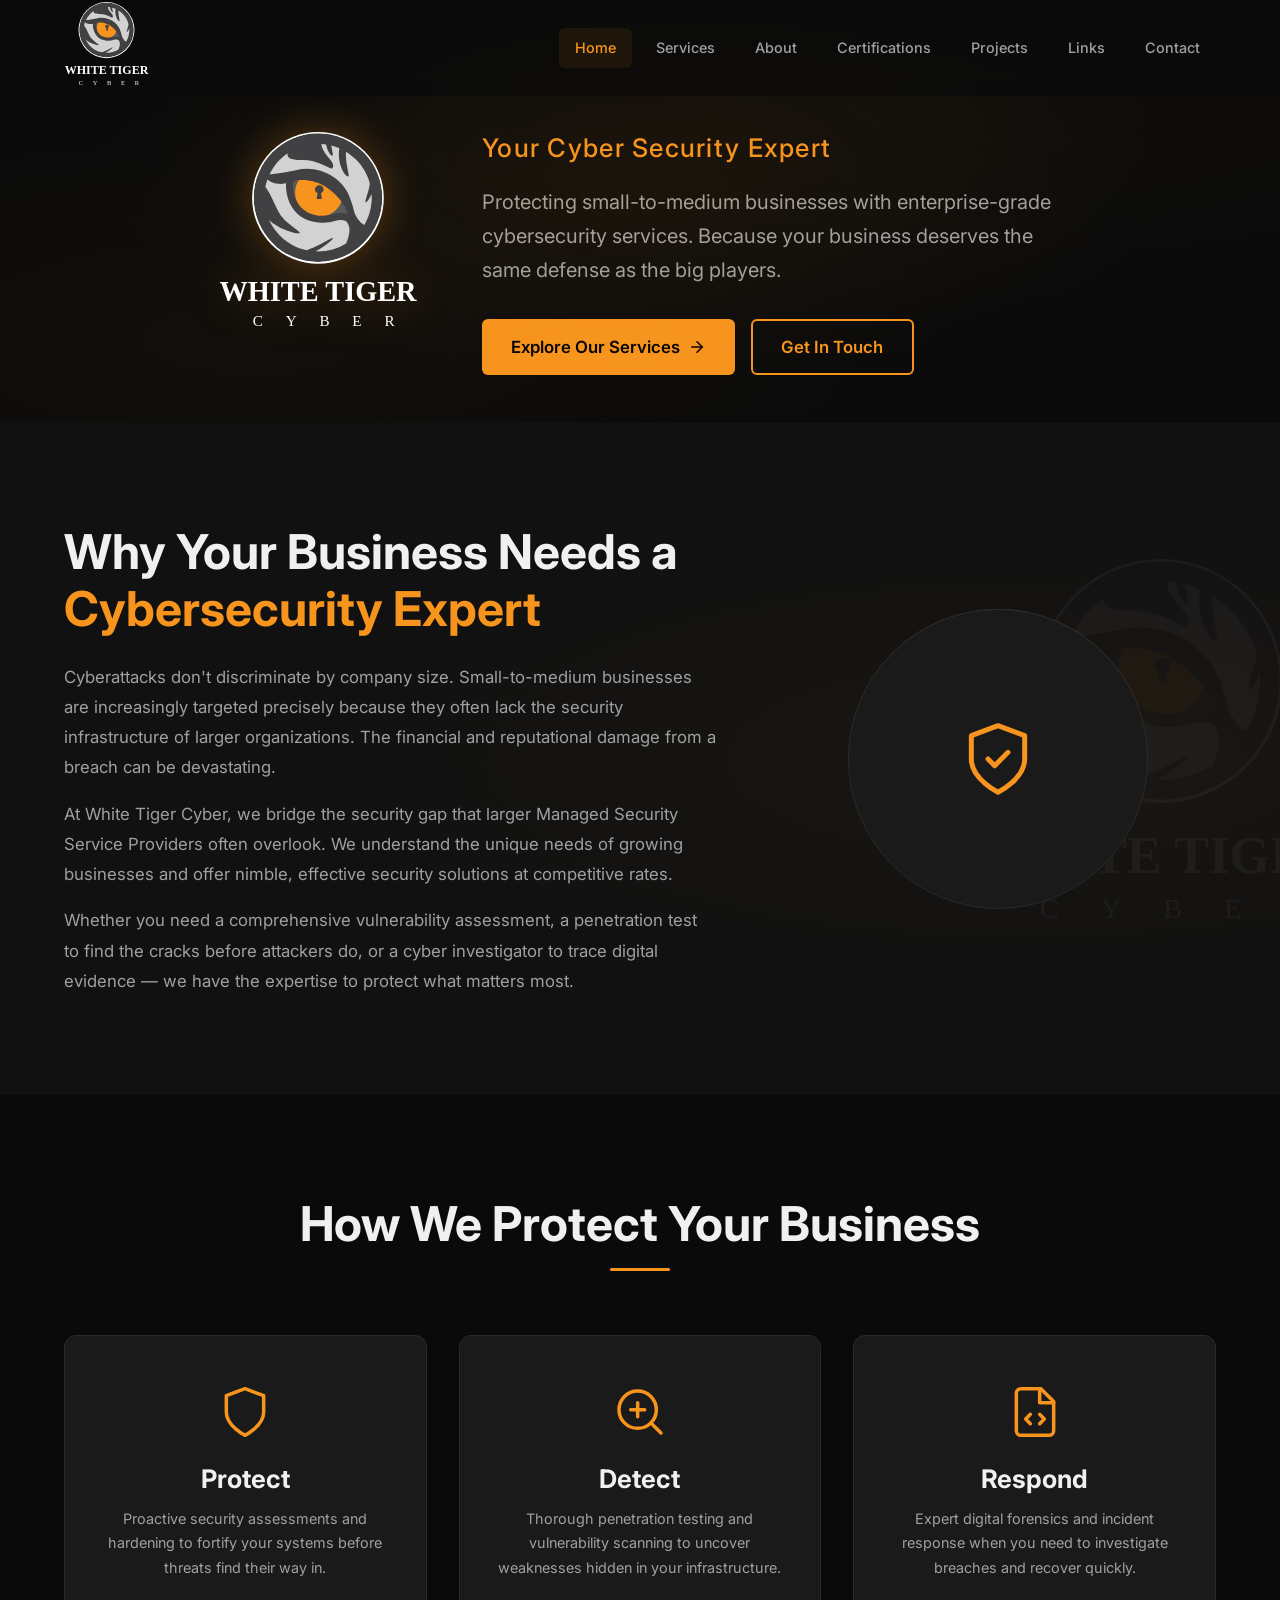
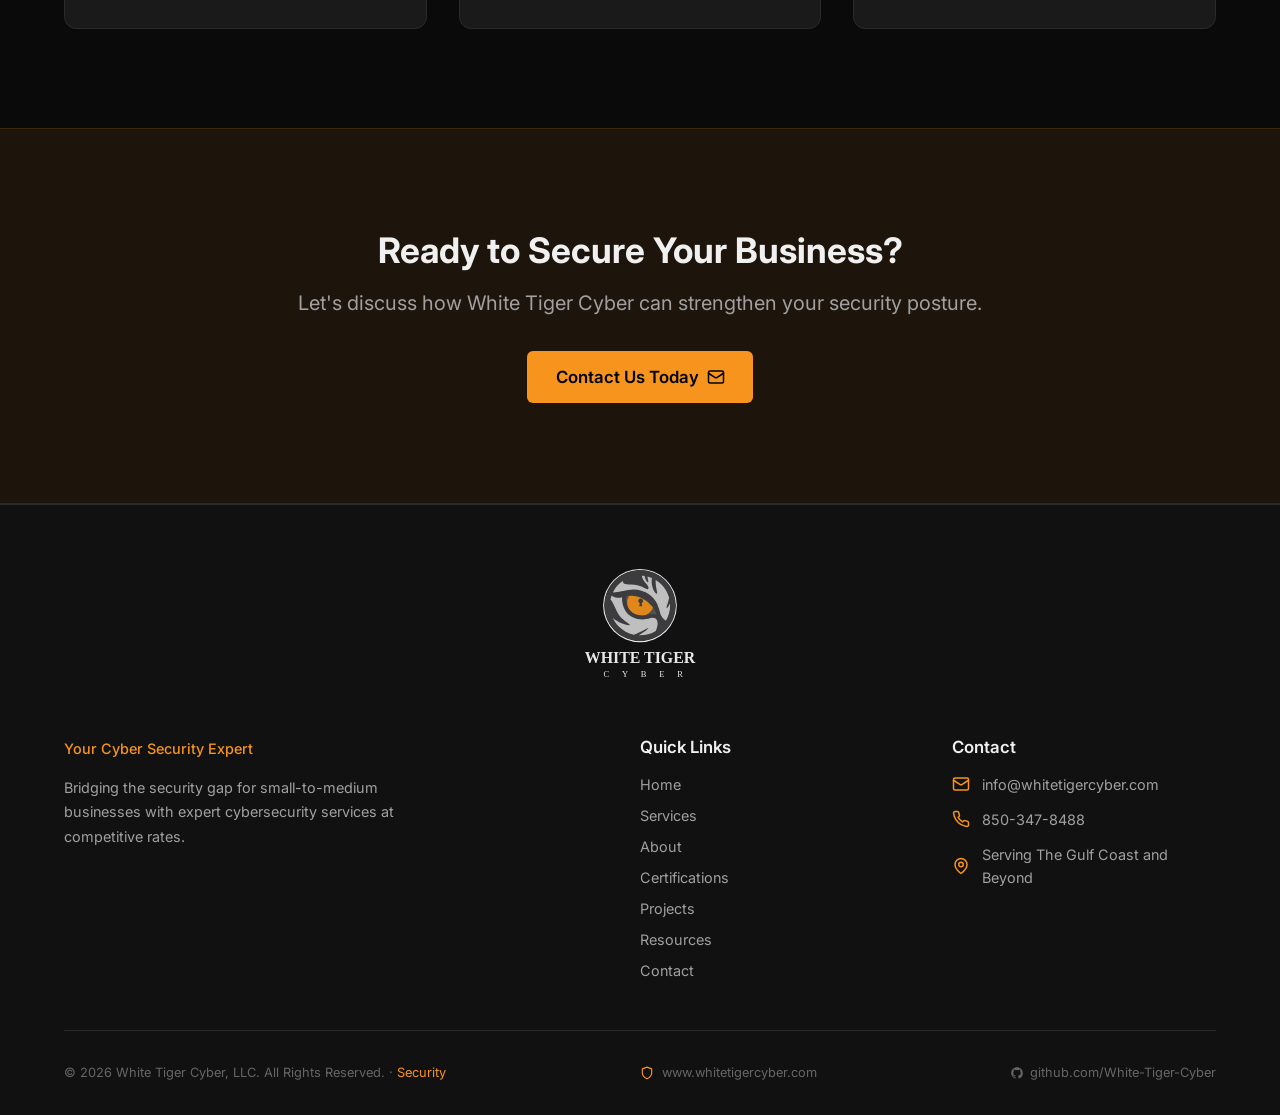
<file: index.html>
<!DOCTYPE html>
<html lang="en">
<head>
  <meta charset="UTF-8">
  <meta name="viewport" content="width=device-width, initial-scale=1.0">
  <title>White Tiger Cyber | Your Cyber Security Expert</title>
  <meta name="description" content="White Tiger Cyber provides expert cybersecurity services for small-to-medium businesses including vulnerability assessments, penetration testing, cyber investigations, and IT consulting.">
  <meta property="og:title" content="White Tiger Cyber | Your Cyber Security Expert">
  <meta property="og:description" content="Expert cybersecurity services for small-to-medium businesses. Vulnerability assessments, penetration testing, cyber investigations, and more.">
  <meta property="og:type" content="website">

  <!-- Fonts -->
  <link rel="preconnect" href="https://fonts.googleapis.com">
  <link rel="preconnect" href="https://fonts.gstatic.com" crossorigin>
  <link href="https://fonts.googleapis.com/css2?family=Inter:wght@400;500;600;700&display=swap" rel="stylesheet">

  <!-- Styles -->
  <link rel="stylesheet" href="/css/variables.css">
  <link rel="stylesheet" href="/css/reset.css">
  <link rel="stylesheet" href="/css/global.css">
  <link rel="stylesheet" href="/css/nav.css">
  <link rel="stylesheet" href="/css/footer.css">
  <link rel="stylesheet" href="/css/home.css">

  <!-- Prevent FOUC -->
  <style>
    body { background: #0a0a0a; color: #f0f0f0; }
    #nav-placeholder:empty { min-height: 96px; }
  </style>
</head>
<body>
  <a href="#main-content" class="skip-link">Skip to main content</a>

  <div id="nav-placeholder"></div>

  <main id="main-content">
    <!-- Hero -->
    <section class="hero">
      <img src="/images/WhiteTigerLightText.svg" alt="White Tiger Cyber" class="hero-logo fade-in">
      <div class="hero-text-group">
        <p class="hero-tagline fade-up">Your Cyber Security Expert</p>
        <p class="hero-subtitle fade-up">Protecting small-to-medium businesses with enterprise-grade cybersecurity services. Because your business deserves the same defense as the big players.</p>
        <div class="hero-cta fade-up">
          <a href="/services.html" class="btn btn-primary">Explore Our Services
            <svg xmlns="http://www.w3.org/2000/svg" width="18" height="18" viewBox="0 0 24 24" fill="none" stroke="currentColor" stroke-width="2" stroke-linecap="round" stroke-linejoin="round"><path d="M5 12h14"/><path d="m12 5 7 7-7 7"/></svg>
          </a>
          <a href="/contact.html" class="btn btn-outline">Get In Touch</a>
        </div>
      </div>
    </section>

    <!-- Why You Need Cybersecurity -->
    <section class="why-section section">
      <div class="container">
        <div class="why-grid">
          <div class="why-content fade-up">
            <h2>Why Your Business Needs a <span class="text-accent">Cybersecurity Expert</span></h2>
            <p>Cyberattacks don't discriminate by company size. Small-to-medium businesses are increasingly targeted precisely because they often lack the security infrastructure of larger organizations. The financial and reputational damage from a breach can be devastating.</p>
            <p>At White Tiger Cyber, we bridge the security gap that larger Managed Security Service Providers often overlook. We understand the unique needs of growing businesses and offer nimble, effective security solutions at competitive rates.</p>
            <p>Whether you need a comprehensive vulnerability assessment, a penetration test to find the cracks before attackers do, or a cyber investigator to trace digital evidence — we have the expertise to protect what matters most.</p>
          </div>
          <div class="why-visual fade-up">
            <div class="why-icon-container">
              <svg xmlns="http://www.w3.org/2000/svg" viewBox="0 0 24 24" fill="none" stroke="currentColor" stroke-width="1.5" stroke-linecap="round" stroke-linejoin="round"><path d="M12 22s8-4 8-10V5l-8-3-8 3v7c0 6 8 10 8 10z"/><path d="m9 12 2 2 4-4"/></svg>
            </div>
          </div>
        </div>
      </div>
    </section>

    <!-- Value Propositions -->
    <section class="value-props section">
      <div class="container">
        <div class="section-header fade-up">
          <h2>How We Protect Your Business</h2>
          <div class="accent-line"></div>
        </div>
        <div class="grid-3 stagger-group">
          <div class="card value-card fade-up">
            <svg class="value-icon" xmlns="http://www.w3.org/2000/svg" viewBox="0 0 24 24" fill="none" stroke="currentColor" stroke-width="1.5" stroke-linecap="round" stroke-linejoin="round"><path d="M12 22s8-4 8-10V5l-8-3-8 3v7c0 6 8 10 8 10z"/></svg>
            <h3>Protect</h3>
            <p>Proactive security assessments and hardening to fortify your systems before threats find their way in.</p>
          </div>
          <div class="card value-card fade-up">
            <svg class="value-icon" xmlns="http://www.w3.org/2000/svg" viewBox="0 0 24 24" fill="none" stroke="currentColor" stroke-width="1.5" stroke-linecap="round" stroke-linejoin="round"><circle cx="11" cy="11" r="8"/><path d="m21 21-4.3-4.3"/><path d="M11 8v6"/><path d="M8 11h6"/></svg>
            <h3>Detect</h3>
            <p>Thorough penetration testing and vulnerability scanning to uncover weaknesses hidden in your infrastructure.</p>
          </div>
          <div class="card value-card fade-up">
            <svg class="value-icon" xmlns="http://www.w3.org/2000/svg" viewBox="0 0 24 24" fill="none" stroke="currentColor" stroke-width="1.5" stroke-linecap="round" stroke-linejoin="round"><path d="M14.5 2H6a2 2 0 0 0-2 2v16a2 2 0 0 0 2 2h12a2 2 0 0 0 2-2V7.5L14.5 2z"/><polyline points="14 2 14 8 20 8"/><path d="m10 13-2 2 2 2"/><path d="m14 17 2-2-2-2"/></svg>
            <h3>Respond</h3>
            <p>Expert digital forensics and incident response when you need to investigate breaches and recover quickly.</p>
          </div>
        </div>
      </div>
    </section>

    <!-- CTA Banner -->
    <section class="cta-banner section">
      <div class="container fade-up">
        <h2>Ready to Secure Your Business?</h2>
        <p>Let's discuss how White Tiger Cyber can strengthen your security posture.</p>
        <a href="/contact.html" class="btn btn-primary">Contact Us Today
          <svg xmlns="http://www.w3.org/2000/svg" width="18" height="18" viewBox="0 0 24 24" fill="none" stroke="currentColor" stroke-width="2" stroke-linecap="round" stroke-linejoin="round"><rect width="20" height="16" x="2" y="4" rx="2"/><path d="m22 7-8.97 5.7a1.94 1.94 0 0 1-2.06 0L2 7"/></svg>
        </a>
      </div>
    </section>
  </main>

  <div id="footer-placeholder"></div>

  <script src="/js/nav.js"></script>
  <script src="/js/animations.js"></script>
  <script src="/js/components.js"></script>
</body>
</html>
</file>
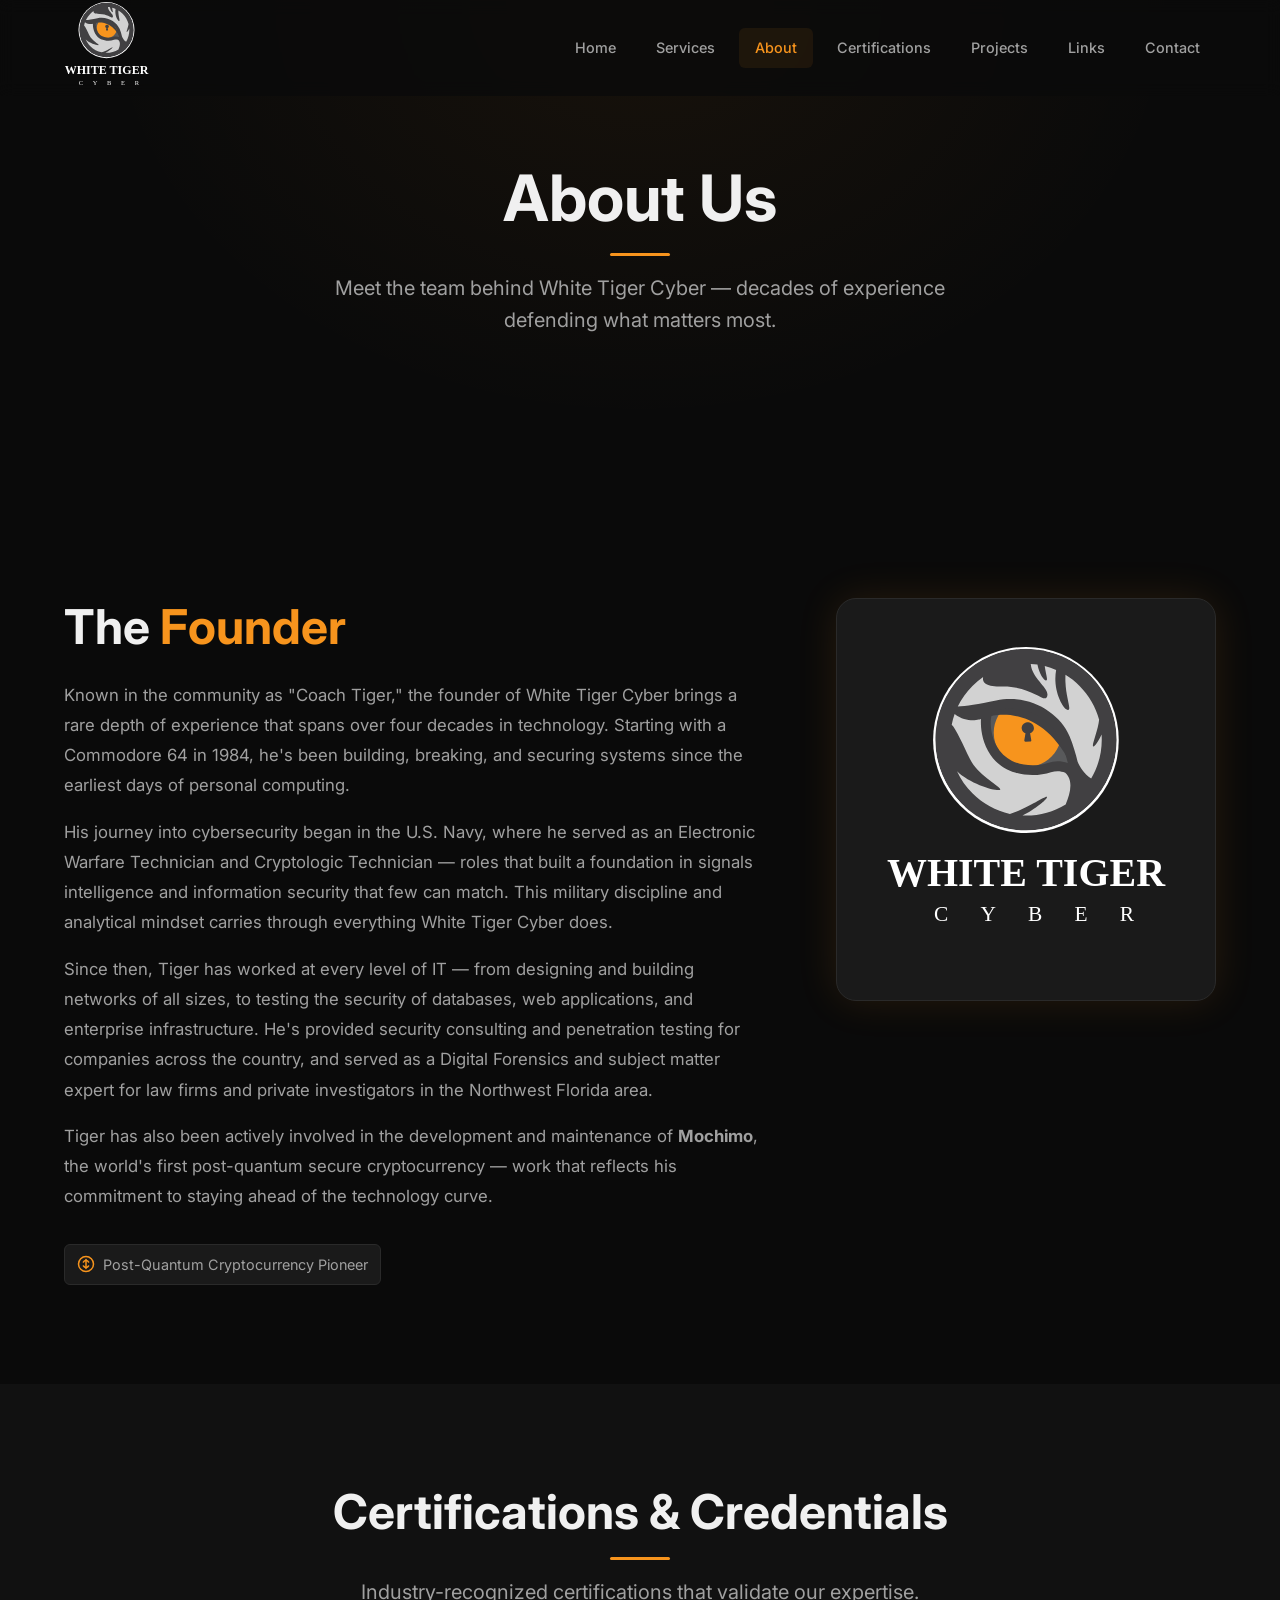
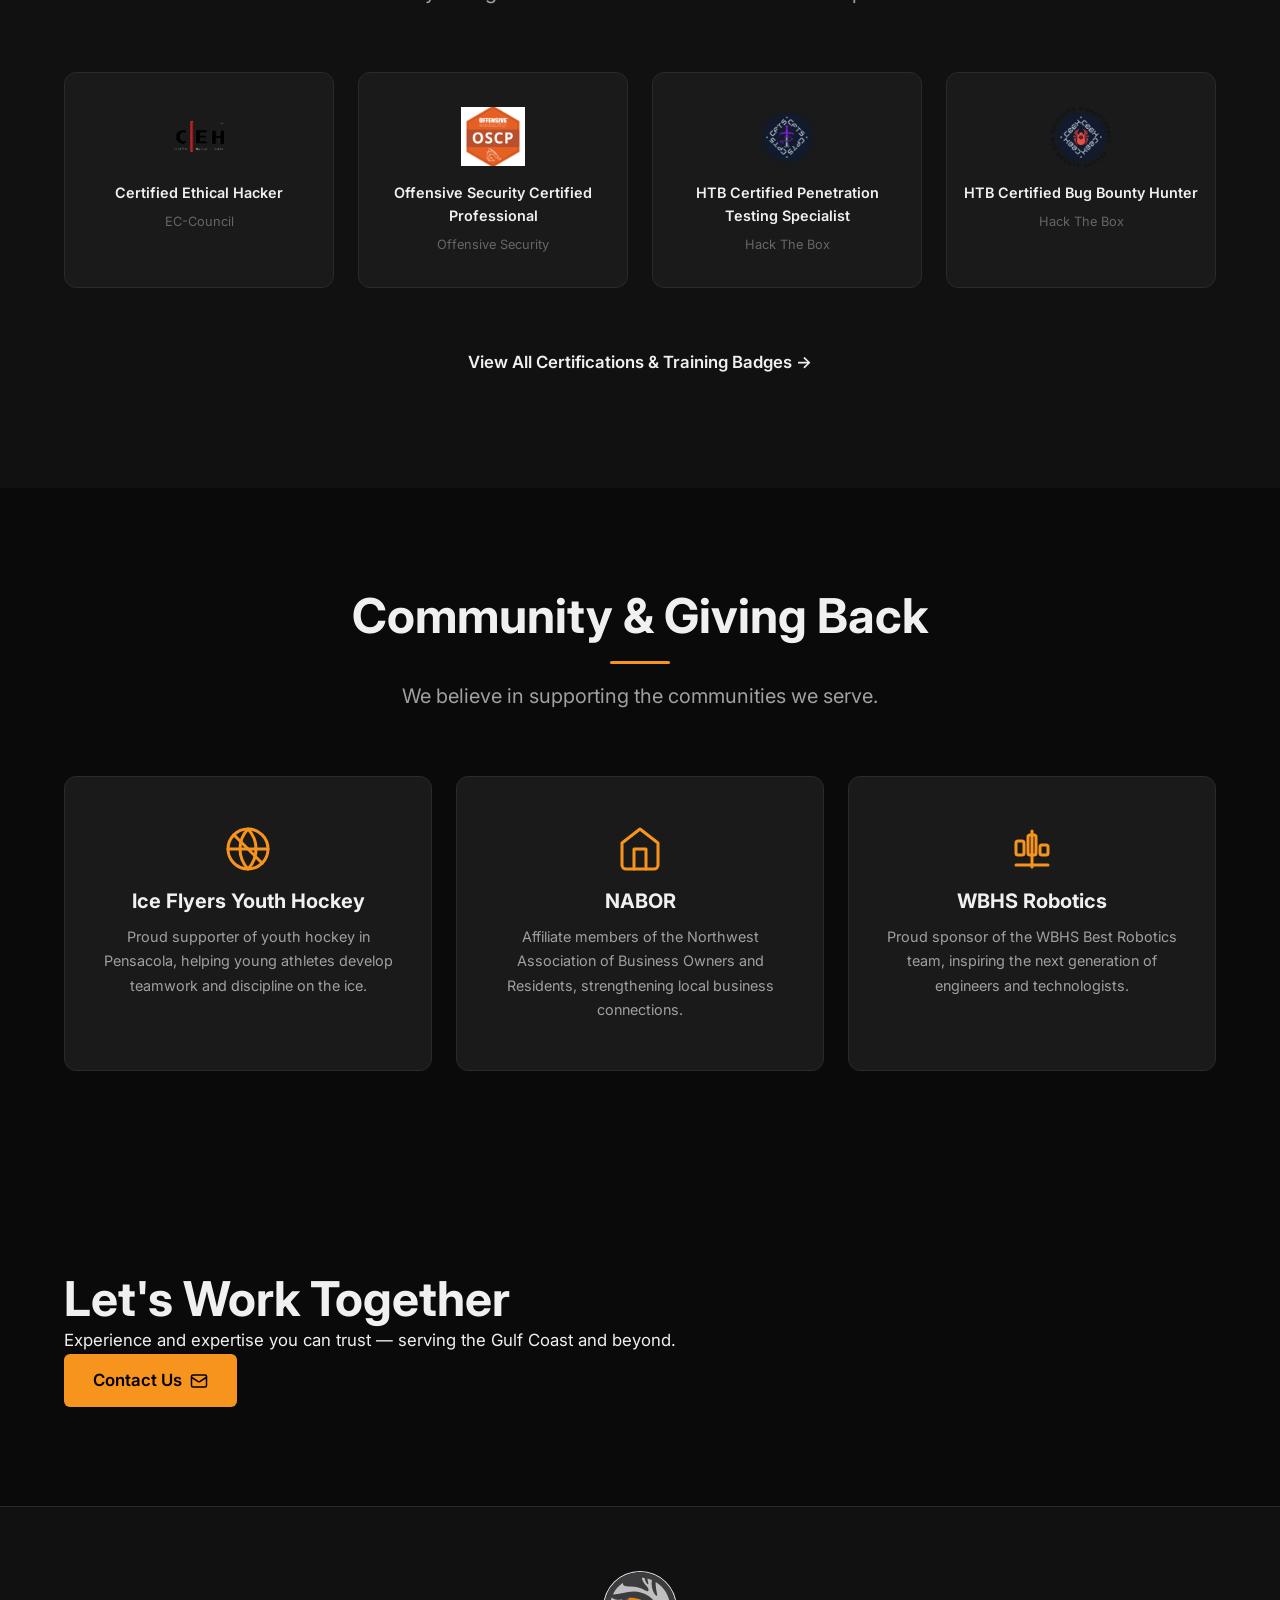
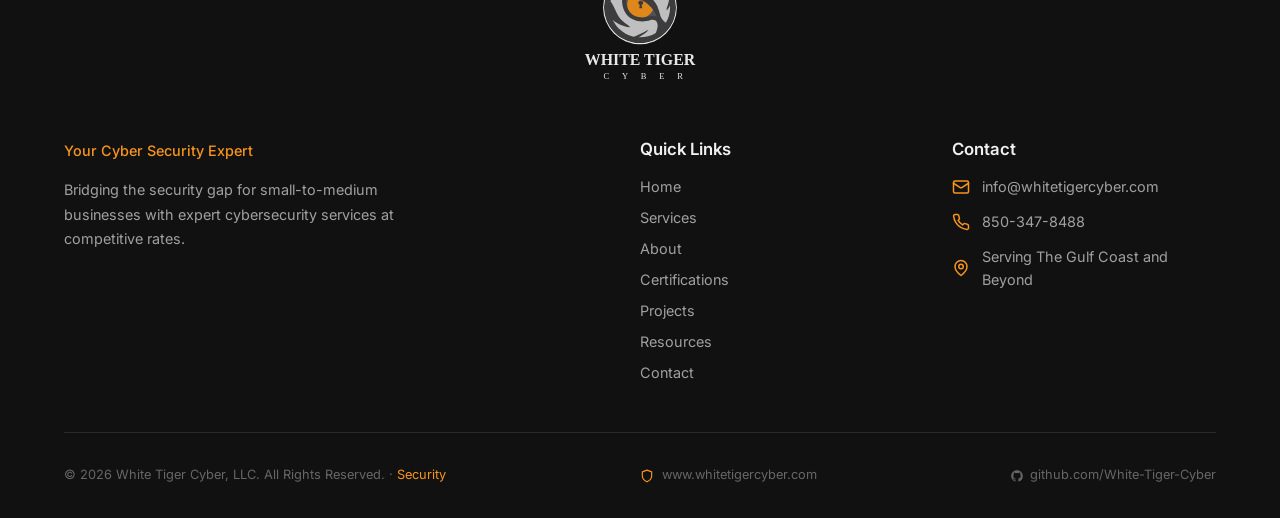
<file: about.html>
<!DOCTYPE html>
<html lang="en">
<head>
  <meta charset="UTF-8">
  <meta name="viewport" content="width=device-width, initial-scale=1.0">
  <title>About | White Tiger Cyber</title>
  <meta name="description" content="Meet the founder of White Tiger Cyber — decades of experience in cybersecurity, military intelligence, digital forensics, and blockchain technology.">

  <link rel="preconnect" href="https://fonts.googleapis.com">
  <link rel="preconnect" href="https://fonts.gstatic.com" crossorigin>
  <link href="https://fonts.googleapis.com/css2?family=Inter:wght@400;500;600;700&display=swap" rel="stylesheet">

  <link rel="stylesheet" href="/css/variables.css">
  <link rel="stylesheet" href="/css/reset.css">
  <link rel="stylesheet" href="/css/global.css">
  <link rel="stylesheet" href="/css/nav.css">
  <link rel="stylesheet" href="/css/footer.css">
  <link rel="stylesheet" href="/css/about.css">

  <style>
    body { background: #0a0a0a; color: #f0f0f0; }
    #nav-placeholder:empty { min-height: 96px; }
  </style>
</head>
<body>
  <a href="#main-content" class="skip-link">Skip to main content</a>
  <div id="nav-placeholder"></div>

  <main id="main-content">
    <!-- Page Header -->
    <section class="about-intro section">
      <div class="container">
        <div class="section-header fade-up">
          <h1>About Us</h1>
          <div class="accent-line"></div>
          <p>Meet the team behind White Tiger Cyber — decades of experience defending what matters most.</p>
        </div>
      </div>
    </section>

    <!-- Founder Bio -->
    <section class="section">
      <div class="container">
        <div class="founder-grid">
          <div class="founder-text fade-up">
            <h2>The <span class="text-accent">Founder</span></h2>
            <p>Known in the community as "Coach Tiger," the founder of White Tiger Cyber brings a rare depth of experience that spans over four decades in technology. Starting with a Commodore 64 in 1984, he's been building, breaking, and securing systems since the earliest days of personal computing.</p>
            <p>His journey into cybersecurity began in the U.S. Navy, where he served as an Electronic Warfare Technician and Cryptologic Technician — roles that built a foundation in signals intelligence and information security that few can match. This military discipline and analytical mindset carries through everything White Tiger Cyber does.</p>
            <p>Since then, Tiger has worked at every level of IT — from designing and building networks of all sizes, to testing the security of databases, web applications, and enterprise infrastructure. He's provided security consulting and penetration testing for companies across the country, and served as a Digital Forensics and subject matter expert for law firms and private investigators in the Northwest Florida area.</p>
            <p>Tiger has also been actively involved in the development and maintenance of <strong>Mochimo</strong>, the world's first post-quantum secure cryptocurrency — work that reflects his commitment to staying ahead of the technology curve.</p>
            <div class="mochimo-badge">
              <svg xmlns="http://www.w3.org/2000/svg" viewBox="0 0 24 24" fill="none" stroke="currentColor" stroke-width="2" stroke-linecap="round" stroke-linejoin="round"><circle cx="12" cy="12" r="10"/><path d="M12 6v12"/><path d="M15.5 9.4a4 4 0 0 0-7 0"/><path d="M8.5 14.6a4 4 0 0 0 7 0"/></svg>
              Post-Quantum Cryptocurrency Pioneer
            </div>
          </div>
          <div class="founder-visual fade-up">
            <div class="founder-logo-wrap">
              <img src="/images/WhiteTigerLightText.svg" alt="White Tiger Cyber logo">
            </div>
          </div>
        </div>
      </div>
    </section>

    <!-- Certifications Preview -->
    <section class="certs-section section">
      <div class="container">
        <div class="section-header fade-up">
          <h2>Certifications &amp; Credentials</h2>
          <div class="accent-line"></div>
          <p>Industry-recognized certifications that validate our expertise.</p>
        </div>

        <div class="certs-grid stagger-group">
          <div class="card cert-card fade-up">
            <img src="/images/certs/ceh.png" alt="CEH Badge" style="width:64px;height:64px;object-fit:contain;margin-bottom:var(--space-sm)">
            <div class="cert-name">Certified Ethical Hacker</div>
            <div class="cert-issuer">EC-Council</div>
          </div>
          <div class="card cert-card fade-up">
            <img src="/images/certs/oscp.png" alt="OSCP Badge" style="width:64px;height:64px;object-fit:contain;margin-bottom:var(--space-sm)">
            <div class="cert-name">Offensive Security Certified Professional</div>
            <div class="cert-issuer">Offensive Security</div>
          </div>
          <div class="card cert-card fade-up">
            <img src="/images/certs/htb-cpts.png" alt="HTB CPTS" style="width:64px;height:64px;object-fit:contain;margin-bottom:var(--space-sm)">
            <div class="cert-name">HTB Certified Penetration Testing Specialist</div>
            <div class="cert-issuer">Hack The Box</div>
          </div>
          <div class="card cert-card fade-up">
            <img src="/images/certs/htb-cbbh.png" alt="HTB CBBH" style="width:64px;height:64px;object-fit:contain;margin-bottom:var(--space-sm)">
            <div class="cert-name">HTB Certified Bug Bounty Hunter</div>
            <div class="cert-issuer">Hack The Box</div>
          </div>
        </div>

        <div class="fade-up" style="text-align:center;margin-top:var(--space-2xl)">
          <a href="/certifications.html" class="btn btn-secondary">
            View All Certifications &amp; Training Badges →
          </a>
        </div>
      </div>
    </section>

    <!-- Community -->
    <section class="section">
      <div class="container">
        <div class="section-header fade-up">
          <h2>Community & Giving Back</h2>
          <div class="accent-line"></div>
          <p>We believe in supporting the communities we serve.</p>
        </div>

        <div class="community-grid stagger-group">
          <div class="card community-card fade-up">
            <svg class="community-icon" xmlns="http://www.w3.org/2000/svg" viewBox="0 0 24 24" fill="none" stroke="currentColor" stroke-width="1.5" stroke-linecap="round" stroke-linejoin="round"><circle cx="12" cy="12" r="10"/><path d="m4.9 4.9 14.2 14.2"/><path d="M12 2a14.5 14.5 0 0 0 0 20 14.5 14.5 0 0 0 0-20"/><path d="M2 12h20"/></svg>
            <h3>Ice Flyers Youth Hockey</h3>
            <p>Proud supporter of youth hockey in Pensacola, helping young athletes develop teamwork and discipline on the ice.</p>
          </div>
          <div class="card community-card fade-up">
            <svg class="community-icon" xmlns="http://www.w3.org/2000/svg" viewBox="0 0 24 24" fill="none" stroke="currentColor" stroke-width="1.5" stroke-linecap="round" stroke-linejoin="round"><path d="m3 9 9-7 9 7v11a2 2 0 0 1-2 2H5a2 2 0 0 1-2-2z"/><polyline points="9 22 9 12 15 12 15 22"/></svg>
            <h3>NABOR</h3>
            <p>Affiliate members of the Northwest Association of Business Owners and Residents, strengthening local business connections.</p>
          </div>
          <div class="card community-card fade-up">
            <svg class="community-icon" xmlns="http://www.w3.org/2000/svg" viewBox="0 0 24 24" fill="none" stroke="currentColor" stroke-width="1.5" stroke-linecap="round" stroke-linejoin="round"><path d="M12 3v18"/><rect x="4" y="8" width="4" height="7" rx="1"/><rect x="10" y="5" width="4" height="10" rx="1"/><rect x="16" y="10" width="4" height="5" rx="1"/><path d="M4 20h16"/></svg>
            <h3>WBHS Robotics</h3>
            <p>Proud sponsor of the WBHS Best Robotics team, inspiring the next generation of engineers and technologists.</p>
          </div>
        </div>
      </div>
    </section>

    <!-- CTA -->
    <section class="cta-banner section">
      <div class="container fade-up">
        <h2>Let's Work Together</h2>
        <p>Experience and expertise you can trust — serving the Gulf Coast and beyond.</p>
        <a href="/contact.html" class="btn btn-primary">Contact Us
          <svg xmlns="http://www.w3.org/2000/svg" width="18" height="18" viewBox="0 0 24 24" fill="none" stroke="currentColor" stroke-width="2" stroke-linecap="round" stroke-linejoin="round"><rect width="20" height="16" x="2" y="4" rx="2"/><path d="m22 7-8.97 5.7a1.94 1.94 0 0 1-2.06 0L2 7"/></svg>
        </a>
      </div>
    </section>
  </main>

  <div id="footer-placeholder"></div>

  <script src="/js/nav.js"></script>
  <script src="/js/animations.js"></script>
  <script src="/js/components.js"></script>
</body>
</html>
</file>
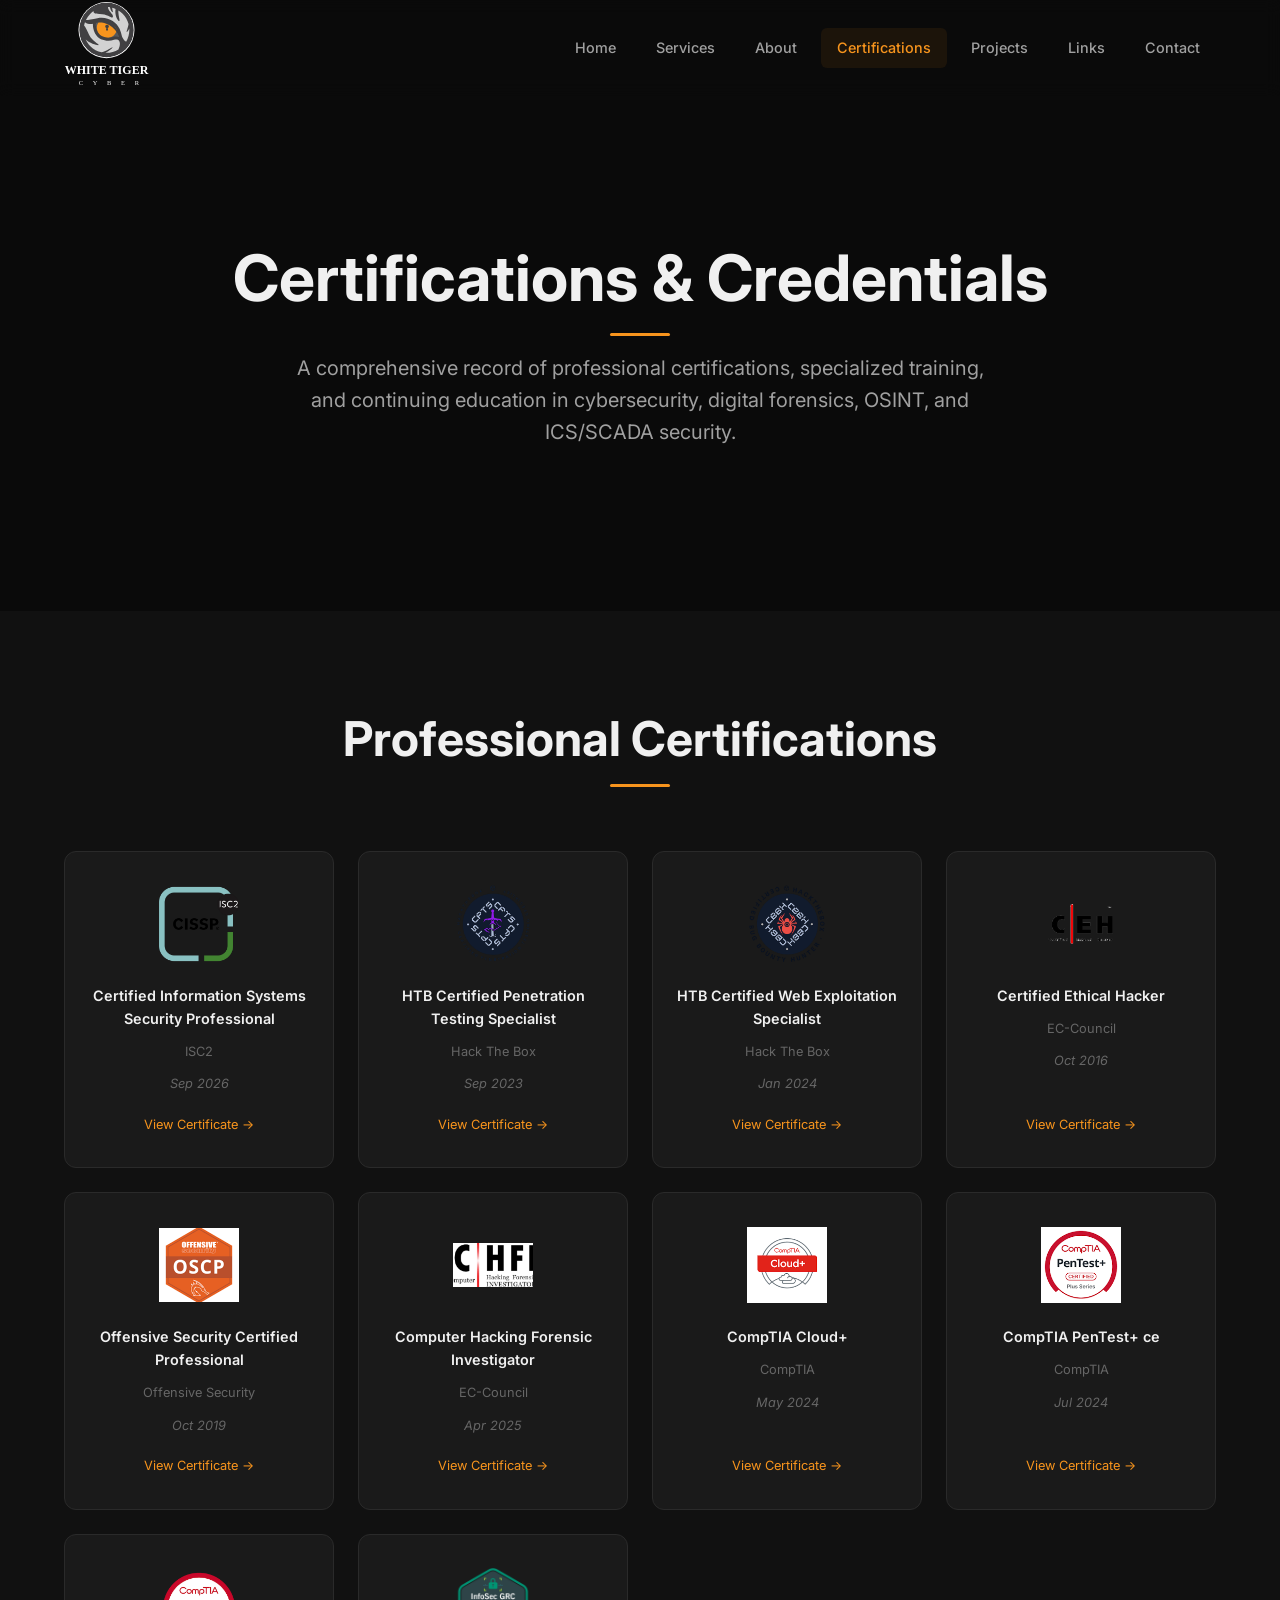
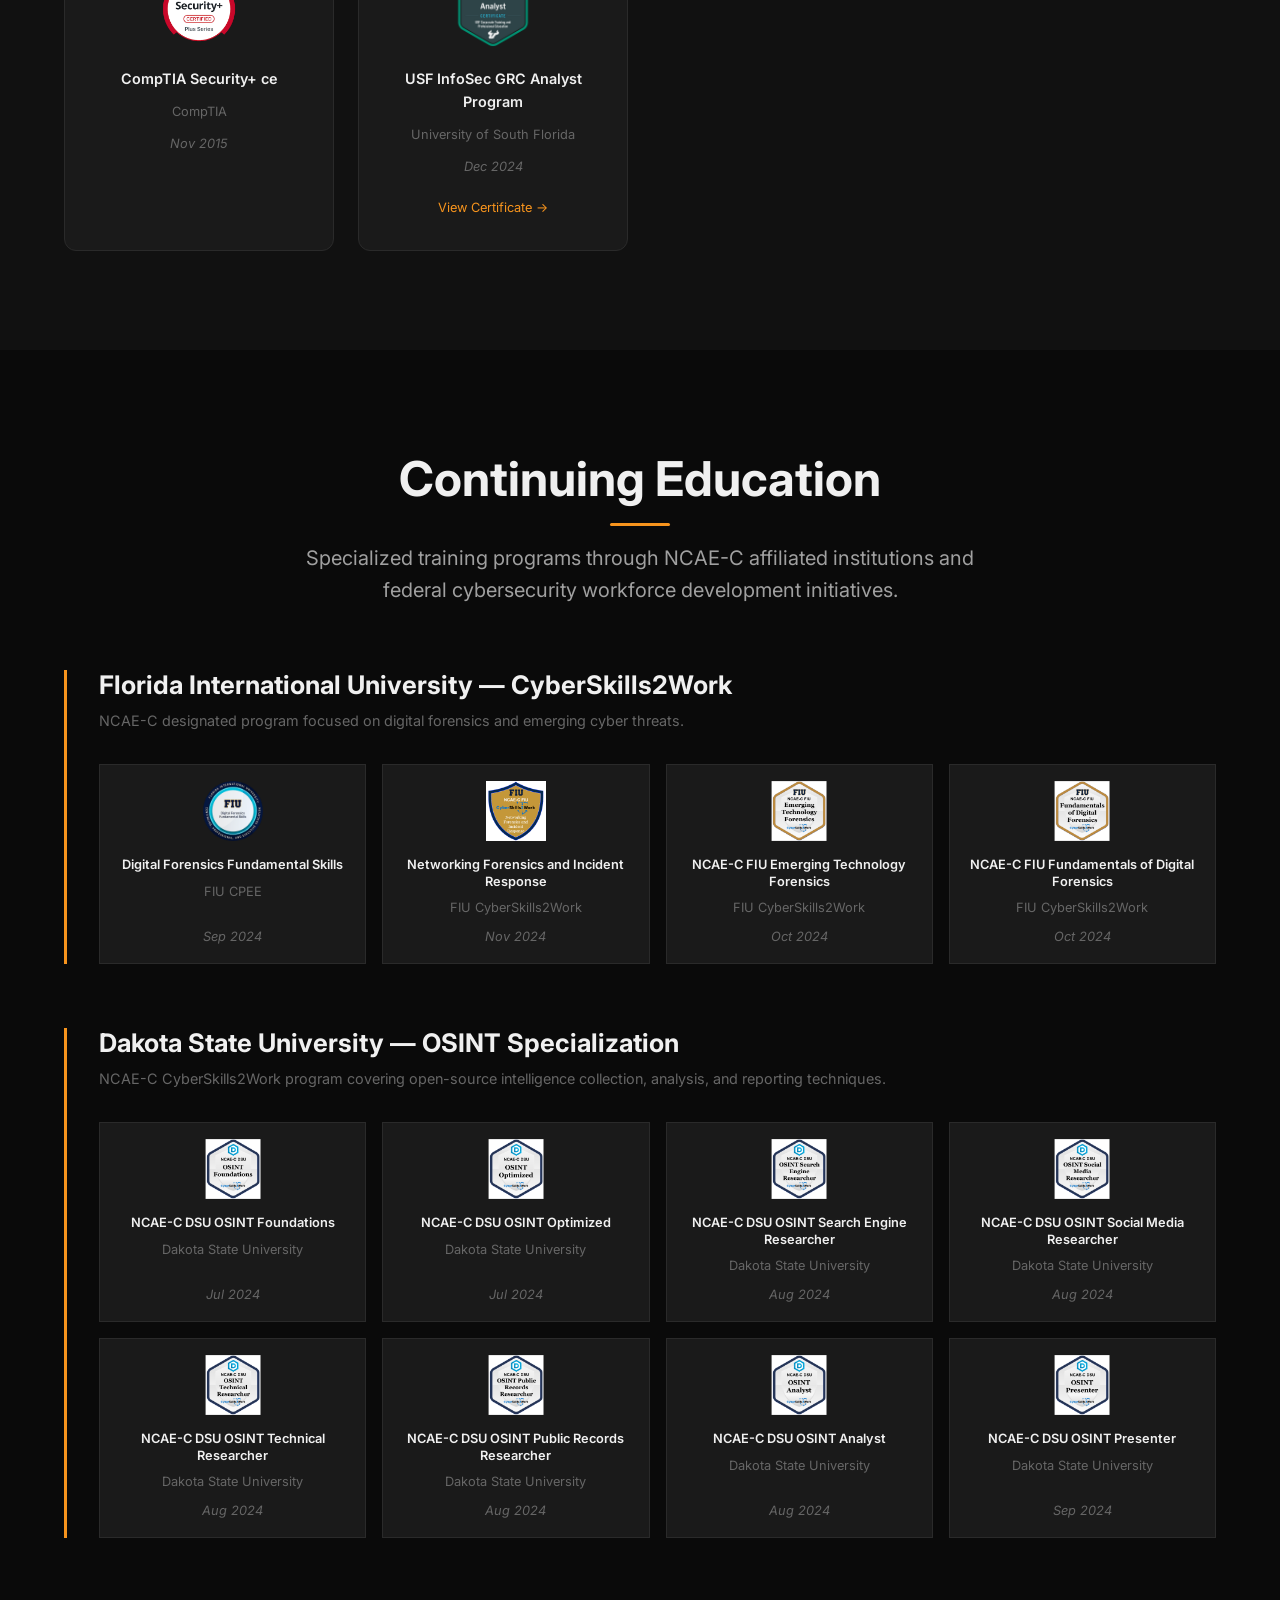
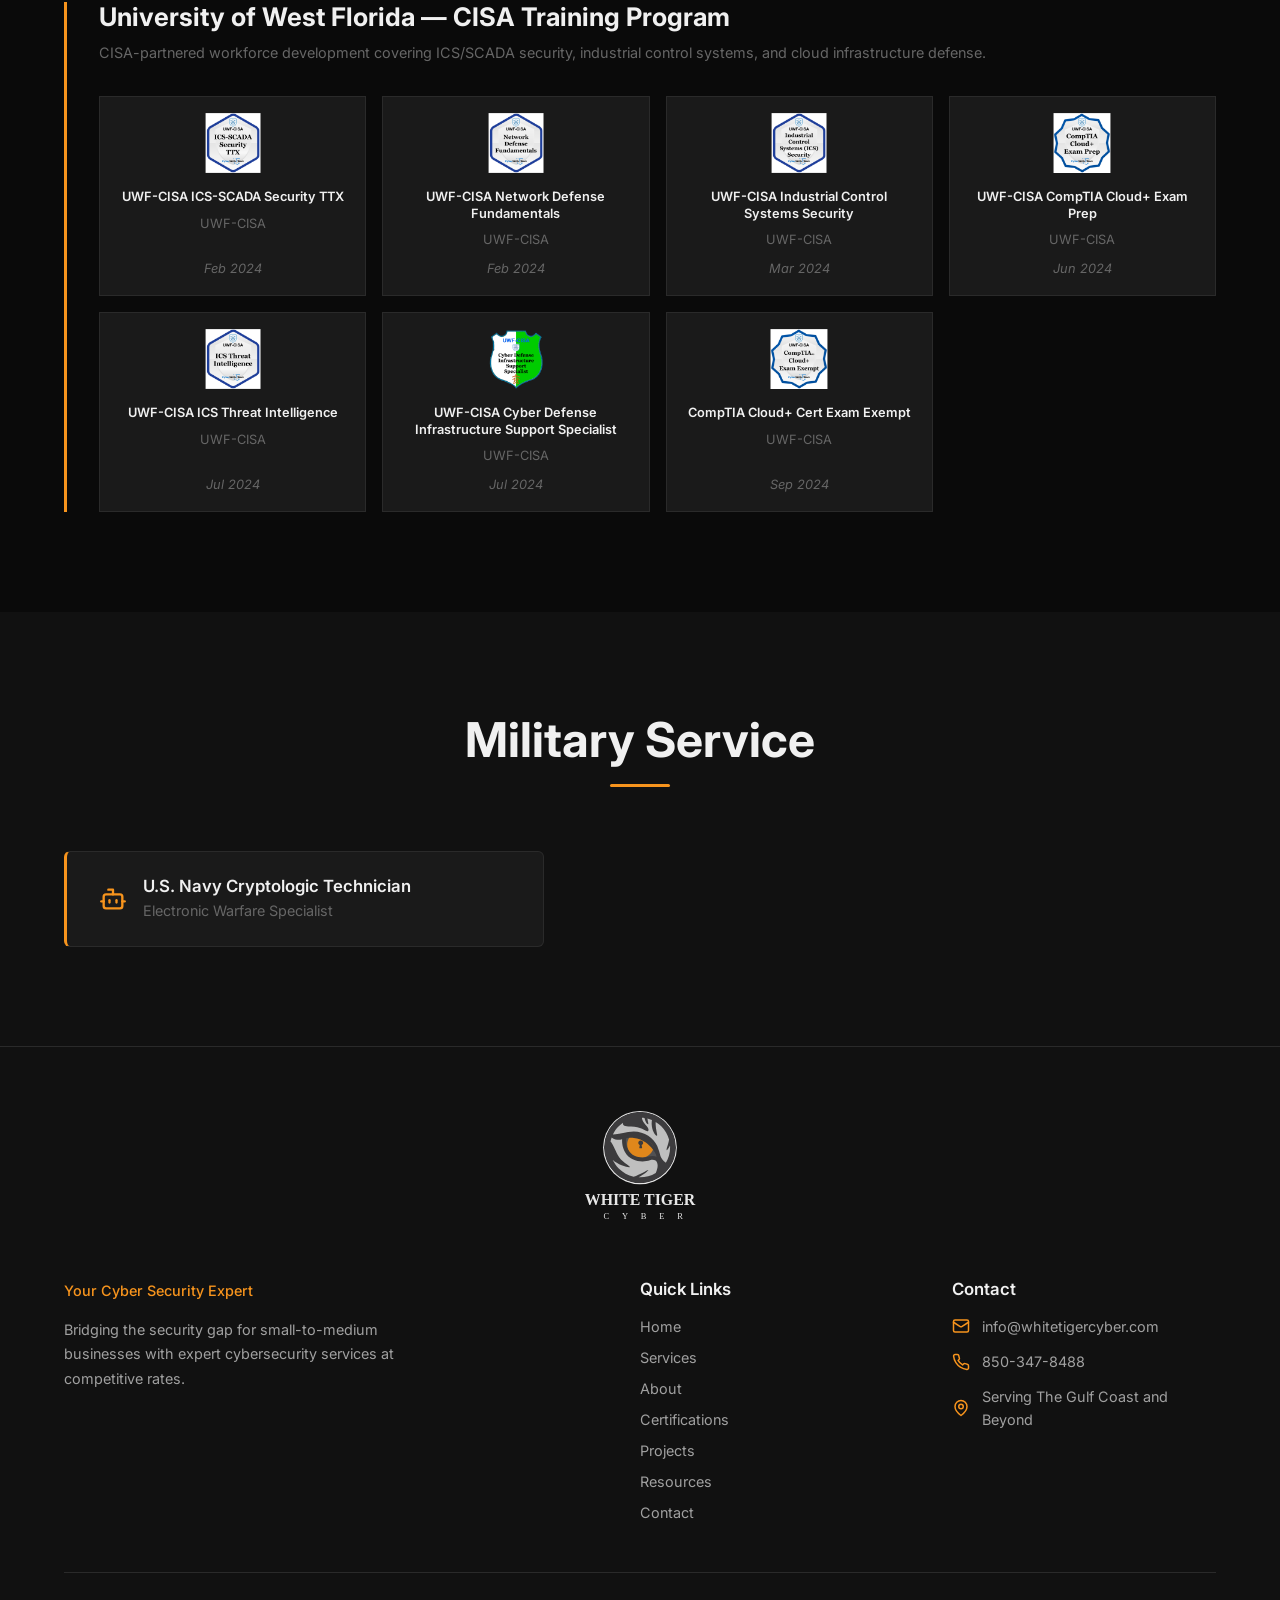
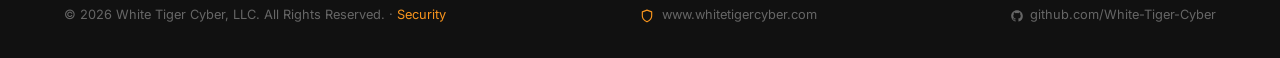
<file: certifications.html>
<!DOCTYPE html>
<html lang="en">
<head>
  <meta charset="UTF-8">
  <meta name="viewport" content="width=device-width, initial-scale=1.0">
  <title>Certifications & Credentials | White Tiger Cyber</title>
  <meta name="description" content="Professional certifications and credentials held by White Tiger Cyber — including HTB CPTS, CEH, OSCP, CHFI, CompTIA, and continuing education in digital forensics, OSINT, and ICS security.">
  <meta property="og:title" content="Certifications & Credentials | White Tiger Cyber">
  <meta property="og:description" content="Industry-recognized certifications validating our cybersecurity expertise.">
  <meta property="og:type" content="website">
  <link rel="icon" href="/images/favicon.ico">
  <link rel="preconnect" href="https://fonts.googleapis.com">
  <link rel="preconnect" href="https://fonts.gstatic.com" crossorigin>
  <link href="https://fonts.googleapis.com/css2?family=Inter:wght@400;500;600;700;800&display=swap" rel="stylesheet">
  <link rel="stylesheet" href="/css/variables.css">
  <link rel="stylesheet" href="/css/reset.css">
  <link rel="stylesheet" href="/css/global.css">
  <link rel="stylesheet" href="/css/nav.css">
  <link rel="stylesheet" href="/css/footer.css">
  <link rel="stylesheet" href="/css/certifications.css">
  <style>
    #nav-placeholder { min-height: 96px; }
  </style>
</head>
<body>
  <div id="nav-placeholder"></div>

  <main>

    <!-- Page Header -->
    <section class="section" style="padding-top: calc(var(--nav-height) + var(--space-2xl));">
      <div class="container">
        <div class="section-header fade-up">
          <h1>Certifications &amp; Credentials</h1>
          <div class="accent-line"></div>
          <p class="certs-page-intro">A comprehensive record of professional certifications, specialized training, and continuing education in cybersecurity, digital forensics, OSINT, and ICS/SCADA security.</p>
        </div>
      </div>
    </section>

    <!-- Flagship Certifications -->
    <section class="flagship-section section">
      <div class="container">
        <div class="section-header fade-up">
          <h2>Professional Certifications</h2>
          <div class="accent-line"></div>
        </div>
        <div class="flagship-grid stagger-group">

          <div class="card flagship-card fade-up">
            <img src="/images/certs/cissp.png" alt="CISSP Badge" class="flagship-badge-img">
            <div class="flagship-name">Certified Information Systems Security Professional</div>
            <div class="flagship-issuer">ISC2</div>
            <div class="flagship-date">Sep 2026</div>
            <a href="/images/certs/cissp.pdf" target="_blank" rel="noopener" class="flagship-cert-link">View Certificate →</a>
          </div>

          <div class="card flagship-card fade-up">
            <img src="/images/certs/htb-cpts.png" alt="HTB CPTS Badge" class="flagship-badge-img">
            <div class="flagship-name">HTB Certified Penetration Testing Specialist</div>
            <div class="flagship-issuer">Hack The Box</div>
            <div class="flagship-date">Sep 2023</div>
            <a href="/images/certs/htb-cpts-certificate.pdf" target="_blank" rel="noopener" class="flagship-cert-link">View Certificate →</a>
          </div>

          <div class="card flagship-card fade-up">
            <img src="/images/certs/htb-cbbh.png" alt="HTB CWES Badge" class="flagship-badge-img">
            <div class="flagship-name">HTB Certified Web Exploitation Specialist</div>
            <div class="flagship-issuer">Hack The Box</div>
            <div class="flagship-date">Jan 2024</div>
            <a href="/images/certs/htb-cwes-certificate.pdf" target="_blank" rel="noopener" class="flagship-cert-link">View Certificate →</a>
          </div>

          <div class="card flagship-card fade-up">
            <img src="/images/certs/ceh.png" alt="CEH Badge" class="flagship-badge-img">
            <div class="flagship-name">Certified Ethical Hacker</div>
            <div class="flagship-issuer">EC-Council</div>
            <div class="flagship-date">Oct 2016</div>
            <a href="/images/certs/ECC-CEH-Certificate.pdf" target="_blank" rel="noopener" class="flagship-cert-link">View Certificate →</a>
          </div>

          <div class="card flagship-card fade-up">
            <img src="/images/certs/oscp.png" alt="OSCP Badge" class="flagship-badge-img">
            <div class="flagship-name">Offensive Security Certified Professional</div>
            <div class="flagship-issuer">Offensive Security</div>
            <div class="flagship-date">Oct 2019</div>
            <a href="/images/certs/oscp-certificate.pdf" target="_blank" rel="noopener" class="flagship-cert-link">View Certificate →</a>
          </div>

          <div class="card flagship-card fade-up">
            <img src="/images/certs/chfi.png" alt="CHFI Badge" class="flagship-badge-img">
            <div class="flagship-name">Computer Hacking Forensic Investigator</div>
            <div class="flagship-issuer">EC-Council</div>
            <div class="flagship-date">Apr 2025</div>
            <a href="/images/certs/ecc-chfi-certificate.pdf" target="_blank" rel="noopener" class="flagship-cert-link">View Certificate →</a>
          </div>

          <div class="card flagship-card fade-up">
            <img src="/images/certs/cloud-plus.png" alt="CompTIA Cloud+ Badge" class="flagship-badge-img">
            <div class="flagship-name">CompTIA Cloud+</div>
            <div class="flagship-issuer">CompTIA</div>
            <div class="flagship-date">May 2024</div>
            <a href="/images/certs/comptia-cloud-plus-certificate.pdf" target="_blank" rel="noopener" class="flagship-cert-link">View Certificate →</a>
          </div>

          <div class="card flagship-card fade-up">
            <img src="/images/certs/pentest-plus.png" alt="CompTIA PenTest+ Badge" class="flagship-badge-img">
            <div class="flagship-name">CompTIA PenTest+ ce</div>
            <div class="flagship-issuer">CompTIA</div>
            <div class="flagship-date">Jul 2024</div>
            <a href="/images/certs/comptia-pentest-plus-certificate.pdf" target="_blank" rel="noopener" class="flagship-cert-link">View Certificate →</a>
          </div>

          <div class="card flagship-card fade-up">
            <img src="/images/certs/comptia-security-ce-certification.png" alt="CompTIA Security+ Badge" class="flagship-badge-img">
            <div class="flagship-name">CompTIA Security+ ce</div>
            <div class="flagship-issuer">CompTIA</div>
            <div class="flagship-date">Nov 2015</div>
          </div>

          <div class="card flagship-card fade-up">
            <img src="/images/certs/usf-infosec-grc.png" alt="USF InfoSec GRC Analyst Badge" class="flagship-badge-img">
            <div class="flagship-name">USF InfoSec GRC Analyst Program</div>
            <div class="flagship-issuer">University of South Florida</div>
            <div class="flagship-date">Dec 2024</div>
            <a href="/images/certs/usf-infosec-grc-certificate.pdf" target="_blank" rel="noopener" class="flagship-cert-link">View Certificate →</a>
          </div>

        </div>
      </div>
    </section>

    <!-- Continuing Education -->
    <section class="edu-section section">
      <div class="container">
        <div class="section-header fade-up">
          <h2>Continuing Education</h2>
          <div class="accent-line"></div>
          <p>Specialized training programs through NCAE-C affiliated institutions and federal cybersecurity workforce development initiatives.</p>
        </div>

        <div class="edu-groups">

          <!-- FIU CyberSkills2Work -->
          <div class="edu-group fade-up">
            <div class="edu-group-header">
              <h3>Florida International University — CyberSkills2Work</h3>
              <p>NCAE-C designated program focused on digital forensics and emerging cyber threats.</p>
            </div>
            <div class="edu-grid stagger-group">
              <div class="edu-badge-item fade-up">
                <img src="/images/certs/digital-forensics-fundamental-skills.png" alt="Digital Forensics Fundamental Skills" class="edu-badge-img">
                <div class="edu-badge-name">Digital Forensics Fundamental Skills</div>
                <div class="edu-badge-issuer">FIU CPEE</div>
                <div class="edu-badge-date">Sep 2024</div>
              </div>
              <div class="edu-badge-item fade-up">
                <img src="/images/certs/fiu-networking-forensics-incident-response.png" alt="Networking Forensics and Incident Response" class="edu-badge-img">
                <div class="edu-badge-name">Networking Forensics and Incident Response</div>
                <div class="edu-badge-issuer">FIU CyberSkills2Work</div>
                <div class="edu-badge-date">Nov 2024</div>
              </div>
              <div class="edu-badge-item fade-up">
                <img src="/images/certs/fiu-emerging-technology-forensics.png" alt="Emerging Technology Forensics" class="edu-badge-img">
                <div class="edu-badge-name">NCAE-C FIU Emerging Technology Forensics</div>
                <div class="edu-badge-issuer">FIU CyberSkills2Work</div>
                <div class="edu-badge-date">Oct 2024</div>
              </div>
              <div class="edu-badge-item fade-up">
                <img src="/images/certs/fiu-fundamentals-of-digital-forensics.png" alt="Fundamentals of Digital Forensics" class="edu-badge-img">
                <div class="edu-badge-name">NCAE-C FIU Fundamentals of Digital Forensics</div>
                <div class="edu-badge-issuer">FIU CyberSkills2Work</div>
                <div class="edu-badge-date">Oct 2024</div>
              </div>
            </div>
          </div>

          <!-- DSU OSINT Series -->
          <div class="edu-group fade-up">
            <div class="edu-group-header">
              <h3>Dakota State University — OSINT Specialization</h3>
              <p>NCAE-C CyberSkills2Work program covering open-source intelligence collection, analysis, and reporting techniques.</p>
            </div>
            <div class="edu-grid stagger-group">
              <div class="edu-badge-item fade-up">
                <img src="/images/certs/dsu-osint-foundations.png" alt="OSINT Foundations" class="edu-badge-img">
                <div class="edu-badge-name">NCAE-C DSU OSINT Foundations</div>
                <div class="edu-badge-issuer">Dakota State University</div>
                <div class="edu-badge-date">Jul 2024</div>
              </div>
              <div class="edu-badge-item fade-up">
                <img src="/images/certs/dsu-osint-optimized.png" alt="OSINT Optimized" class="edu-badge-img">
                <div class="edu-badge-name">NCAE-C DSU OSINT Optimized</div>
                <div class="edu-badge-issuer">Dakota State University</div>
                <div class="edu-badge-date">Jul 2024</div>
              </div>
              <div class="edu-badge-item fade-up">
                <img src="/images/certs/dsu-osint-search-engine-researcher.png" alt="OSINT Search Engine Researcher" class="edu-badge-img">
                <div class="edu-badge-name">NCAE-C DSU OSINT Search Engine Researcher</div>
                <div class="edu-badge-issuer">Dakota State University</div>
                <div class="edu-badge-date">Aug 2024</div>
              </div>
              <div class="edu-badge-item fade-up">
                <img src="/images/certs/dsu-osint-social-media-researcher.png" alt="OSINT Social Media Researcher" class="edu-badge-img">
                <div class="edu-badge-name">NCAE-C DSU OSINT Social Media Researcher</div>
                <div class="edu-badge-issuer">Dakota State University</div>
                <div class="edu-badge-date">Aug 2024</div>
              </div>
              <div class="edu-badge-item fade-up">
                <img src="/images/certs/dsu-osint-technical-researcher.png" alt="OSINT Technical Researcher" class="edu-badge-img">
                <div class="edu-badge-name">NCAE-C DSU OSINT Technical Researcher</div>
                <div class="edu-badge-issuer">Dakota State University</div>
                <div class="edu-badge-date">Aug 2024</div>
              </div>
              <div class="edu-badge-item fade-up">
                <img src="/images/certs/dsu-osint-public-records-researcher.png" alt="OSINT Public Records Researcher" class="edu-badge-img">
                <div class="edu-badge-name">NCAE-C DSU OSINT Public Records Researcher</div>
                <div class="edu-badge-issuer">Dakota State University</div>
                <div class="edu-badge-date">Aug 2024</div>
              </div>
              <div class="edu-badge-item fade-up">
                <img src="/images/certs/dsu-osint-analyst.png" alt="OSINT Analyst" class="edu-badge-img">
                <div class="edu-badge-name">NCAE-C DSU OSINT Analyst</div>
                <div class="edu-badge-issuer">Dakota State University</div>
                <div class="edu-badge-date">Aug 2024</div>
              </div>
              <div class="edu-badge-item fade-up">
                <img src="/images/certs/dsu-osint-presenter.png" alt="OSINT Presenter" class="edu-badge-img">
                <div class="edu-badge-name">NCAE-C DSU OSINT Presenter</div>
                <div class="edu-badge-issuer">Dakota State University</div>
                <div class="edu-badge-date">Sep 2024</div>
              </div>
            </div>
          </div>

          <!-- UWF-CISA -->
          <div class="edu-group fade-up">
            <div class="edu-group-header">
              <h3>University of West Florida — CISA Training Program</h3>
              <p>CISA-partnered workforce development covering ICS/SCADA security, industrial control systems, and cloud infrastructure defense.</p>
            </div>
            <div class="edu-grid stagger-group">
              <div class="edu-badge-item fade-up">
                <img src="/images/certs/uwf-ics-scada-ttx.png" alt="ICS-SCADA Security TTX" class="edu-badge-img">
                <div class="edu-badge-name">UWF-CISA ICS-SCADA Security TTX</div>
                <div class="edu-badge-issuer">UWF-CISA</div>
                <div class="edu-badge-date">Feb 2024</div>
              </div>
              <div class="edu-badge-item fade-up">
                <img src="/images/certs/uwf-network-defense-fundamentals.png" alt="Network Defense Fundamentals" class="edu-badge-img">
                <div class="edu-badge-name">UWF-CISA Network Defense Fundamentals</div>
                <div class="edu-badge-issuer">UWF-CISA</div>
                <div class="edu-badge-date">Feb 2024</div>
              </div>
              <div class="edu-badge-item fade-up">
                <img src="/images/certs/uwf-ics-security.png" alt="ICS Security" class="edu-badge-img">
                <div class="edu-badge-name">UWF-CISA Industrial Control Systems Security</div>
                <div class="edu-badge-issuer">UWF-CISA</div>
                <div class="edu-badge-date">Mar 2024</div>
              </div>
              <div class="edu-badge-item fade-up">
                <img src="/images/certs/uwf-cloud-plus-exam-prep.png" alt="Cloud+ Exam Prep" class="edu-badge-img">
                <div class="edu-badge-name">UWF-CISA CompTIA Cloud+ Exam Prep</div>
                <div class="edu-badge-issuer">UWF-CISA</div>
                <div class="edu-badge-date">Jun 2024</div>
              </div>
              <div class="edu-badge-item fade-up">
                <img src="/images/certs/uwf-ics-threat-intelligence.png" alt="ICS Threat Intelligence" class="edu-badge-img">
                <div class="edu-badge-name">UWF-CISA ICS Threat Intelligence</div>
                <div class="edu-badge-issuer">UWF-CISA</div>
                <div class="edu-badge-date">Jul 2024</div>
              </div>
              <div class="edu-badge-item fade-up">
                <img src="/images/certs/uwf-cyber-defense-infrastructure.png" alt="Cyber Defense Infrastructure" class="edu-badge-img">
                <div class="edu-badge-name">UWF-CISA Cyber Defense Infrastructure Support Specialist</div>
                <div class="edu-badge-issuer">UWF-CISA</div>
                <div class="edu-badge-date">Jul 2024</div>
              </div>
              <div class="edu-badge-item fade-up">
                <img src="/images/certs/uwf-cloud-plus-exam-exempt.png" alt="Cloud+ Exam Exempt" class="edu-badge-img">
                <div class="edu-badge-name">CompTIA Cloud+ Cert Exam Exempt</div>
                <div class="edu-badge-issuer">UWF-CISA</div>
                <div class="edu-badge-date">Sep 2024</div>
              </div>
            </div>
          </div>

        </div>
      </div>
    </section>

    <!-- Military Service -->
    <section class="military-section section">
      <div class="container">
        <div class="section-header fade-up">
          <h2>Military Service</h2>
          <div class="accent-line"></div>
        </div>
        <div class="military-item fade-up">
          <svg xmlns="http://www.w3.org/2000/svg" viewBox="0 0 24 24" fill="none" stroke="currentColor" stroke-width="2" stroke-linecap="round" stroke-linejoin="round"><path d="M12 8V4H8"/><rect width="16" height="12" x="4" y="8" rx="2"/><path d="M2 14h2"/><path d="M20 14h2"/><path d="M15 13v2"/><path d="M9 13v2"/></svg>
          <div class="military-item-text">
            <h4>U.S. Navy Cryptologic Technician</h4>
            <p>Electronic Warfare Specialist</p>
          </div>
        </div>
      </div>
    </section>

  </main>

  <div id="footer-placeholder"></div>

  <script src="/js/components.js"></script>
  <script src="/js/nav.js"></script>
  <script src="/js/animations.js"></script>
</body>
</html>
</file>
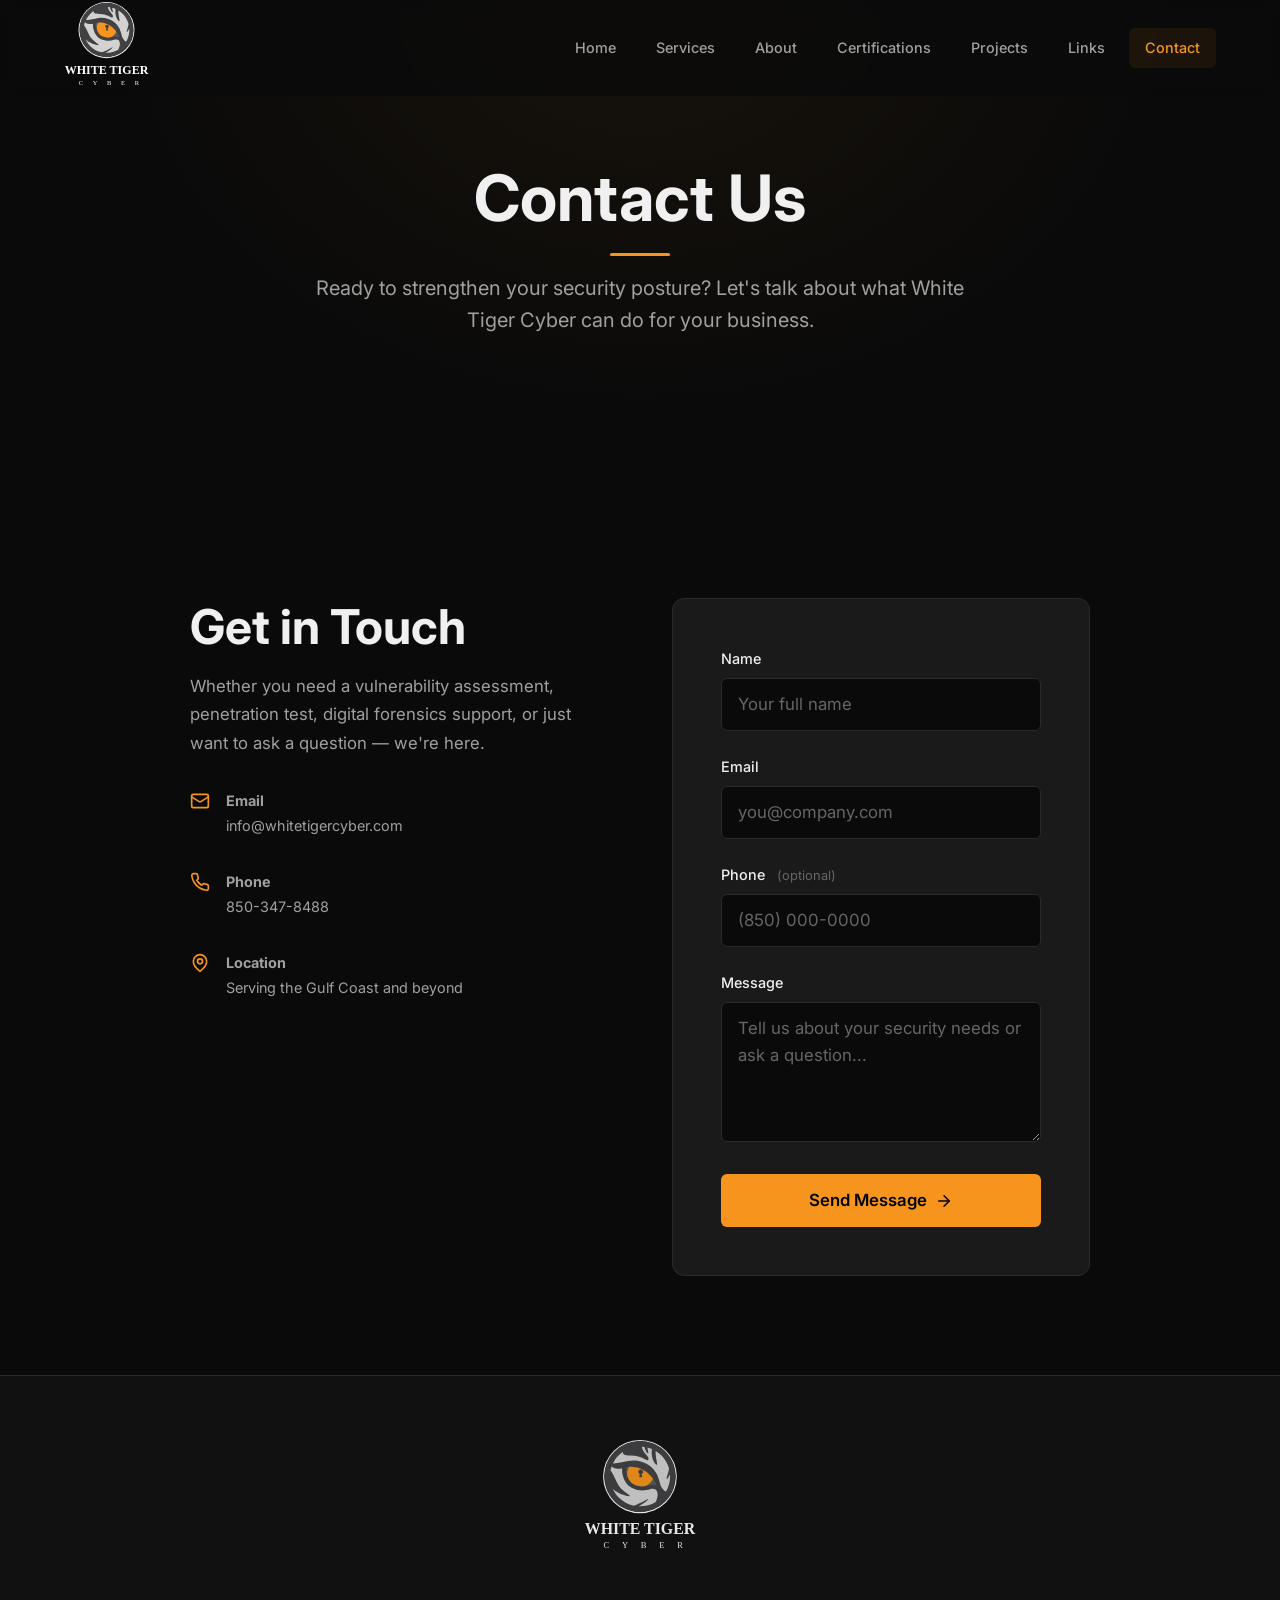
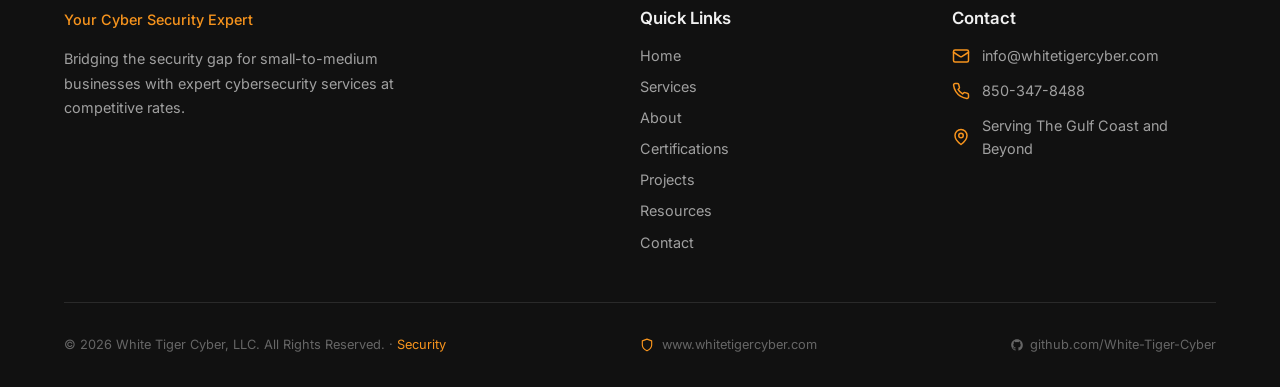
<file: contact.html>
<!DOCTYPE html>
<html lang="en">
<head>
  <meta charset="UTF-8">
  <meta name="viewport" content="width=device-width, initial-scale=1.0">
  <title>Contact | White Tiger Cyber</title>
  <meta name="description" content="Contact White Tiger Cyber to discuss your cybersecurity needs. Serving small-to-medium businesses along the Gulf Coast and beyond.">

  <link rel="preconnect" href="https://fonts.googleapis.com">
  <link rel="preconnect" href="https://fonts.gstatic.com" crossorigin>
  <link href="https://fonts.googleapis.com/css2?family=Inter:wght@400;500;600;700&display=swap" rel="stylesheet">

  <link rel="stylesheet" href="/css/variables.css">
  <link rel="stylesheet" href="/css/reset.css">
  <link rel="stylesheet" href="/css/global.css">
  <link rel="stylesheet" href="/css/nav.css">
  <link rel="stylesheet" href="/css/footer.css">
  <link rel="stylesheet" href="/css/contact.css">

  <style>
    body { background: #0a0a0a; color: #f0f0f0; }
    #nav-placeholder:empty { min-height: 96px; }
  </style>
</head>
<body>
  <a href="#main-content" class="skip-link">Skip to main content</a>
  <div id="nav-placeholder"></div>

  <main id="main-content">

    <!-- Page Header -->
    <section class="contact-intro section">
      <div class="container">
        <div class="section-header fade-up">
          <h1>Contact Us</h1>
          <div class="accent-line"></div>
          <p>Ready to strengthen your security posture? Let's talk about what White Tiger Cyber can do for your business.</p>
        </div>
      </div>
    </section>

    <!-- Contact Form + Info -->
    <section class="contact-form-section section">
      <div class="container">
        <div class="contact-layout">

          <!-- Info Column -->
          <div class="contact-info-block fade-up">
            <h2>Get in Touch</h2>
            <p>Whether you need a vulnerability assessment, penetration test, digital forensics support, or just want to ask a question — we're here.</p>

            <div class="contact-info-item">
              <svg xmlns="http://www.w3.org/2000/svg" viewBox="0 0 24 24" fill="none" stroke="currentColor" stroke-width="2" stroke-linecap="round" stroke-linejoin="round"><rect width="20" height="16" x="2" y="4" rx="2"/><path d="m22 7-8.97 5.7a1.94 1.94 0 0 1-2.06 0L2 7"/></svg>
              <div>
                <strong>Email</strong><br>
                <a href="mailto:info@whitetigercyber.com">info@whitetigercyber.com</a>
              </div>
            </div>

            <div class="contact-info-item">
              <svg xmlns="http://www.w3.org/2000/svg" viewBox="0 0 24 24" fill="none" stroke="currentColor" stroke-width="2" stroke-linecap="round" stroke-linejoin="round"><path d="M22 16.92v3a2 2 0 0 1-2.18 2 19.79 19.79 0 0 1-8.63-3.07 19.5 19.5 0 0 1-6-6 19.79 19.79 0 0 1-3.07-8.67A2 2 0 0 1 4.11 2h3a2 2 0 0 1 2 1.72 12.84 12.84 0 0 0 .7 2.81 2 2 0 0 1-.45 2.11L8.09 9.91a16 16 0 0 0 6 6l1.27-1.27a2 2 0 0 1 2.11-.45 12.84 12.84 0 0 0 2.81.7A2 2 0 0 1 22 16.92z"/></svg>
              <div>
                <strong>Phone</strong><br>
                <a href="tel:+18503478488">850-347-8488</a>
              </div>
            </div>

            <div class="contact-info-item">
              <svg xmlns="http://www.w3.org/2000/svg" viewBox="0 0 24 24" fill="none" stroke="currentColor" stroke-width="2" stroke-linecap="round" stroke-linejoin="round"><path d="M20 10c0 6-8 12-8 12s-8-6-8-12a8 8 0 0 1 16 0Z"/><circle cx="12" cy="10" r="3"/></svg>
              <div>
                <strong>Location</strong><br>
                Serving the Gulf Coast and beyond
              </div>
            </div>
          </div>

          <!-- Form Column -->
          <div class="contact-form-card fade-up">

            <!-- Success message — hidden until ?submitted=true -->
            <div class="contact-success" id="contact-success" aria-live="polite">
              <svg xmlns="http://www.w3.org/2000/svg" viewBox="0 0 24 24" fill="none" stroke="currentColor" stroke-width="1.5" stroke-linecap="round" stroke-linejoin="round"><path d="M12 22s8-4 8-10V5l-8-3-8 3v7c0 6 8 10 8 10z"/><path d="m9 12 2 2 4-4"/></svg>
              <h3>Message Received</h3>
              <p>Thank you for reaching out. We'll be in touch shortly.</p>
            </div>

            <!-- Form -->
            <form
              id="contact-form"
              action="https://formspree.io/f/xeepqzgp"
              method="POST"
            >
              <!-- Honeypot — do NOT use display:none, bots will skip it -->
              <input
                type="text"
                name="_gotcha"
                class="form-honeypot"
                tabindex="-1"
                autocomplete="off"
                aria-hidden="true"
              >

              <div class="form-group">
                <label for="name" class="form-label">Name</label>
                <input
                  type="text"
                  id="name"
                  name="name"
                  class="form-input"
                  placeholder="Your full name"
                  required
                  autocomplete="name"
                >
              </div>

              <div class="form-group">
                <label for="email" class="form-label">Email</label>
                <input
                  type="email"
                  id="email"
                  name="email"
                  class="form-input"
                  placeholder="you@company.com"
                  required
                  autocomplete="email"
                >
              </div>

              <div class="form-group">
                <label for="phone" class="form-label">
                  Phone <span class="optional">(optional)</span>
                </label>
                <input
                  type="tel"
                  id="phone"
                  name="phone"
                  class="form-input"
                  placeholder="(850) 000-0000"
                  autocomplete="tel"
                >
              </div>

              <div class="form-group">
                <label for="message" class="form-label">Message</label>
                <textarea
                  id="message"
                  name="message"
                  class="form-textarea"
                  placeholder="Tell us about your security needs or ask a question..."
                  required
                ></textarea>
              </div>

              <div class="form-submit-row">
                <button type="submit" class="btn btn-primary">Send Message
                  <svg xmlns="http://www.w3.org/2000/svg" width="18" height="18" viewBox="0 0 24 24" fill="none" stroke="currentColor" stroke-width="2" stroke-linecap="round" stroke-linejoin="round"><path d="M5 12h14"/><path d="m12 5 7 7-7 7"/></svg>
                </button>
              </div>

            </form>
          </div>

        </div>
      </div>
    </section>

  </main>

  <div id="footer-placeholder"></div>

  <script src="/js/nav.js"></script>
  <script src="/js/animations.js"></script>
  <script src="/js/components.js"></script>

  <script>
    (function () {
      var form = document.getElementById('contact-form');
      var success = document.getElementById('contact-success');
      var btn = form ? form.querySelector('button[type="submit"]') : null;

      if (!form) return;

      form.addEventListener('submit', function (e) {
        e.preventDefault();

        // Disable button to prevent double-submit
        if (btn) { btn.disabled = true; btn.textContent = 'Sending…'; }

        fetch(form.action, {
          method: 'POST',
          body: new FormData(form),
          headers: { 'Accept': 'application/json' }
        })
        .then(function (res) {
          if (res.ok) {
            form.style.display = 'none';
            if (success) success.classList.add('visible');
          } else {
            return res.json().then(function (data) {
              throw new Error(data.error || 'Submission failed.');
            });
          }
        })
        .catch(function (err) {
          if (btn) { btn.disabled = false; btn.textContent = 'Send Message'; }
          alert('Sorry, there was a problem sending your message. Please email us directly at info@whitetigercyber.com');
        });
      });
    })();
  </script>

</body>
</html>
</file>
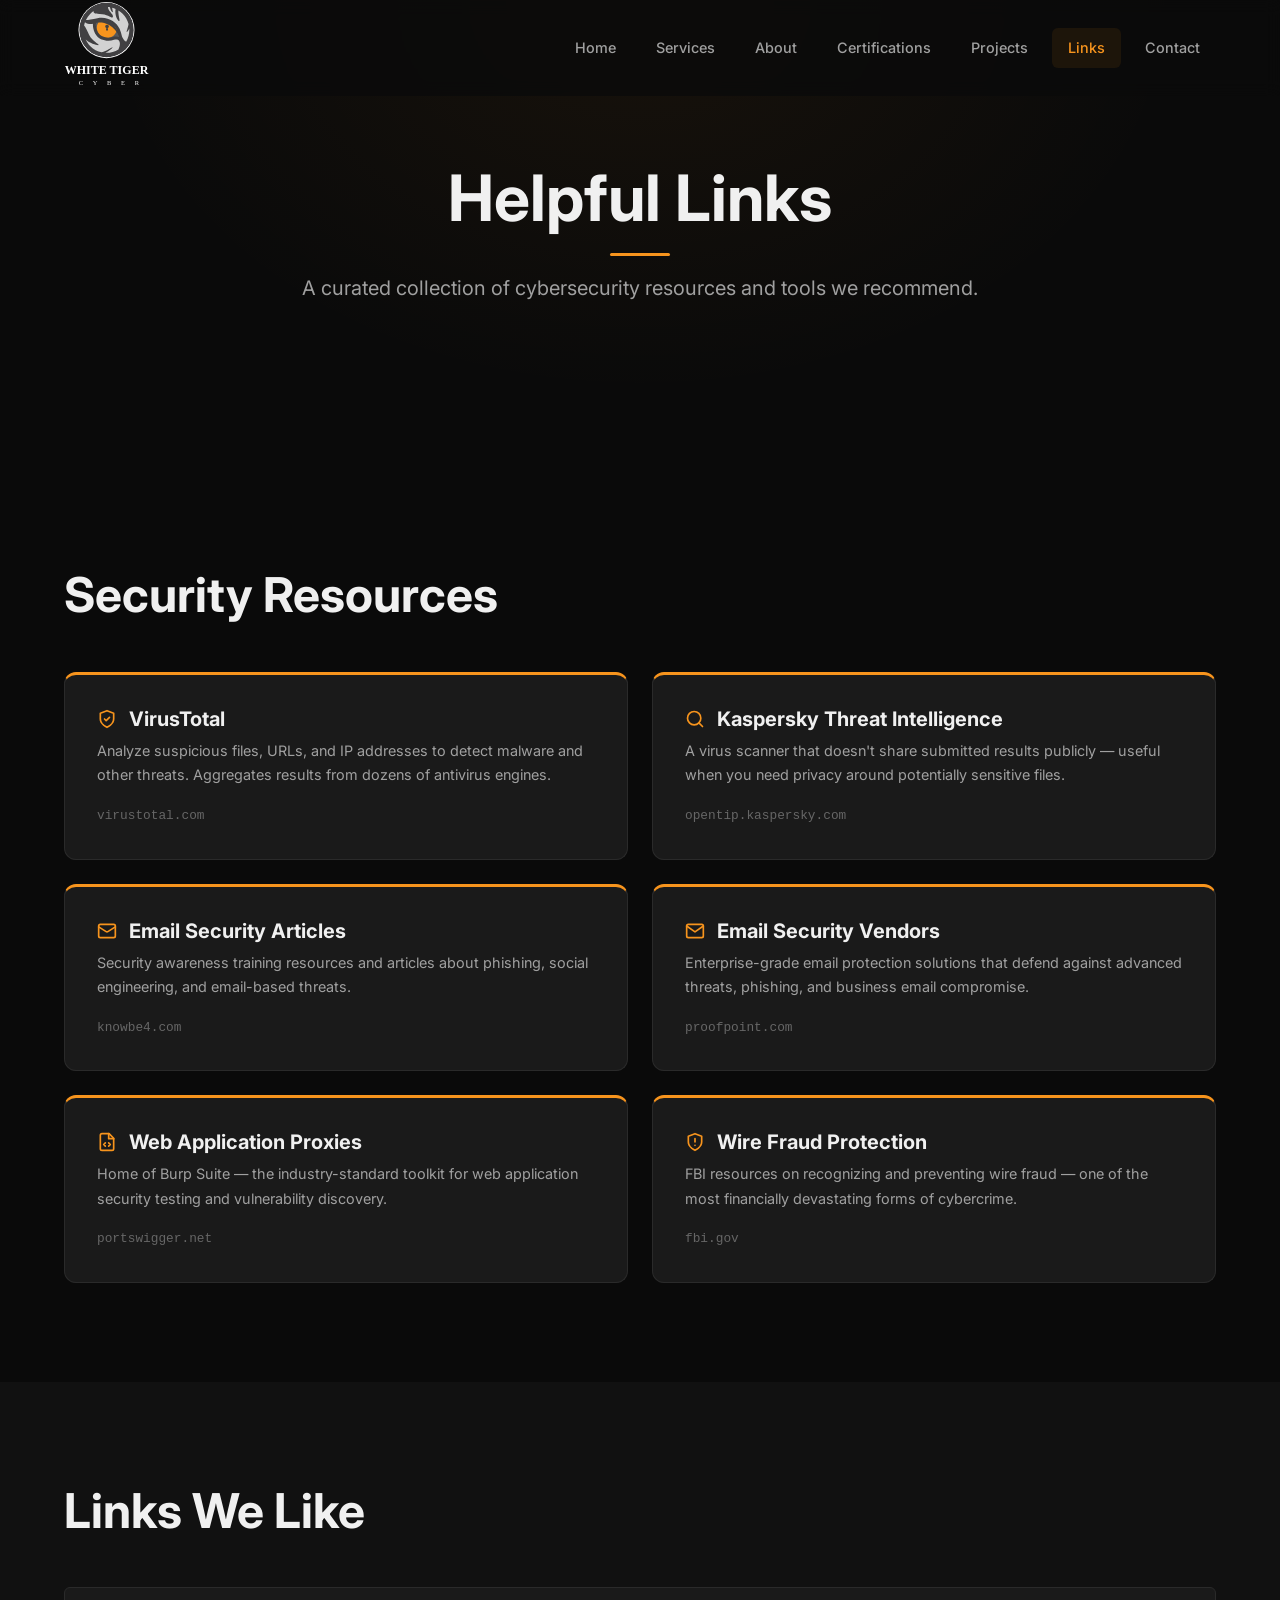
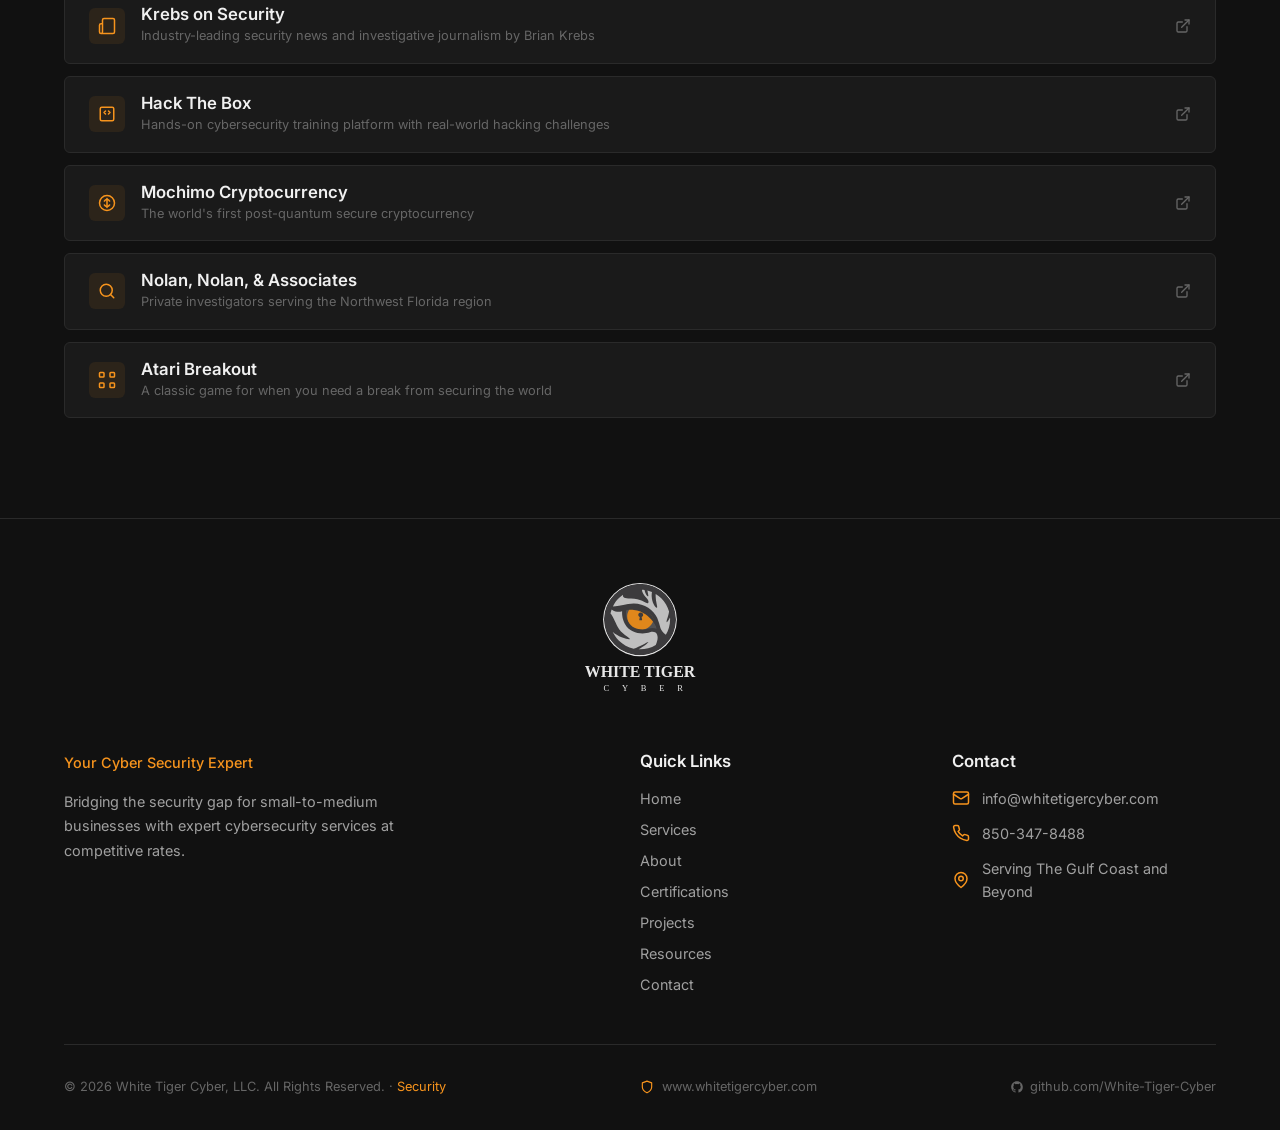
<file: links.html>
<!DOCTYPE html>
<html lang="en">
<head>
  <meta charset="UTF-8">
  <meta name="viewport" content="width=device-width, initial-scale=1.0">
  <title>Links & Resources | White Tiger Cyber</title>
  <meta name="description" content="Helpful cybersecurity resources, tools, and links recommended by White Tiger Cyber.">

  <link rel="preconnect" href="https://fonts.googleapis.com">
  <link rel="preconnect" href="https://fonts.gstatic.com" crossorigin>
  <link href="https://fonts.googleapis.com/css2?family=Inter:wght@400;500;600;700&display=swap" rel="stylesheet">

  <link rel="stylesheet" href="/css/variables.css">
  <link rel="stylesheet" href="/css/reset.css">
  <link rel="stylesheet" href="/css/global.css">
  <link rel="stylesheet" href="/css/nav.css">
  <link rel="stylesheet" href="/css/footer.css">
  <link rel="stylesheet" href="/css/links.css">

  <style>
    body { background: #0a0a0a; color: #f0f0f0; }
    #nav-placeholder:empty { min-height: 80px; }
  </style>
</head>
<body>
  <a href="#main-content" class="skip-link">Skip to main content</a>
  <div id="nav-placeholder"></div>

  <main id="main-content">
    <!-- Intro -->
    <section class="links-intro section">
      <div class="container">
        <div class="section-header fade-up">
          <h1>Helpful Links</h1>
          <div class="accent-line"></div>
          <p>A curated collection of cybersecurity resources and tools we recommend.</p>
        </div>
      </div>
    </section>

    <!-- Security Resources -->
    <section class="section">
      <div class="container">
        <h2 class="fade-up" style="margin-bottom: var(--space-2xl);">Security Resources</h2>

        <div class="resource-grid stagger-group">
          <a href="https://www.virustotal.com" target="_blank" rel="noopener noreferrer" class="card resource-card fade-up">
            <h3>
              <svg xmlns="http://www.w3.org/2000/svg" viewBox="0 0 24 24" fill="none" stroke="currentColor" stroke-width="2" stroke-linecap="round" stroke-linejoin="round"><path d="M12 22s8-4 8-10V5l-8-3-8 3v7c0 6 8 10 8 10z"/><path d="m9 12 2 2 4-4"/></svg>
              VirusTotal
            </h3>
            <p class="resource-desc">Analyze suspicious files, URLs, and IP addresses to detect malware and other threats. Aggregates results from dozens of antivirus engines.</p>
            <span class="resource-url">virustotal.com</span>
          </a>

          <a href="https://opentip.kaspersky.com" target="_blank" rel="noopener noreferrer" class="card resource-card fade-up">
            <h3>
              <svg xmlns="http://www.w3.org/2000/svg" viewBox="0 0 24 24" fill="none" stroke="currentColor" stroke-width="2" stroke-linecap="round" stroke-linejoin="round"><circle cx="11" cy="11" r="8"/><path d="m21 21-4.3-4.3"/></svg>
              Kaspersky Threat Intelligence
            </h3>
            <p class="resource-desc">A virus scanner that doesn't share submitted results publicly — useful when you need privacy around potentially sensitive files.</p>
            <span class="resource-url">opentip.kaspersky.com</span>
          </a>

          <a href="https://www.knowbe4.com/resources" target="_blank" rel="noopener noreferrer" class="card resource-card fade-up">
            <h3>
              <svg xmlns="http://www.w3.org/2000/svg" viewBox="0 0 24 24" fill="none" stroke="currentColor" stroke-width="2" stroke-linecap="round" stroke-linejoin="round"><rect width="20" height="16" x="2" y="4" rx="2"/><path d="m22 7-8.97 5.7a1.94 1.94 0 0 1-2.06 0L2 7"/></svg>
              Email Security Articles
            </h3>
            <p class="resource-desc">Security awareness training resources and articles about phishing, social engineering, and email-based threats.</p>
            <span class="resource-url">knowbe4.com</span>
          </a>

          <a href="https://www.proofpoint.com" target="_blank" rel="noopener noreferrer" class="card resource-card fade-up">
            <h3>
              <svg xmlns="http://www.w3.org/2000/svg" viewBox="0 0 24 24" fill="none" stroke="currentColor" stroke-width="2" stroke-linecap="round" stroke-linejoin="round"><path d="M4 4h16c1.1 0 2 .9 2 2v12c0 1.1-.9 2-2 2H4c-1.1 0-2-.9-2-2V6c0-1.1.9-2 2-2z"/><path d="m22 6-10 7L2 6"/></svg>
              Email Security Vendors
            </h3>
            <p class="resource-desc">Enterprise-grade email protection solutions that defend against advanced threats, phishing, and business email compromise.</p>
            <span class="resource-url">proofpoint.com</span>
          </a>

          <a href="https://portswigger.net" target="_blank" rel="noopener noreferrer" class="card resource-card fade-up">
            <h3>
              <svg xmlns="http://www.w3.org/2000/svg" viewBox="0 0 24 24" fill="none" stroke="currentColor" stroke-width="2" stroke-linecap="round" stroke-linejoin="round"><path d="M14.5 2H6a2 2 0 0 0-2 2v16a2 2 0 0 0 2 2h12a2 2 0 0 0 2-2V7.5L14.5 2z"/><polyline points="14 2 14 8 20 8"/><path d="m10 13-2 2 2 2"/><path d="m14 17 2-2-2-2"/></svg>
              Web Application Proxies
            </h3>
            <p class="resource-desc">Home of Burp Suite — the industry-standard toolkit for web application security testing and vulnerability discovery.</p>
            <span class="resource-url">portswigger.net</span>
          </a>

          <a href="https://www.fbi.gov/how-can-we-help-you/scams-and-safety/common-scams-and-crimes/wire-fraud" target="_blank" rel="noopener noreferrer" class="card resource-card fade-up">
            <h3>
              <svg xmlns="http://www.w3.org/2000/svg" viewBox="0 0 24 24" fill="none" stroke="currentColor" stroke-width="2" stroke-linecap="round" stroke-linejoin="round"><path d="M12 22s8-4 8-10V5l-8-3-8 3v7c0 6 8 10 8 10z"/><path d="M12 8v4"/><path d="M12 16h.01"/></svg>
              Wire Fraud Protection
            </h3>
            <p class="resource-desc">FBI resources on recognizing and preventing wire fraud — one of the most financially devastating forms of cybercrime.</p>
            <span class="resource-url">fbi.gov</span>
          </a>
        </div>
      </div>
    </section>

    <!-- Links We Like -->
    <section class="section section-alt">
      <div class="container">
        <h2 class="fade-up" style="margin-bottom: var(--space-2xl);">Links We Like</h2>

        <div class="likes-list stagger-group">
          <a href="https://krebsonsecurity.com" target="_blank" rel="noopener noreferrer" class="like-item fade-up">
            <div class="like-item-icon">
              <svg xmlns="http://www.w3.org/2000/svg" viewBox="0 0 24 24" fill="none" stroke="currentColor" stroke-width="2" stroke-linecap="round" stroke-linejoin="round"><path d="M4 22h16a2 2 0 0 0 2-2V4a2 2 0 0 0-2-2H8a2 2 0 0 0-2 2v16a2 2 0 0 1-2 2Zm0 0a2 2 0 0 1-2-2v-9c0-1.1.9-2 2-2h2"/></svg>
            </div>
            <div class="like-item-text">
              <h4>Krebs on Security</h4>
              <p>Industry-leading security news and investigative journalism by Brian Krebs</p>
            </div>
            <svg class="external-icon" xmlns="http://www.w3.org/2000/svg" viewBox="0 0 24 24" fill="none" stroke="currentColor" stroke-width="2" stroke-linecap="round" stroke-linejoin="round"><path d="M18 13v6a2 2 0 0 1-2 2H5a2 2 0 0 1-2-2V8a2 2 0 0 1 2-2h6"/><polyline points="15 3 21 3 21 9"/><line x1="10" x2="21" y1="14" y2="3"/></svg>
          </a>

          <a href="https://www.hackthebox.com" target="_blank" rel="noopener noreferrer" class="like-item fade-up">
            <div class="like-item-icon">
              <svg xmlns="http://www.w3.org/2000/svg" viewBox="0 0 24 24" fill="none" stroke="currentColor" stroke-width="2" stroke-linecap="round" stroke-linejoin="round"><rect width="18" height="18" x="3" y="3" rx="2"/><path d="m10 8-2 2 2 2"/><path d="m14 12 2-2-2-2"/></svg>
            </div>
            <div class="like-item-text">
              <h4>Hack The Box</h4>
              <p>Hands-on cybersecurity training platform with real-world hacking challenges</p>
            </div>
            <svg class="external-icon" xmlns="http://www.w3.org/2000/svg" viewBox="0 0 24 24" fill="none" stroke="currentColor" stroke-width="2" stroke-linecap="round" stroke-linejoin="round"><path d="M18 13v6a2 2 0 0 1-2 2H5a2 2 0 0 1-2-2V8a2 2 0 0 1 2-2h6"/><polyline points="15 3 21 3 21 9"/><line x1="10" x2="21" y1="14" y2="3"/></svg>
          </a>

          <a href="https://mochimo.org" target="_blank" rel="noopener noreferrer" class="like-item fade-up">
            <div class="like-item-icon">
              <svg xmlns="http://www.w3.org/2000/svg" viewBox="0 0 24 24" fill="none" stroke="currentColor" stroke-width="2" stroke-linecap="round" stroke-linejoin="round"><circle cx="12" cy="12" r="10"/><path d="M12 6v12"/><path d="M15.5 9.4a4 4 0 0 0-7 0"/><path d="M8.5 14.6a4 4 0 0 0 7 0"/></svg>
            </div>
            <div class="like-item-text">
              <h4>Mochimo Cryptocurrency</h4>
              <p>The world's first post-quantum secure cryptocurrency</p>
            </div>
            <svg class="external-icon" xmlns="http://www.w3.org/2000/svg" viewBox="0 0 24 24" fill="none" stroke="currentColor" stroke-width="2" stroke-linecap="round" stroke-linejoin="round"><path d="M18 13v6a2 2 0 0 1-2 2H5a2 2 0 0 1-2-2V8a2 2 0 0 1 2-2h6"/><polyline points="15 3 21 3 21 9"/><line x1="10" x2="21" y1="14" y2="3"/></svg>
          </a>

          <a href="https://www.nfrlaw.com" target="_blank" rel="noopener noreferrer" class="like-item fade-up">
            <div class="like-item-icon">
              <svg xmlns="http://www.w3.org/2000/svg" viewBox="0 0 24 24" fill="none" stroke="currentColor" stroke-width="2" stroke-linecap="round" stroke-linejoin="round"><circle cx="11" cy="11" r="8"/><path d="m21 21-4.3-4.3"/></svg>
            </div>
            <div class="like-item-text">
              <h4>Nolan, Nolan, & Associates</h4>
              <p>Private investigators serving the Northwest Florida region</p>
            </div>
            <svg class="external-icon" xmlns="http://www.w3.org/2000/svg" viewBox="0 0 24 24" fill="none" stroke="currentColor" stroke-width="2" stroke-linecap="round" stroke-linejoin="round"><path d="M18 13v6a2 2 0 0 1-2 2H5a2 2 0 0 1-2-2V8a2 2 0 0 1 2-2h6"/><polyline points="15 3 21 3 21 9"/><line x1="10" x2="21" y1="14" y2="3"/></svg>
          </a>

          <a href="https://elgoog.im/breakout/" target="_blank" rel="noopener noreferrer" class="like-item fade-up">
            <div class="like-item-icon">
              <svg xmlns="http://www.w3.org/2000/svg" viewBox="0 0 24 24" fill="none" stroke="currentColor" stroke-width="2" stroke-linecap="round" stroke-linejoin="round"><rect width="6" height="6" x="2" y="2" rx="1"/><rect width="6" height="6" x="16" y="2" rx="1"/><rect width="6" height="6" x="2" y="16" rx="1"/><rect width="6" height="6" x="16" y="16" rx="1"/></svg>
            </div>
            <div class="like-item-text">
              <h4>Atari Breakout</h4>
              <p>A classic game for when you need a break from securing the world</p>
            </div>
            <svg class="external-icon" xmlns="http://www.w3.org/2000/svg" viewBox="0 0 24 24" fill="none" stroke="currentColor" stroke-width="2" stroke-linecap="round" stroke-linejoin="round"><path d="M18 13v6a2 2 0 0 1-2 2H5a2 2 0 0 1-2-2V8a2 2 0 0 1 2-2h6"/><polyline points="15 3 21 3 21 9"/><line x1="10" x2="21" y1="14" y2="3"/></svg>
          </a>
        </div>
      </div>
    </section>
  </main>

  <div id="footer-placeholder"></div>

  <script src="/js/nav.js"></script>
  <script src="/js/animations.js"></script>
  <script src="/js/components.js"></script>
</body>
</html>
</file>
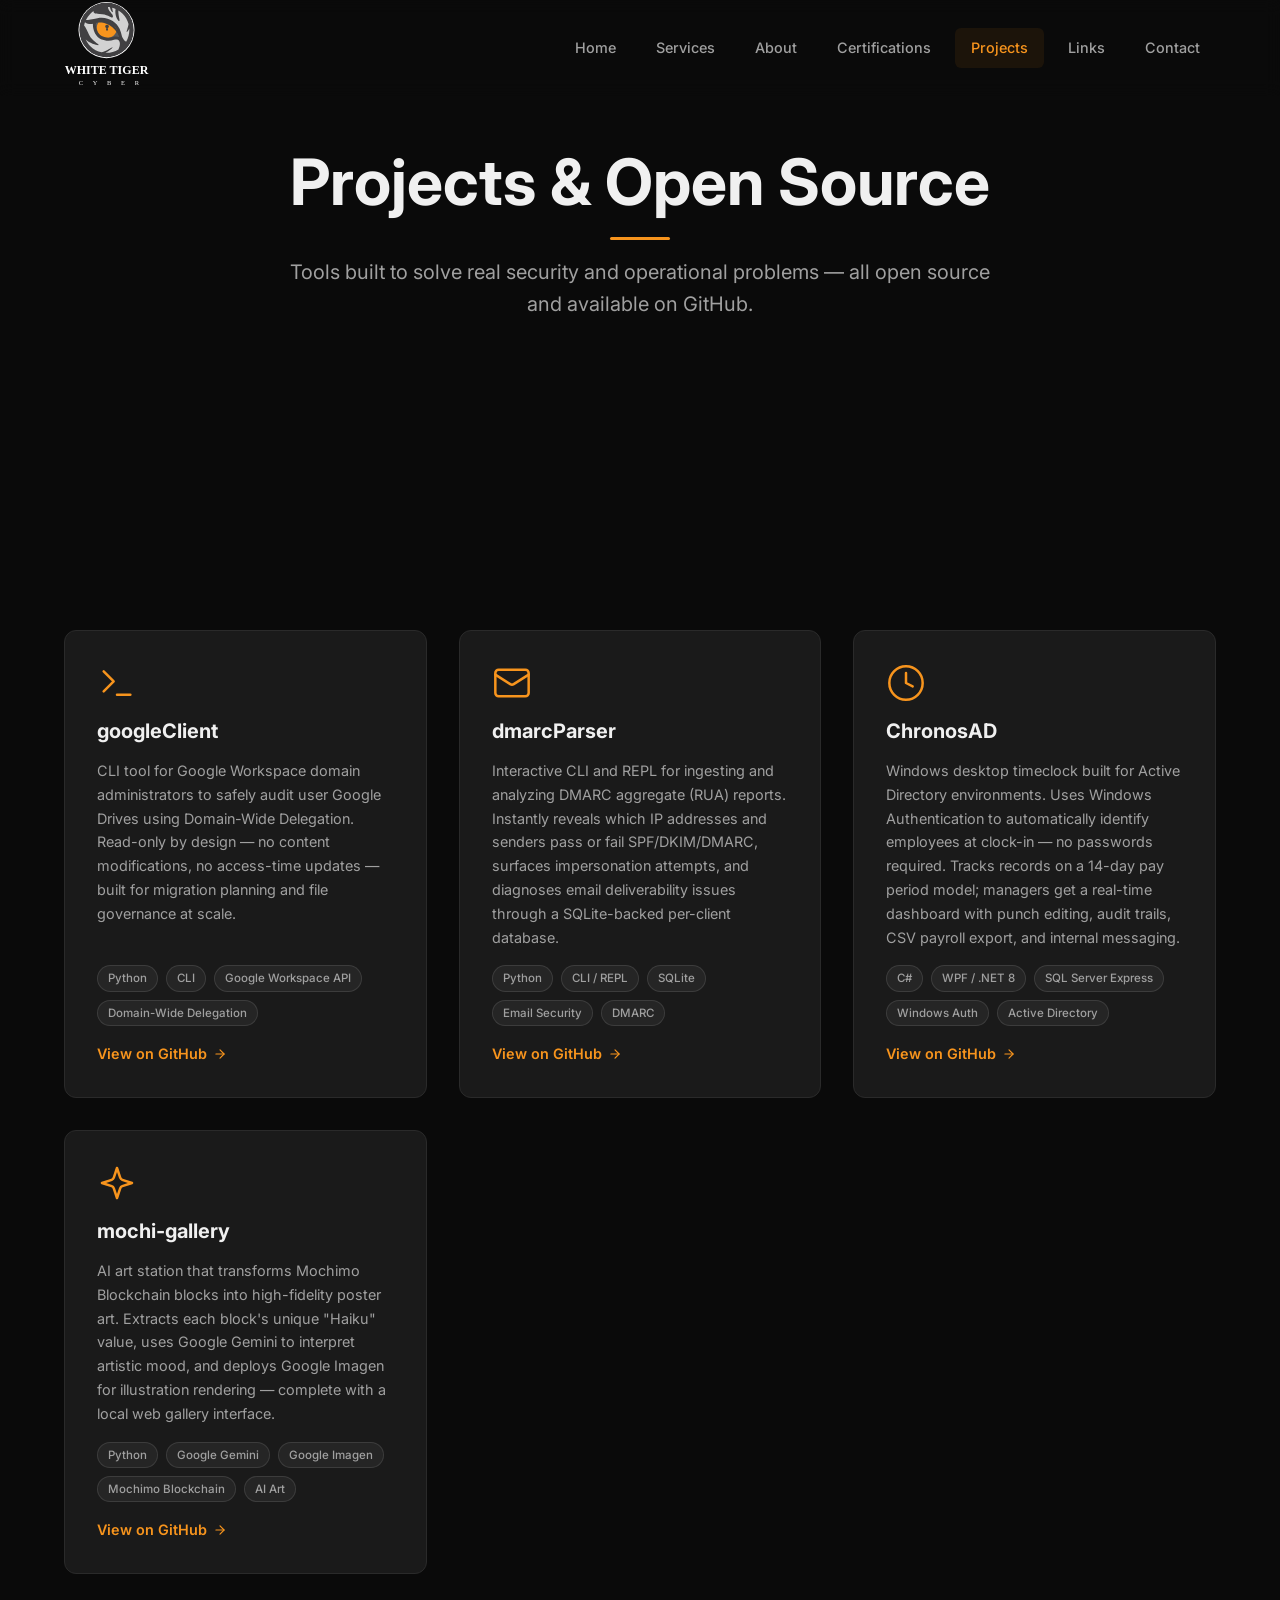
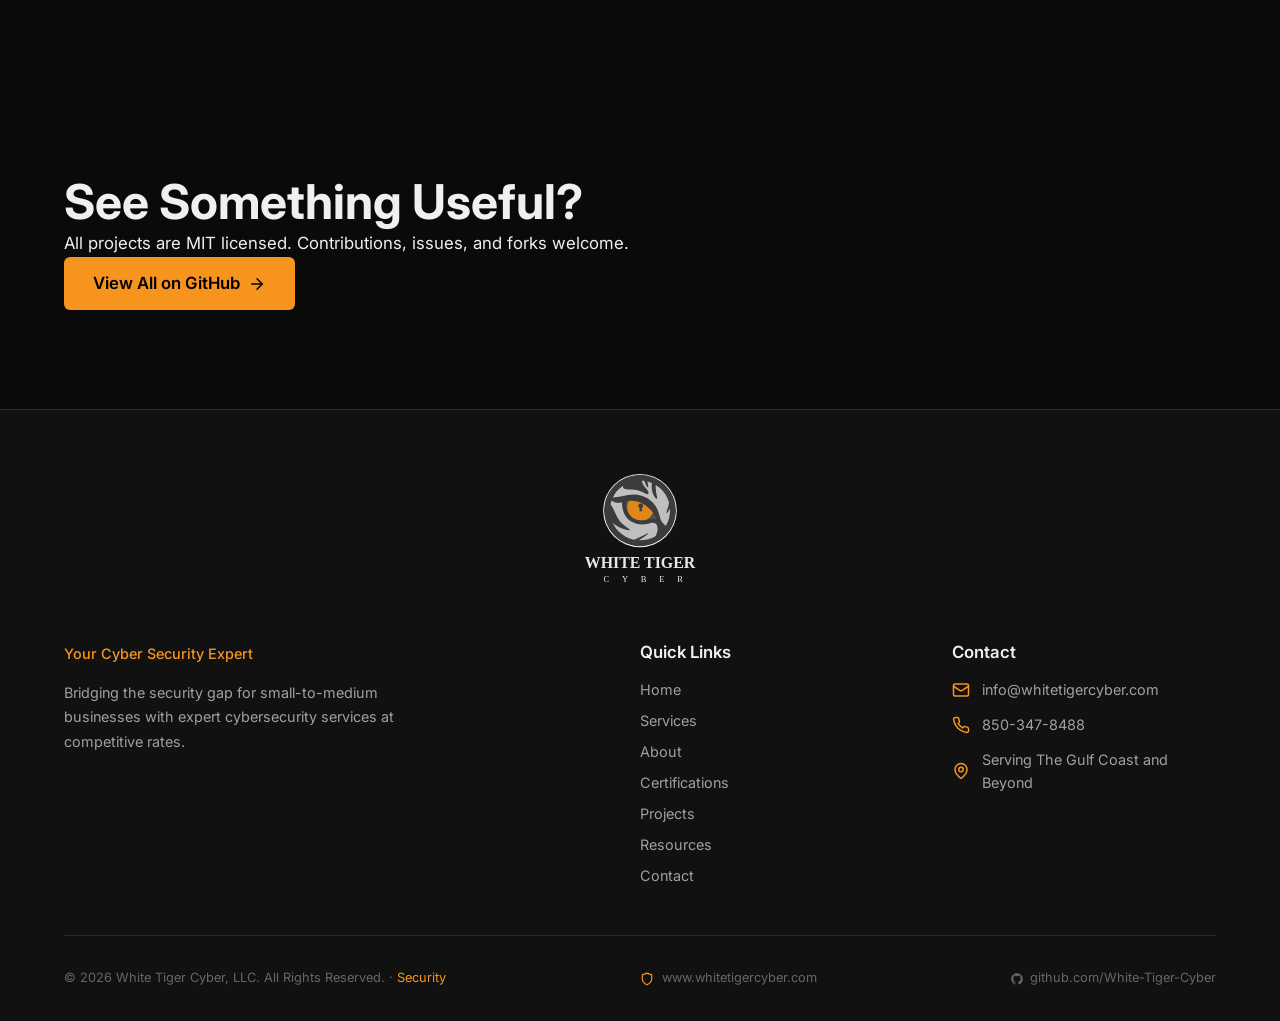
<file: projects.html>
<!DOCTYPE html>
<html lang="en">
<head>
  <meta charset="UTF-8">
  <meta name="viewport" content="width=device-width, initial-scale=1.0">
  <title>Projects & Open Source | White Tiger Cyber</title>
  <meta name="description" content="Open-source tools and projects built and maintained by White Tiger Cyber — including security tooling, Google Workspace utilities, and blockchain AI art.">

  <link rel="preconnect" href="https://fonts.googleapis.com">
  <link rel="preconnect" href="https://fonts.gstatic.com" crossorigin>
  <link href="https://fonts.googleapis.com/css2?family=Inter:wght@400;500;600;700&display=swap" rel="stylesheet">

  <link rel="icon" href="/images/favicon.ico">
  <link rel="stylesheet" href="/css/variables.css">
  <link rel="stylesheet" href="/css/reset.css">
  <link rel="stylesheet" href="/css/global.css">
  <link rel="stylesheet" href="/css/nav.css">
  <link rel="stylesheet" href="/css/footer.css">
  <link rel="stylesheet" href="/css/projects.css">

  <style>
    body { background: #0a0a0a; color: #f0f0f0; }
    #nav-placeholder:empty { min-height: 96px; }
  </style>
</head>
<body>
  <a href="#main-content" class="skip-link">Skip to main content</a>
  <div id="nav-placeholder"></div>

  <main id="main-content">

    <!-- Page Header -->
    <section class="projects-intro section">
      <div class="container">
        <div class="section-header fade-up">
          <h1>Projects &amp; Open Source</h1>
          <div class="accent-line"></div>
          <p>Tools built to solve real security and operational problems — all open source and available on GitHub.</p>
        </div>
      </div>
    </section>

    <!-- Project Cards -->
    <section class="section">
      <div class="container">
        <div class="project-grid stagger-group">

          <!-- googleClient -->
          <div class="card project-card fade-up">
            <svg class="project-icon" xmlns="http://www.w3.org/2000/svg" viewBox="0 0 24 24" fill="none" stroke="currentColor" stroke-width="1.5" stroke-linecap="round" stroke-linejoin="round">
              <polyline points="4 17 10 11 4 5"/><line x1="12" x2="20" y1="19" y2="19"/>
            </svg>
            <h3>googleClient</h3>
            <p>CLI tool for Google Workspace domain administrators to safely audit user Google Drives using Domain-Wide Delegation. Read-only by design — no content modifications, no access-time updates — built for migration planning and file governance at scale.</p>
            <div class="project-tags">
              <span class="project-tag">Python</span>
              <span class="project-tag">CLI</span>
              <span class="project-tag">Google Workspace API</span>
              <span class="project-tag">Domain-Wide Delegation</span>
            </div>
            <a href="https://github.com/White-Tiger-Cyber/googleClient" target="_blank" rel="noopener noreferrer" class="project-link">
              View on GitHub
              <svg xmlns="http://www.w3.org/2000/svg" width="14" height="14" viewBox="0 0 24 24" fill="none" stroke="currentColor" stroke-width="2" stroke-linecap="round" stroke-linejoin="round"><path d="M5 12h14"/><path d="m12 5 7 7-7 7"/></svg>
            </a>
          </div>

          <!-- dmarcParser -->
          <div class="card project-card fade-up">
            <svg class="project-icon" xmlns="http://www.w3.org/2000/svg" viewBox="0 0 24 24" fill="none" stroke="currentColor" stroke-width="1.5" stroke-linecap="round" stroke-linejoin="round">
              <rect width="20" height="16" x="2" y="4" rx="2"/><path d="m22 7-8.97 5.7a1.94 1.94 0 0 1-2.06 0L2 7"/>
            </svg>
            <h3>dmarcParser</h3>
            <p>Interactive CLI and REPL for ingesting and analyzing DMARC aggregate (RUA) reports. Instantly reveals which IP addresses and senders pass or fail SPF/DKIM/DMARC, surfaces impersonation attempts, and diagnoses email deliverability issues through a SQLite-backed per-client database.</p>
            <div class="project-tags">
              <span class="project-tag">Python</span>
              <span class="project-tag">CLI / REPL</span>
              <span class="project-tag">SQLite</span>
              <span class="project-tag">Email Security</span>
              <span class="project-tag">DMARC</span>
            </div>
            <a href="https://github.com/White-Tiger-Cyber/dmarcParser" target="_blank" rel="noopener noreferrer" class="project-link">
              View on GitHub
              <svg xmlns="http://www.w3.org/2000/svg" width="14" height="14" viewBox="0 0 24 24" fill="none" stroke="currentColor" stroke-width="2" stroke-linecap="round" stroke-linejoin="round"><path d="M5 12h14"/><path d="m12 5 7 7-7 7"/></svg>
            </a>
          </div>

          <!-- ChronosAD -->
          <div class="card project-card fade-up">
            <svg class="project-icon" xmlns="http://www.w3.org/2000/svg" viewBox="0 0 24 24" fill="none" stroke="currentColor" stroke-width="1.5" stroke-linecap="round" stroke-linejoin="round">
              <circle cx="12" cy="12" r="10"/><polyline points="12 6 12 12 16 14"/>
            </svg>
            <h3>ChronosAD</h3>
            <p>Windows desktop timeclock built for Active Directory environments. Uses Windows Authentication to automatically identify employees at clock-in — no passwords required. Tracks records on a 14-day pay period model; managers get a real-time dashboard with punch editing, audit trails, CSV payroll export, and internal messaging.</p>
            <div class="project-tags">
              <span class="project-tag">C#</span>
              <span class="project-tag">WPF / .NET 8</span>
              <span class="project-tag">SQL Server Express</span>
              <span class="project-tag">Windows Auth</span>
              <span class="project-tag">Active Directory</span>
            </div>
            <a href="https://github.com/White-Tiger-Cyber/ChronosAD" target="_blank" rel="noopener noreferrer" class="project-link">
              View on GitHub
              <svg xmlns="http://www.w3.org/2000/svg" width="14" height="14" viewBox="0 0 24 24" fill="none" stroke="currentColor" stroke-width="2" stroke-linecap="round" stroke-linejoin="round"><path d="M5 12h14"/><path d="m12 5 7 7-7 7"/></svg>
            </a>
          </div>

          <!-- mochi-gallery -->
          <div class="card project-card fade-up">
            <svg class="project-icon" xmlns="http://www.w3.org/2000/svg" viewBox="0 0 24 24" fill="none" stroke="currentColor" stroke-width="1.5" stroke-linecap="round" stroke-linejoin="round">
              <path d="m12 3-1.912 5.813a2 2 0 0 1-1.275 1.275L3 12l5.813 1.912a2 2 0 0 1 1.275 1.275L12 21l1.912-5.813a2 2 0 0 1 1.275-1.275L21 12l-5.813-1.912a2 2 0 0 1-1.275-1.275L12 3Z"/>
            </svg>
            <h3>mochi-gallery</h3>
            <p>AI art station that transforms Mochimo Blockchain blocks into high-fidelity poster art. Extracts each block's unique "Haiku" value, uses Google Gemini to interpret artistic mood, and deploys Google Imagen for illustration rendering — complete with a local web gallery interface.</p>
            <div class="project-tags">
              <span class="project-tag">Python</span>
              <span class="project-tag">Google Gemini</span>
              <span class="project-tag">Google Imagen</span>
              <span class="project-tag">Mochimo Blockchain</span>
              <span class="project-tag">AI Art</span>
            </div>
            <a href="https://github.com/White-Tiger-Cyber/mochi-gallery" target="_blank" rel="noopener noreferrer" class="project-link">
              View on GitHub
              <svg xmlns="http://www.w3.org/2000/svg" width="14" height="14" viewBox="0 0 24 24" fill="none" stroke="currentColor" stroke-width="2" stroke-linecap="round" stroke-linejoin="round"><path d="M5 12h14"/><path d="m12 5 7 7-7 7"/></svg>
            </a>
          </div>

        </div>
      </div>
    </section>

    <!-- CTA -->
    <section class="cta-banner section">
      <div class="container fade-up">
        <h2>See Something Useful?</h2>
        <p>All projects are MIT licensed. Contributions, issues, and forks welcome.</p>
        <a href="https://github.com/White-Tiger-Cyber" target="_blank" rel="noopener noreferrer" class="btn btn-primary">
          View All on GitHub
          <svg xmlns="http://www.w3.org/2000/svg" width="18" height="18" viewBox="0 0 24 24" fill="none" stroke="currentColor" stroke-width="2" stroke-linecap="round" stroke-linejoin="round"><path d="M5 12h14"/><path d="m12 5 7 7-7 7"/></svg>
        </a>
      </div>
    </section>

  </main>

  <div id="footer-placeholder"></div>

  <script src="/js/nav.js"></script>
  <script src="/js/animations.js"></script>
  <script src="/js/components.js"></script>
</body>
</html>
</file>
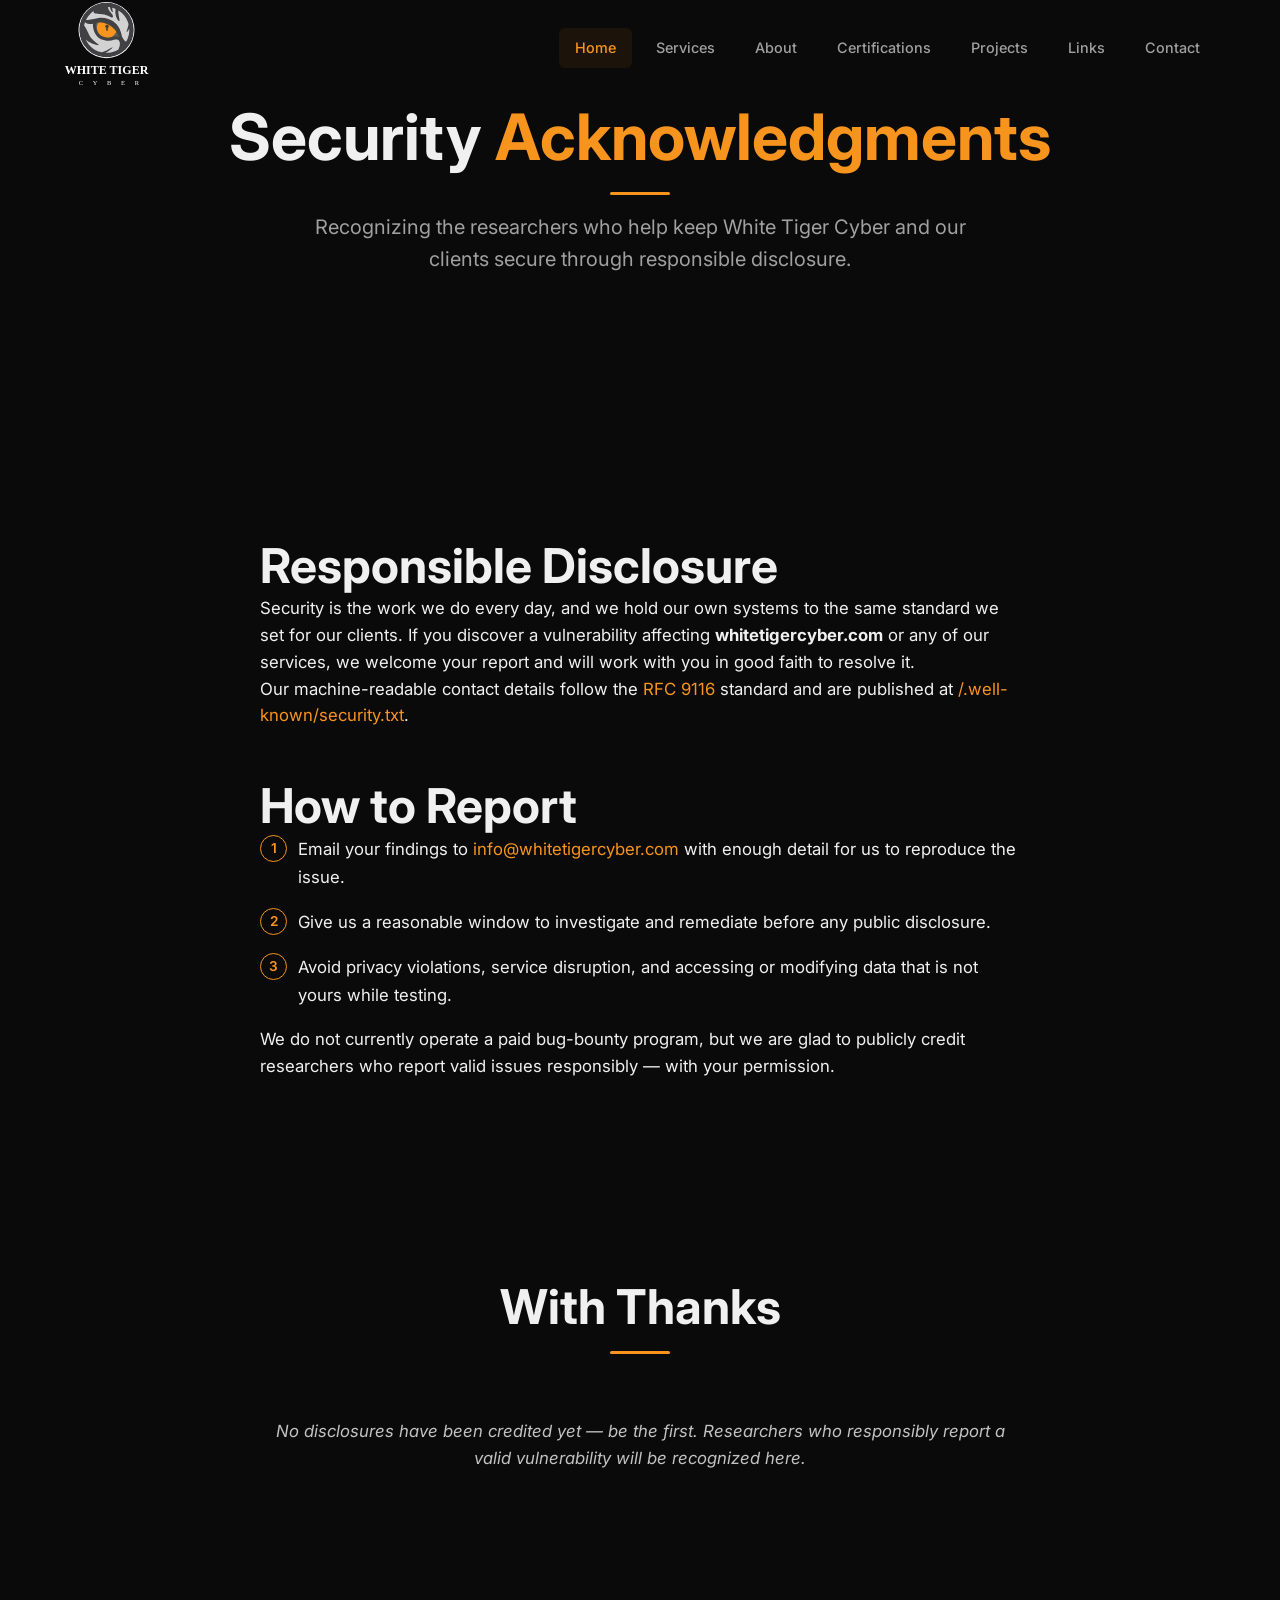
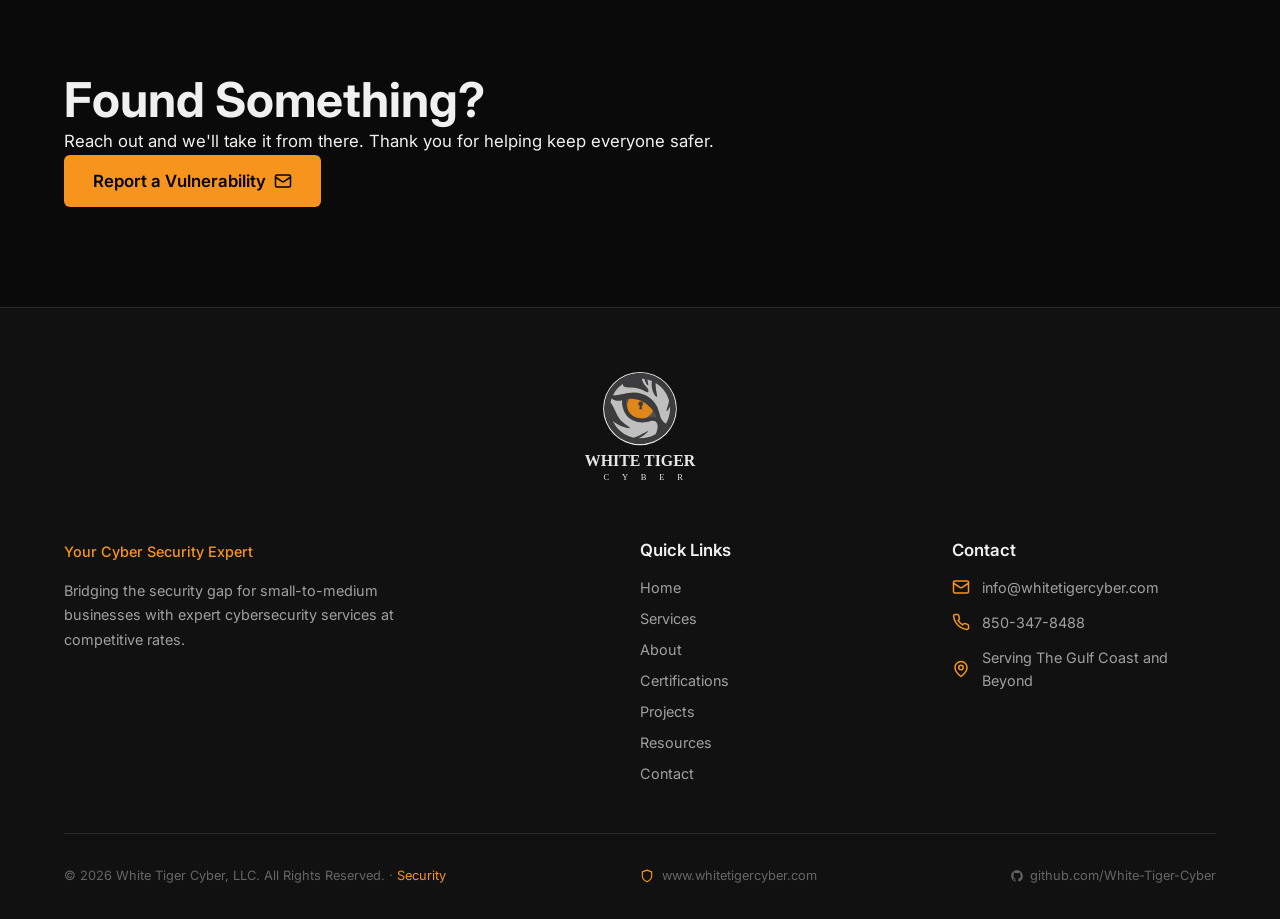
<file: security-acknowledgments.html>
<!DOCTYPE html>
<html lang="en">
<head>
  <meta charset="UTF-8">
  <meta name="viewport" content="width=device-width, initial-scale=1.0">
  <title>Security Acknowledgments | White Tiger Cyber</title>
  <meta name="description" content="White Tiger Cyber thanks the security researchers who help keep our systems and clients safe through responsible, coordinated vulnerability disclosure.">
  <meta name="robots" content="index, follow">

  <link rel="preconnect" href="https://fonts.googleapis.com">
  <link rel="preconnect" href="https://fonts.gstatic.com" crossorigin>
  <link href="https://fonts.googleapis.com/css2?family=Inter:wght@400;500;600;700&display=swap" rel="stylesheet">

  <link rel="stylesheet" href="/css/variables.css">
  <link rel="stylesheet" href="/css/reset.css">
  <link rel="stylesheet" href="/css/global.css">
  <link rel="stylesheet" href="/css/nav.css">
  <link rel="stylesheet" href="/css/footer.css">

  <style>
    body { background: #0a0a0a; color: #f0f0f0; }
    #nav-placeholder:empty { min-height: 96px; }
    .disclosure-list { max-width: 760px; margin: 0 auto; }
    .disclosure-list li { margin-bottom: var(--space-sm); line-height: 1.7; }
    .report-steps { counter-reset: step; list-style: none; padding: 0; }
    .report-steps li { position: relative; padding-left: 2.4rem; margin-bottom: var(--space-md); line-height: 1.7; }
    .report-steps li::before {
      counter-increment: step; content: counter(step);
      position: absolute; left: 0; top: 0;
      width: 1.7rem; height: 1.7rem; border-radius: 50%;
      display: flex; align-items: center; justify-content: center;
      font-size: 0.85rem; font-weight: 600;
      color: var(--color-accent, #f7941d);
      border: 1px solid var(--color-accent, #f7941d);
    }
    .hall-empty { text-align: center; opacity: 0.8; font-style: italic; }
  </style>
</head>
<body>
  <a href="#main-content" class="skip-link">Skip to main content</a>
  <div id="nav-placeholder"></div>

  <main id="main-content">
    <!-- Page Header -->
    <section class="section">
      <div class="container">
        <div class="section-header fade-up">
          <h1>Security <span class="text-accent">Acknowledgments</span></h1>
          <div class="accent-line"></div>
          <p>Recognizing the researchers who help keep White Tiger Cyber and our clients secure through responsible disclosure.</p>
        </div>
      </div>
    </section>

    <!-- Responsible Disclosure -->
    <section class="section">
      <div class="container">
        <div class="disclosure-list fade-up">
          <h2>Responsible Disclosure</h2>
          <p>Security is the work we do every day, and we hold our own systems to the same standard we set for our clients. If you discover a vulnerability affecting <strong>whitetigercyber.com</strong> or any of our services, we welcome your report and will work with you in good faith to resolve it.</p>
          <p>Our machine-readable contact details follow the <a href="https://www.rfc-editor.org/rfc/rfc9116" class="text-accent">RFC&nbsp;9116</a> standard and are published at <a href="/.well-known/security.txt" class="text-accent">/.well-known/security.txt</a>.</p>

          <h2 style="margin-top: var(--space-2xl)">How to Report</h2>
          <ol class="report-steps">
            <li>Email your findings to <a href="mailto:info@whitetigercyber.com" class="text-accent">info@whitetigercyber.com</a> with enough detail for us to reproduce the issue.</li>
            <li>Give us a reasonable window to investigate and remediate before any public disclosure.</li>
            <li>Avoid privacy violations, service disruption, and accessing or modifying data that is not yours while testing.</li>
          </ol>
          <p>We do not currently operate a paid bug-bounty program, but we are glad to publicly credit researchers who report valid issues responsibly &mdash; with your permission.</p>
        </div>
      </div>
    </section>

    <!-- Hall of Thanks -->
    <section class="section">
      <div class="container">
        <div class="section-header fade-up">
          <h2>With Thanks</h2>
          <div class="accent-line"></div>
        </div>
        <div class="disclosure-list fade-up">
          <p class="hall-empty">No disclosures have been credited yet &mdash; be the first. Researchers who responsibly report a valid vulnerability will be recognized here.</p>
        </div>
      </div>
    </section>

    <!-- CTA -->
    <section class="cta-banner section">
      <div class="container fade-up">
        <h2>Found Something?</h2>
        <p>Reach out and we'll take it from there. Thank you for helping keep everyone safer.</p>
        <a href="mailto:info@whitetigercyber.com" class="btn btn-primary">Report a Vulnerability
          <svg xmlns="http://www.w3.org/2000/svg" width="18" height="18" viewBox="0 0 24 24" fill="none" stroke="currentColor" stroke-width="2" stroke-linecap="round" stroke-linejoin="round"><rect width="20" height="16" x="2" y="4" rx="2"/><path d="m22 7-8.97 5.7a1.94 1.94 0 0 1-2.06 0L2 7"/></svg>
        </a>
      </div>
    </section>
  </main>

  <div id="footer-placeholder"></div>

  <script src="/js/nav.js"></script>
  <script src="/js/animations.js"></script>
  <script src="/js/components.js"></script>
</body>
</html>
</file>
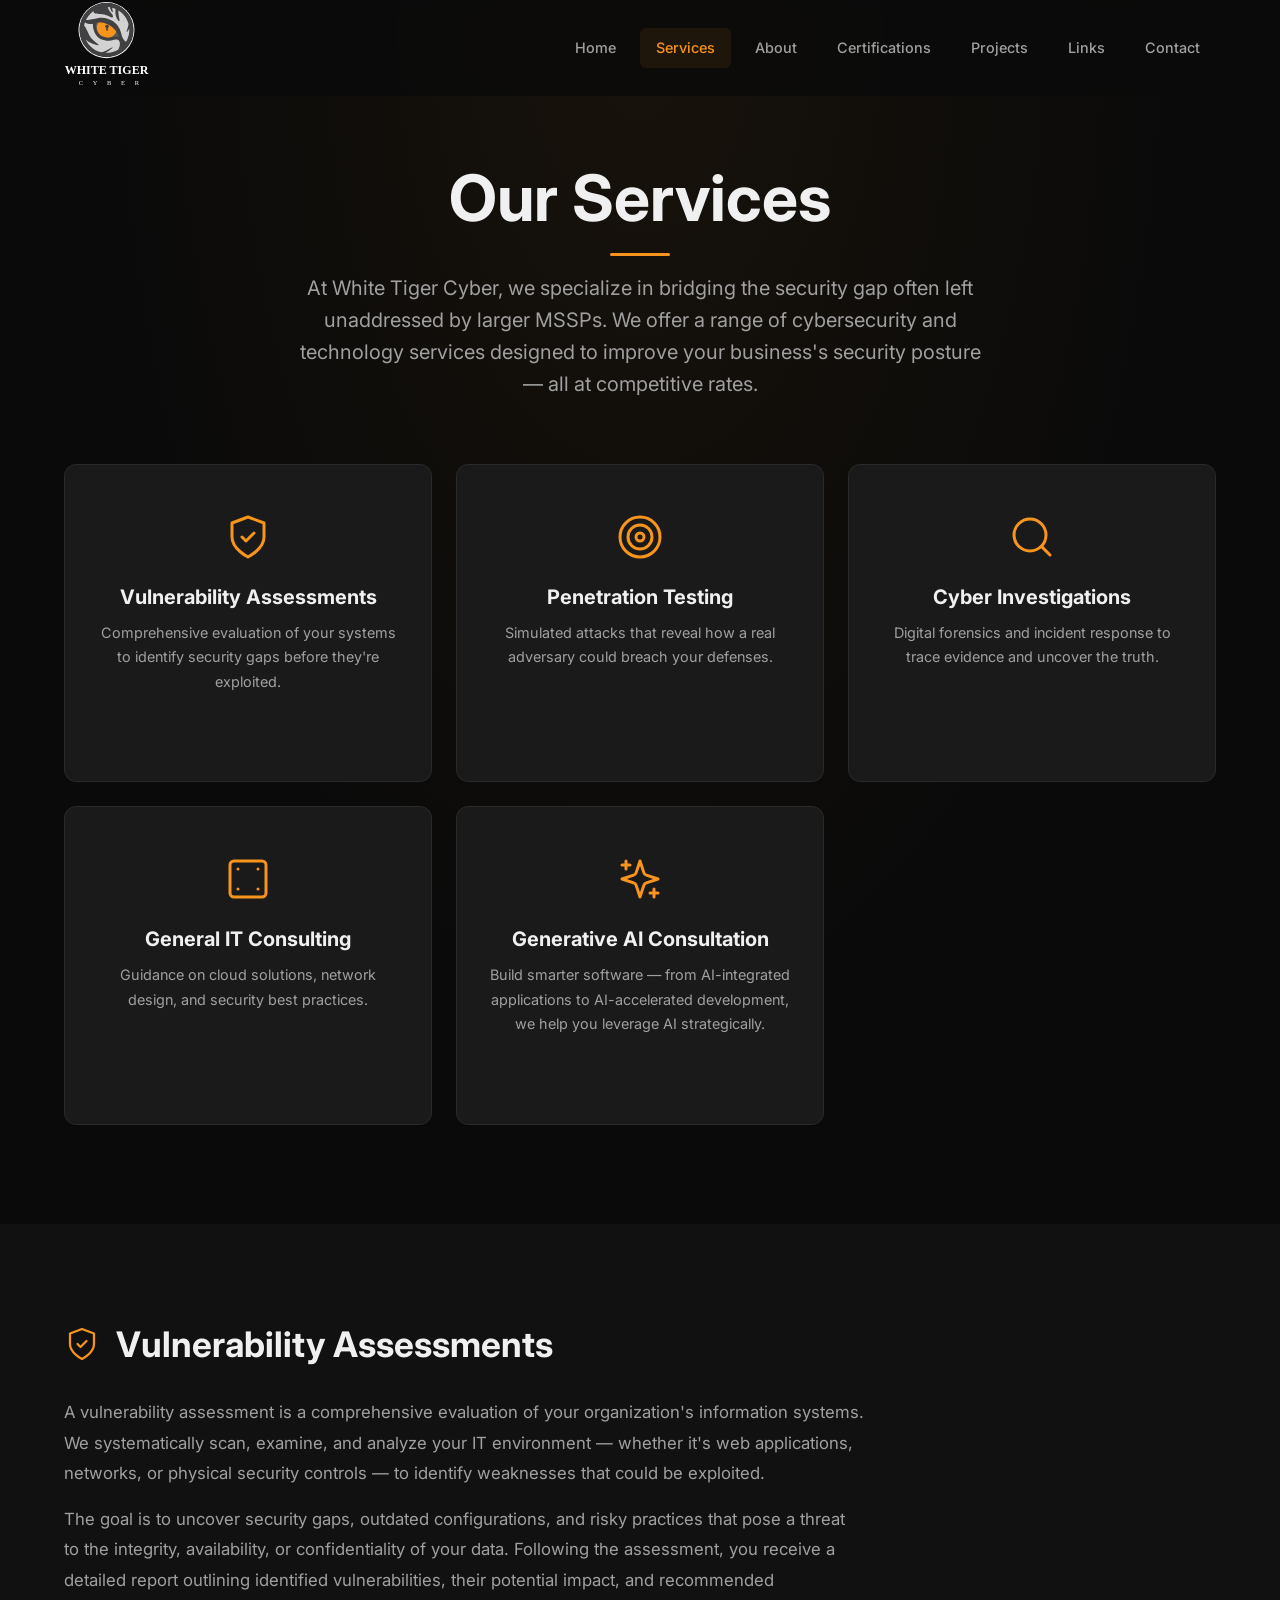
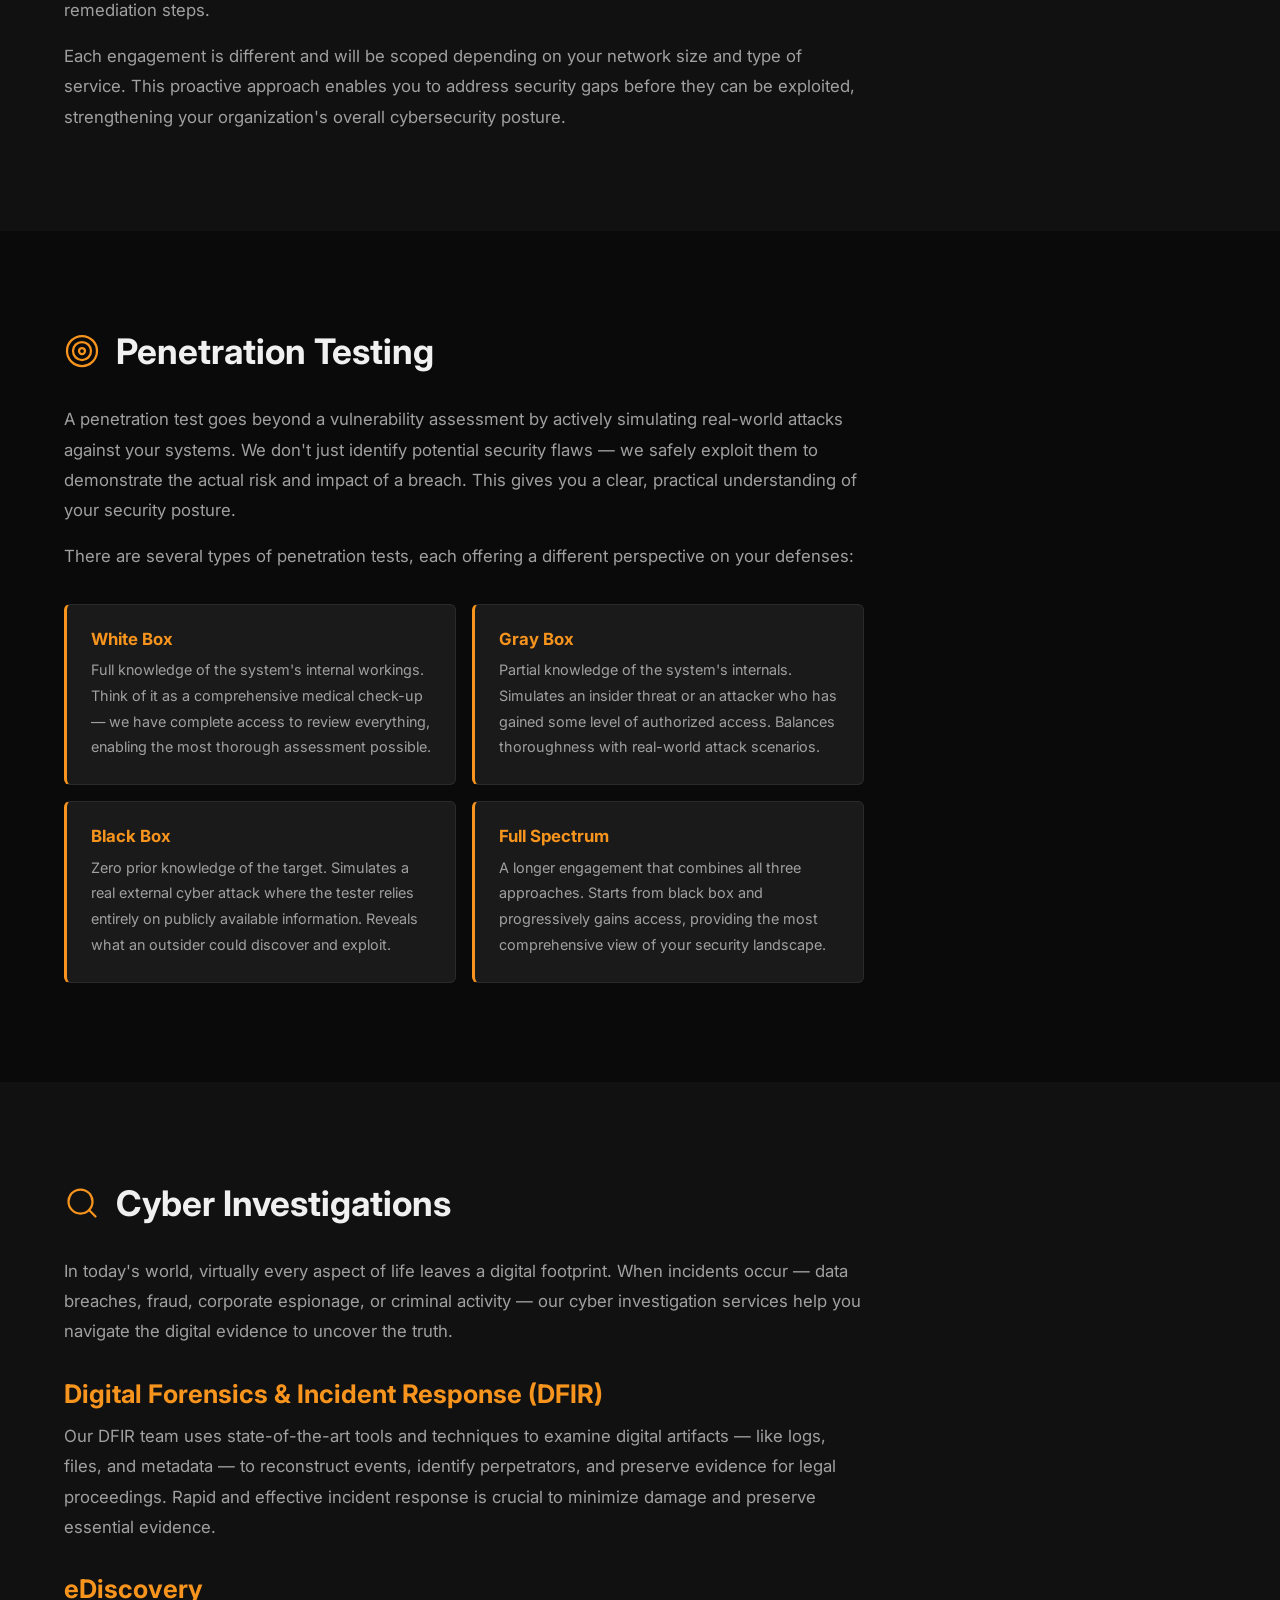
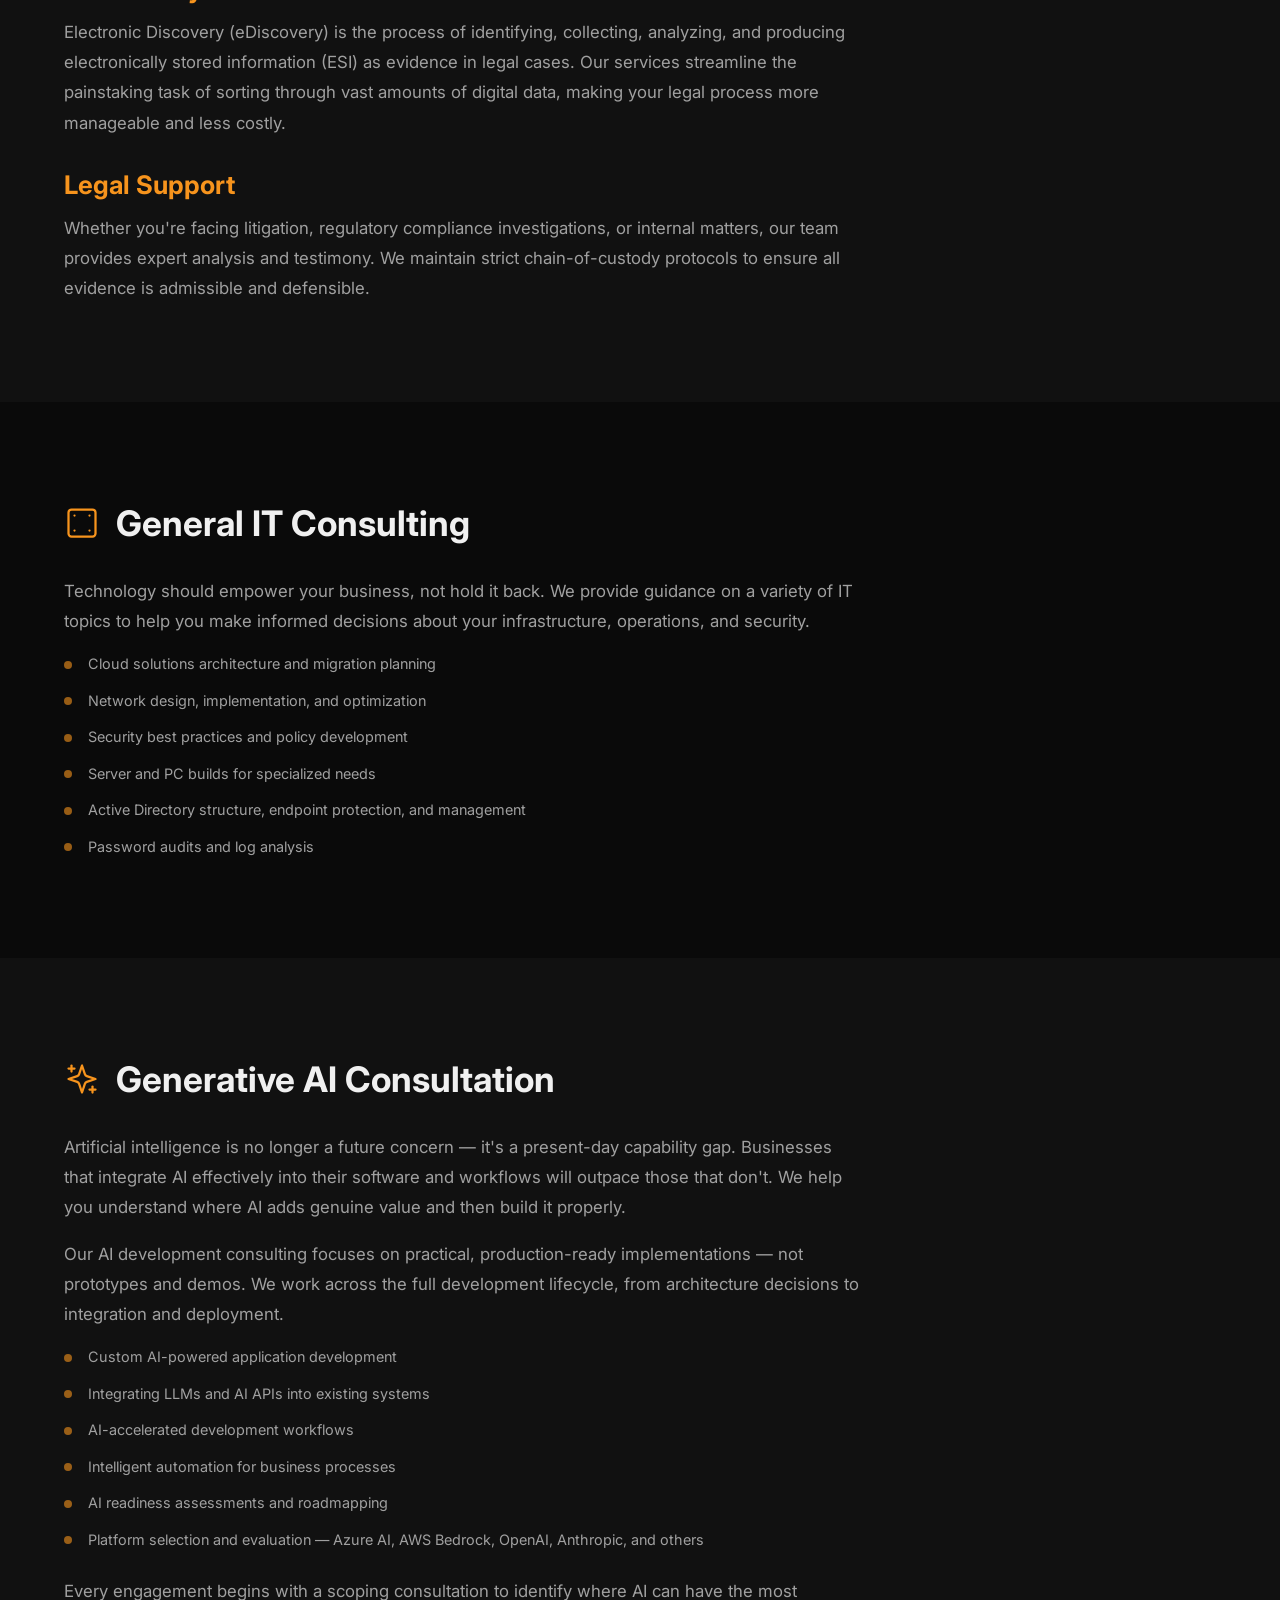
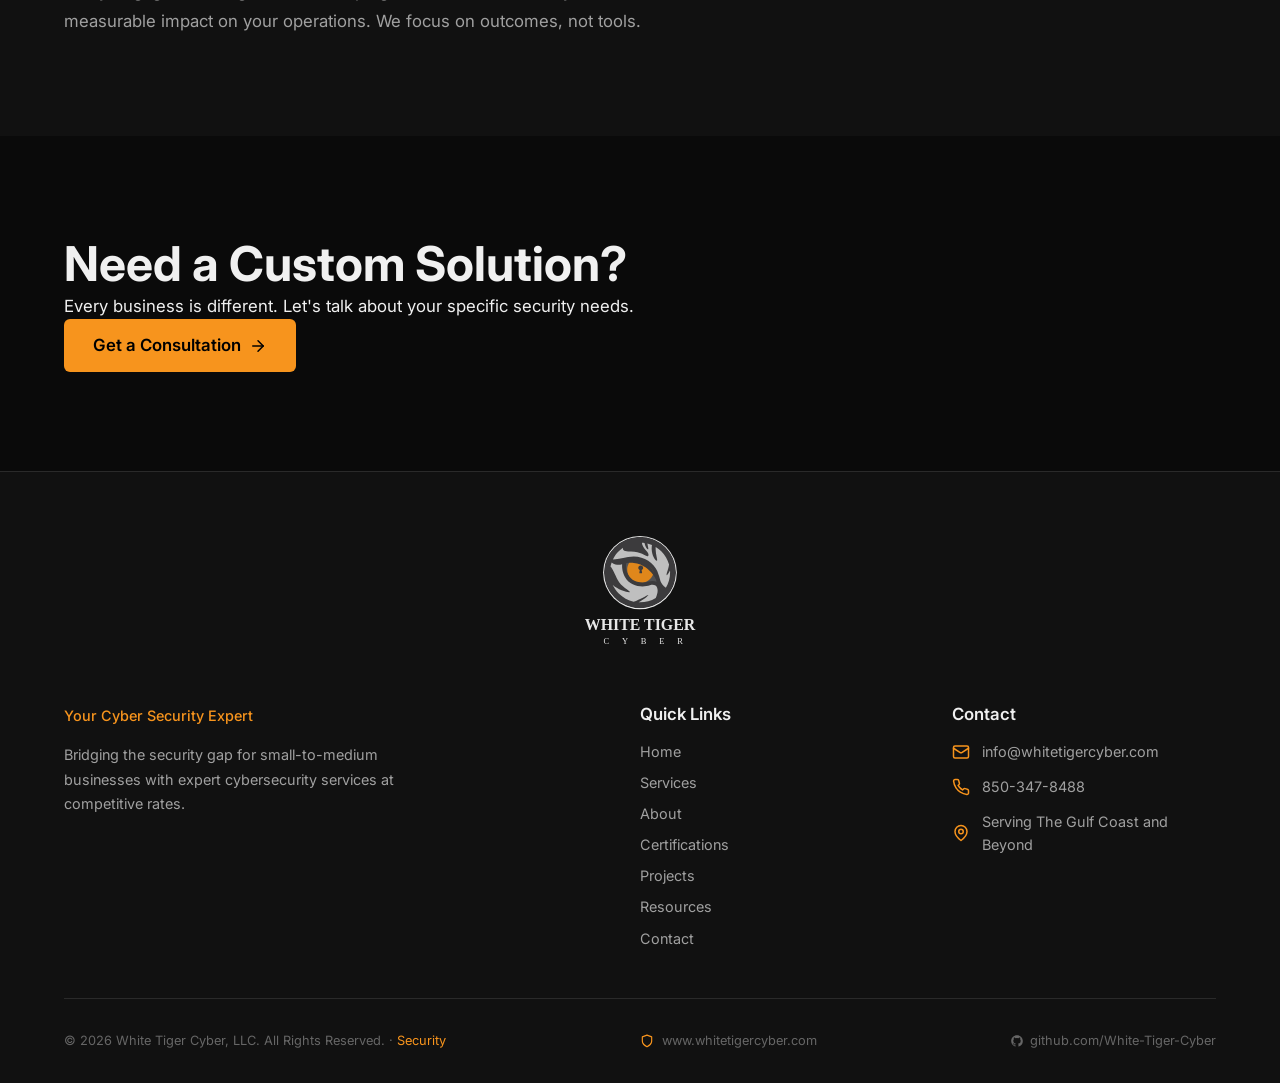
<file: services.html>
<!DOCTYPE html>
<html lang="en">
<head>
  <meta charset="UTF-8">
  <meta name="viewport" content="width=device-width, initial-scale=1.0">
  <title>Services | White Tiger Cyber</title>
  <meta name="description" content="Cybersecurity services including vulnerability assessments, penetration testing, cyber investigations, IT consulting, and AI application development.">

  <link rel="preconnect" href="https://fonts.googleapis.com">
  <link rel="preconnect" href="https://fonts.gstatic.com" crossorigin>
  <link href="https://fonts.googleapis.com/css2?family=Inter:wght@400;500;600;700&display=swap" rel="stylesheet">

  <link rel="stylesheet" href="/css/variables.css">
  <link rel="stylesheet" href="/css/reset.css">
  <link rel="stylesheet" href="/css/global.css">
  <link rel="stylesheet" href="/css/nav.css">
  <link rel="stylesheet" href="/css/footer.css">
  <link rel="stylesheet" href="/css/services.css">

  <style>
    body { background: #0a0a0a; color: #f0f0f0; }
    #nav-placeholder:empty { min-height: 96px; }
  </style>
</head>
<body>
  <a href="#main-content" class="skip-link">Skip to main content</a>
  <div id="nav-placeholder"></div>

  <main id="main-content">
    <!-- Intro -->
    <section class="services-intro section">
      <div class="container">
        <div class="section-header fade-up">
          <h1>Our Services</h1>
          <div class="accent-line"></div>
          <p>At White Tiger Cyber, we specialize in bridging the security gap often left unaddressed by larger MSSPs. We offer a range of cybersecurity and technology services designed to improve your business's security posture — all at competitive rates.</p>
        </div>

        <!-- Service Cards Grid -->
        <div class="services-grid stagger-group">
          <a href="#vuln-assess" class="card service-card fade-up">
            <svg class="service-icon" xmlns="http://www.w3.org/2000/svg" viewBox="0 0 24 24" fill="none" stroke="currentColor" stroke-width="1.5" stroke-linecap="round" stroke-linejoin="round"><path d="M12 22s8-4 8-10V5l-8-3-8 3v7c0 6 8 10 8 10z"/><path d="m9 12 2 2 4-4"/></svg>
            <h3>Vulnerability Assessments</h3>
            <p>Comprehensive evaluation of your systems to identify security gaps before they're exploited.</p>
            <span class="card-arrow">Learn more <svg xmlns="http://www.w3.org/2000/svg" viewBox="0 0 24 24" fill="none" stroke="currentColor" stroke-width="2" stroke-linecap="round" stroke-linejoin="round"><path d="m6 9 6 6 6-6"/></svg></span>
          </a>

          <a href="#pen-test" class="card service-card fade-up">
            <svg class="service-icon" xmlns="http://www.w3.org/2000/svg" viewBox="0 0 24 24" fill="none" stroke="currentColor" stroke-width="1.5" stroke-linecap="round" stroke-linejoin="round"><circle cx="12" cy="12" r="10"/><circle cx="12" cy="12" r="6"/><circle cx="12" cy="12" r="2"/></svg>
            <h3>Penetration Testing</h3>
            <p>Simulated attacks that reveal how a real adversary could breach your defenses.</p>
            <span class="card-arrow">Learn more <svg xmlns="http://www.w3.org/2000/svg" viewBox="0 0 24 24" fill="none" stroke="currentColor" stroke-width="2" stroke-linecap="round" stroke-linejoin="round"><path d="m6 9 6 6 6-6"/></svg></span>
          </a>

          <a href="#investigations" class="card service-card fade-up">
            <svg class="service-icon" xmlns="http://www.w3.org/2000/svg" viewBox="0 0 24 24" fill="none" stroke="currentColor" stroke-width="1.5" stroke-linecap="round" stroke-linejoin="round"><circle cx="11" cy="11" r="8"/><path d="m21 21-4.3-4.3"/></svg>
            <h3>Cyber Investigations</h3>
            <p>Digital forensics and incident response to trace evidence and uncover the truth.</p>
            <span class="card-arrow">Learn more <svg xmlns="http://www.w3.org/2000/svg" viewBox="0 0 24 24" fill="none" stroke="currentColor" stroke-width="2" stroke-linecap="round" stroke-linejoin="round"><path d="m6 9 6 6 6-6"/></svg></span>
          </a>

          <a href="#it-consulting" class="card service-card fade-up">
            <svg class="service-icon" xmlns="http://www.w3.org/2000/svg" viewBox="0 0 24 24" fill="none" stroke="currentColor" stroke-width="1.5" stroke-linecap="round" stroke-linejoin="round"><rect width="18" height="18" x="3" y="3" rx="2"/><path d="M7 7h.01"/><path d="M17 7h.01"/><path d="M7 17h.01"/><path d="M17 17h.01"/></svg>
            <h3>General IT Consulting</h3>
            <p>Guidance on cloud solutions, network design, and security best practices.</p>
            <span class="card-arrow">Learn more <svg xmlns="http://www.w3.org/2000/svg" viewBox="0 0 24 24" fill="none" stroke="currentColor" stroke-width="2" stroke-linecap="round" stroke-linejoin="round"><path d="m6 9 6 6 6-6"/></svg></span>
          </a>

          <a href="#gen-ai" class="card service-card fade-up">
            <svg class="service-icon" xmlns="http://www.w3.org/2000/svg" viewBox="0 0 24 24" fill="none" stroke="currentColor" stroke-width="1.5" stroke-linecap="round" stroke-linejoin="round"><path d="m12 3-1.912 5.813a2 2 0 0 1-1.275 1.275L3 12l5.813 1.912a2 2 0 0 1 1.275 1.275L12 21l1.912-5.813a2 2 0 0 1 1.275-1.275L21 12l-5.813-1.912a2 2 0 0 1-1.275-1.275L12 3Z"/><path d="M5 3v4"/><path d="M19 17v4"/><path d="M3 5h4"/><path d="M17 19h4"/></svg>
            <h3>Generative AI Consultation</h3>
            <p>Build smarter software — from AI-integrated applications to AI-accelerated development, we help you leverage AI strategically.</p>
            <span class="card-arrow">Learn more <svg xmlns="http://www.w3.org/2000/svg" viewBox="0 0 24 24" fill="none" stroke="currentColor" stroke-width="2" stroke-linecap="round" stroke-linejoin="round"><path d="m6 9 6 6 6-6"/></svg></span>
          </a>
        </div>
      </div>
    </section>

    <!-- Vulnerability Assessments Detail -->
    <section id="vuln-assess" class="service-detail section section-alt">
      <div class="container">
        <div class="service-detail-header fade-up">
          <svg xmlns="http://www.w3.org/2000/svg" viewBox="0 0 24 24" fill="none" stroke="currentColor" stroke-width="1.5" stroke-linecap="round" stroke-linejoin="round"><path d="M12 22s8-4 8-10V5l-8-3-8 3v7c0 6 8 10 8 10z"/><path d="m9 12 2 2 4-4"/></svg>
          <h2>Vulnerability Assessments</h2>
        </div>
        <div class="service-detail-content fade-up">
          <p>A vulnerability assessment is a comprehensive evaluation of your organization's information systems. We systematically scan, examine, and analyze your IT environment — whether it's web applications, networks, or physical security controls — to identify weaknesses that could be exploited.</p>
          <p>The goal is to uncover security gaps, outdated configurations, and risky practices that pose a threat to the integrity, availability, or confidentiality of your data. Following the assessment, you receive a detailed report outlining identified vulnerabilities, their potential impact, and recommended remediation steps.</p>
          <p>Each engagement is different and will be scoped depending on your network size and type of service. This proactive approach enables you to address security gaps before they can be exploited, strengthening your organization's overall cybersecurity posture.</p>
        </div>
      </div>
    </section>

    <!-- Penetration Testing Detail -->
    <section id="pen-test" class="service-detail section">
      <div class="container">
        <div class="service-detail-header fade-up">
          <svg xmlns="http://www.w3.org/2000/svg" viewBox="0 0 24 24" fill="none" stroke="currentColor" stroke-width="1.5" stroke-linecap="round" stroke-linejoin="round"><circle cx="12" cy="12" r="10"/><circle cx="12" cy="12" r="6"/><circle cx="12" cy="12" r="2"/></svg>
          <h2>Penetration Testing</h2>
        </div>
        <div class="service-detail-content fade-up">
          <p>A penetration test goes beyond a vulnerability assessment by actively simulating real-world attacks against your systems. We don't just identify potential security flaws — we safely exploit them to demonstrate the actual risk and impact of a breach. This gives you a clear, practical understanding of your security posture.</p>
          <p>There are several types of penetration tests, each offering a different perspective on your defenses:</p>

          <div class="pentest-types stagger-group">
            <div class="pentest-type fade-up">
              <h4>White Box</h4>
              <p>Full knowledge of the system's internal workings. Think of it as a comprehensive medical check-up — we have complete access to review everything, enabling the most thorough assessment possible.</p>
            </div>
            <div class="pentest-type fade-up">
              <h4>Gray Box</h4>
              <p>Partial knowledge of the system's internals. Simulates an insider threat or an attacker who has gained some level of authorized access. Balances thoroughness with real-world attack scenarios.</p>
            </div>
            <div class="pentest-type fade-up">
              <h4>Black Box</h4>
              <p>Zero prior knowledge of the target. Simulates a real external cyber attack where the tester relies entirely on publicly available information. Reveals what an outsider could discover and exploit.</p>
            </div>
            <div class="pentest-type fade-up">
              <h4>Full Spectrum</h4>
              <p>A longer engagement that combines all three approaches. Starts from black box and progressively gains access, providing the most comprehensive view of your security landscape.</p>
            </div>
          </div>
        </div>
      </div>
    </section>

    <!-- Cyber Investigations Detail -->
    <section id="investigations" class="service-detail section section-alt">
      <div class="container">
        <div class="service-detail-header fade-up">
          <svg xmlns="http://www.w3.org/2000/svg" viewBox="0 0 24 24" fill="none" stroke="currentColor" stroke-width="1.5" stroke-linecap="round" stroke-linejoin="round"><circle cx="11" cy="11" r="8"/><path d="m21 21-4.3-4.3"/></svg>
          <h2>Cyber Investigations</h2>
        </div>
        <div class="service-detail-content fade-up">
          <p>In today's world, virtually every aspect of life leaves a digital footprint. When incidents occur — data breaches, fraud, corporate espionage, or criminal activity — our cyber investigation services help you navigate the digital evidence to uncover the truth.</p>

          <h4 style="color: var(--color-accent); margin-top: var(--space-xl); margin-bottom: var(--space-sm);">Digital Forensics & Incident Response (DFIR)</h4>
          <p>Our DFIR team uses state-of-the-art tools and techniques to examine digital artifacts — like logs, files, and metadata — to reconstruct events, identify perpetrators, and preserve evidence for legal proceedings. Rapid and effective incident response is crucial to minimize damage and preserve essential evidence.</p>

          <h4 style="color: var(--color-accent); margin-top: var(--space-xl); margin-bottom: var(--space-sm);">eDiscovery</h4>
          <p>Electronic Discovery (eDiscovery) is the process of identifying, collecting, analyzing, and producing electronically stored information (ESI) as evidence in legal cases. Our services streamline the painstaking task of sorting through vast amounts of digital data, making your legal process more manageable and less costly.</p>

          <h4 style="color: var(--color-accent); margin-top: var(--space-xl); margin-bottom: var(--space-sm);">Legal Support</h4>
          <p>Whether you're facing litigation, regulatory compliance investigations, or internal matters, our team provides expert analysis and testimony. We maintain strict chain-of-custody protocols to ensure all evidence is admissible and defensible.</p>
        </div>
      </div>
    </section>

    <!-- IT Consulting Detail -->
    <section id="it-consulting" class="service-detail section">
      <div class="container">
        <div class="service-detail-header fade-up">
          <svg xmlns="http://www.w3.org/2000/svg" viewBox="0 0 24 24" fill="none" stroke="currentColor" stroke-width="1.5" stroke-linecap="round" stroke-linejoin="round"><rect width="18" height="18" x="3" y="3" rx="2"/><path d="M7 7h.01"/><path d="M17 7h.01"/><path d="M7 17h.01"/><path d="M17 17h.01"/></svg>
          <h2>General IT Consulting</h2>
        </div>
        <div class="service-detail-content fade-up">
          <p>Technology should empower your business, not hold it back. We provide guidance on a variety of IT topics to help you make informed decisions about your infrastructure, operations, and security.</p>
          <ul class="service-list">
            <li>Cloud solutions architecture and migration planning</li>
            <li>Network design, implementation, and optimization</li>
            <li>Security best practices and policy development</li>
            <li>Server and PC builds for specialized needs</li>
            <li>Active Directory structure, endpoint protection, and management</li>
            <li>Password audits and log analysis</li>
          </ul>
        </div>
      </div>
    </section>

    <!-- Generative AI Detail -->
    <section id="gen-ai" class="service-detail section section-alt">
      <div class="container">
        <div class="service-detail-header fade-up">
          <svg xmlns="http://www.w3.org/2000/svg" viewBox="0 0 24 24" fill="none" stroke="currentColor" stroke-width="1.5" stroke-linecap="round" stroke-linejoin="round"><path d="m12 3-1.912 5.813a2 2 0 0 1-1.275 1.275L3 12l5.813 1.912a2 2 0 0 1 1.275 1.275L12 21l1.912-5.813a2 2 0 0 1 1.275-1.275L21 12l-5.813-1.912a2 2 0 0 1-1.275-1.275L12 3Z"/><path d="M5 3v4"/><path d="M19 17v4"/><path d="M3 5h4"/><path d="M17 19h4"/></svg>
          <h2>Generative AI Consultation</h2>
        </div>
        <div class="service-detail-content fade-up">
          <p>Artificial intelligence is no longer a future concern — it's a present-day capability gap. Businesses that integrate AI effectively into their software and workflows will outpace those that don't. We help you understand where AI adds genuine value and then build it properly.</p>
          <p>Our AI development consulting focuses on practical, production-ready implementations — not prototypes and demos. We work across the full development lifecycle, from architecture decisions to integration and deployment.</p>
          <ul class="service-list">
            <li>Custom AI-powered application development</li>
            <li>Integrating LLMs and AI APIs into existing systems</li>
            <li>AI-accelerated development workflows</li>
            <li>Intelligent automation for business processes</li>
            <li>AI readiness assessments and roadmapping</li>
            <li>Platform selection and evaluation — Azure AI, AWS Bedrock, OpenAI, Anthropic, and others</li>
          </ul>
          <p style="margin-top: var(--space-lg);">Every engagement begins with a scoping consultation to identify where AI can have the most measurable impact on your operations. We focus on outcomes, not tools.</p>
        </div>
      </div>
    </section>

    <!-- CTA -->
    <section class="cta-banner section">
      <div class="container fade-up">
        <h2>Need a Custom Solution?</h2>
        <p>Every business is different. Let's talk about your specific security needs.</p>
        <a href="/contact.html" class="btn btn-primary">Get a Consultation
          <svg xmlns="http://www.w3.org/2000/svg" width="18" height="18" viewBox="0 0 24 24" fill="none" stroke="currentColor" stroke-width="2" stroke-linecap="round" stroke-linejoin="round"><path d="M5 12h14"/><path d="m12 5 7 7-7 7"/></svg>
        </a>
      </div>
    </section>
  </main>

  <div id="footer-placeholder"></div>

  <script src="/js/nav.js"></script>
  <script src="/js/animations.js"></script>
  <script src="/js/components.js"></script>
</body>
</html>
</file>
<file: css/variables.css>
:root {
  /* Brand Colors */
  --color-accent: #f7941d;
  --color-accent-hover: #ffaa44;
  --color-accent-glow: rgba(247, 148, 29, 0.3);
  --color-accent-subtle: rgba(247, 148, 29, 0.08);

  /* Backgrounds */
  --color-bg-primary: #0a0a0a;
  --color-bg-secondary: #111111;
  --color-bg-card: #1a1a1a;
  --color-bg-card-hover: #222222;
  --color-surface: #161616;

  /* Text */
  --color-text-primary: #f0f0f0;
  --color-text-secondary: #a0a0a0;
  --color-text-muted: #666666;

  /* Borders */
  --color-border: #2a2a2a;
  --color-border-hover: #3a3a3a;

  /* Typography */
  --font-heading: 'Inter', system-ui, -apple-system, sans-serif;
  --font-body: 'Inter', system-ui, -apple-system, sans-serif;
  --font-mono: 'JetBrains Mono', 'Fira Code', monospace;

  /* Fluid Font Sizes */
  --text-xs: clamp(0.75rem, 0.7rem + 0.25vw, 0.8rem);
  --text-sm: clamp(0.85rem, 0.8rem + 0.25vw, 0.9rem);
  --text-base: clamp(0.95rem, 0.9rem + 0.3vw, 1.05rem);
  --text-lg: clamp(1.1rem, 1rem + 0.5vw, 1.25rem);
  --text-xl: clamp(1.35rem, 1.1rem + 0.8vw, 1.6rem);
  --text-2xl: clamp(1.7rem, 1.3rem + 1.2vw, 2.2rem);
  --text-3xl: clamp(2.2rem, 1.6rem + 1.8vw, 3rem);
  --text-hero: clamp(2.8rem, 2rem + 2.5vw, 4rem);

  /* Spacing */
  --space-xs: 0.5rem;
  --space-sm: 0.75rem;
  --space-md: 1rem;
  --space-lg: 1.5rem;
  --space-xl: 2rem;
  --space-2xl: 3rem;
  --space-3xl: 4rem;
  --space-section: clamp(4rem, 3rem + 4vw, 8rem);

  /* Layout */
  --max-width: 1200px;
  --nav-height: 96px;
  --border-radius-sm: 6px;
  --border-radius-md: 12px;
  --border-radius-lg: 20px;

  /* Transitions */
  --transition-fast: 150ms ease;
  --transition-base: 250ms ease;
  --transition-slow: 400ms ease;

  /* Shadows */
  --shadow-card: 0 4px 24px rgba(0, 0, 0, 0.4);
  --shadow-card-hover: 0 8px 40px rgba(0, 0, 0, 0.6);
  --shadow-glow: 0 0 30px var(--color-accent-glow);
}
</file>
<file: css/global.css>
html {
  overflow-x: clip;
}

body {
  font-family: var(--font-body);
  font-size: var(--text-base);
  color: var(--color-text-primary);
  background-color: var(--color-bg-primary);
  overflow-x: clip;
}

/* Layout */
.container {
  max-width: var(--max-width);
  margin-inline: auto;
  padding-inline: var(--space-lg);
}

.section {
  padding-block: var(--space-section);
}

.section-alt {
  background-color: var(--color-bg-secondary);
}

/* Typography */
h1, h2, h3, h4 {
  font-family: var(--font-heading);
  font-weight: 700;
  color: var(--color-text-primary);
}

h1 { font-size: var(--text-hero); }
h2 { font-size: var(--text-3xl); }
h3 { font-size: var(--text-2xl); }
h4 { font-size: var(--text-xl); }

.text-accent { color: var(--color-accent); }
.text-secondary { color: var(--color-text-secondary); }
.text-center { text-align: center; }

/* Section Headers */
.section-header {
  text-align: center;
  margin-bottom: var(--space-3xl);
}

.section-header h2 {
  margin-bottom: var(--space-md);
}

.section-header p {
  color: var(--color-text-secondary);
  font-size: var(--text-lg);
  max-width: 700px;
  margin-inline: auto;
}

.accent-line {
  width: 60px;
  height: 3px;
  background: var(--color-accent);
  margin: var(--space-md) auto;
  border-radius: 2px;
}

/* Buttons */
.btn {
  display: inline-flex;
  align-items: center;
  gap: var(--space-xs);
  padding: 0.8rem 1.8rem;
  border-radius: var(--border-radius-sm);
  font-weight: 600;
  font-size: var(--text-base);
  cursor: pointer;
  border: none;
  transition: transform var(--transition-base), box-shadow var(--transition-base), background-color var(--transition-base);
}

.btn-primary {
  background-color: var(--color-accent);
  color: #000;
}

.btn-primary:hover {
  background-color: var(--color-accent-hover);
  transform: translateY(-2px);
  box-shadow: var(--shadow-glow);
}

.btn-outline {
  background: transparent;
  color: var(--color-accent);
  border: 2px solid var(--color-accent);
}

.btn-outline:hover {
  background-color: var(--color-accent-subtle);
  transform: translateY(-2px);
}

/* Cards */
.card {
  background: var(--color-bg-card);
  border: 1px solid var(--color-border);
  border-radius: var(--border-radius-md);
  padding: var(--space-xl);
  transition: transform var(--transition-base), box-shadow var(--transition-base), border-color var(--transition-base);
}

.card:hover {
  transform: translateY(-4px);
  box-shadow: var(--shadow-card-hover), 0 0 40px rgba(247, 148, 29, 0.06);
  border-color: var(--color-border-hover);
}

/* Scroll Animations */
.fade-up {
  opacity: 0;
  transform: translateY(30px);
  transition: opacity 0.6s ease, transform 0.6s ease;
}

.fade-in {
  opacity: 0;
  transition: opacity 0.6s ease;
}

.scale-in {
  opacity: 0;
  transform: scale(0.95);
  transition: opacity 0.5s ease, transform 0.5s ease;
}

.fade-up.visible,
.fade-in.visible,
.scale-in.visible {
  opacity: 1;
  transform: none;
}

/* Reduced motion */
@media (prefers-reduced-motion: reduce) {
  *, *::before, *::after {
    animation-duration: 0.01ms !important;
    animation-iteration-count: 1 !important;
    transition-duration: 0.01ms !important;
    scroll-behavior: auto !important;
  }

  .fade-up, .fade-in, .scale-in {
    opacity: 1;
    transform: none;
  }
}

/* Skip to content (accessibility) */
.skip-link {
  position: absolute;
  top: -100%;
  left: var(--space-md);
  padding: var(--space-sm) var(--space-md);
  background: var(--color-accent);
  color: #000;
  font-weight: 600;
  border-radius: var(--border-radius-sm);
  z-index: 1000;
  transition: top var(--transition-fast);
}

.skip-link:focus {
  top: var(--space-md);
}

/* Accessibility */
.sr-only {
  position: absolute;
  width: 1px;
  height: 1px;
  padding: 0;
  margin: -1px;
  overflow: hidden;
  clip: rect(0, 0, 0, 0);
  white-space: nowrap;
  border-width: 0;
}

/* Focus styles */
:focus-visible {
  outline: 2px solid var(--color-accent);
  outline-offset: 2px;
}

/* Grid helpers */
.grid-2 {
  display: grid;
  grid-template-columns: 1fr;
  gap: var(--space-xl);
}

.grid-3 {
  display: grid;
  grid-template-columns: 1fr;
  gap: var(--space-xl);
}

@media (min-width: 768px) {
  .grid-2 {
    grid-template-columns: repeat(2, 1fr);
  }

  .grid-3 {
    grid-template-columns: repeat(2, 1fr);
  }
}

@media (min-width: 1024px) {
  .grid-3 {
    grid-template-columns: repeat(3, 1fr);
  }
}
</file>
<file: css/nav.css>
.site-header {
  position: fixed;
  top: 0;
  left: 0;
  right: 0;
  height: var(--nav-height);
  z-index: 100;
  background: rgba(10, 10, 10, 0.8);
  backdrop-filter: blur(8px);
  -webkit-backdrop-filter: blur(8px);
  transition: background var(--transition-base), box-shadow var(--transition-base);
}

.site-header.scrolled {
  background: rgba(10, 10, 10, 0.95);
  box-shadow: 0 2px 20px rgba(0, 0, 0, 0.5);
}

.nav-container {
  display: flex;
  align-items: center;
  justify-content: space-between;
  height: var(--nav-height);
}

/* Logo */
.nav-logo {
  display: flex;
  align-items: center;
  gap: var(--space-sm);
  text-decoration: none;
  flex-shrink: 0;
}

.nav-logo img {
  width: 85px;
  height: auto;
}

.nav-logo-text {
  display: flex;
  flex-direction: column;
  line-height: 1.2;
}

.nav-brand {
  font-family: var(--font-heading);
  font-weight: 700;
  font-size: var(--text-base);
  color: var(--color-text-primary);
}

.nav-tagline {
  font-size: var(--text-xs);
  color: var(--color-accent);
}

/* Nav Links */
.nav-menu {
  display: flex;
  align-items: center;
  gap: var(--space-xs);
}

.nav-link {
  padding: 0.5rem 1rem;
  font-size: var(--text-sm);
  font-weight: 500;
  color: var(--color-text-secondary);
  border-radius: var(--border-radius-sm);
  transition: color var(--transition-fast), background-color var(--transition-fast);
}

.nav-link:hover,
.nav-link.active {
  color: var(--color-text-primary);
}

.nav-link.active {
  color: var(--color-accent);
  background-color: var(--color-accent-subtle);
}

/* Mobile Toggle */
.nav-toggle {
  display: none;
  background: none;
  border: none;
  cursor: pointer;
  padding: var(--space-xs);
  z-index: 110;
}

.hamburger,
.hamburger::before,
.hamburger::after {
  display: block;
  width: 24px;
  height: 2px;
  background: var(--color-text-primary);
  border-radius: 2px;
  transition: transform var(--transition-base), opacity var(--transition-base);
}

.hamburger {
  position: relative;
}

.hamburger::before,
.hamburger::after {
  content: '';
  position: absolute;
  left: 0;
}

.hamburger::before { top: -7px; }
.hamburger::after { top: 7px; }

/* Hamburger open state */
.nav-toggle[aria-expanded="true"] .hamburger {
  background: transparent;
}

.nav-toggle[aria-expanded="true"] .hamburger::before {
  top: 0;
  transform: rotate(45deg);
}

.nav-toggle[aria-expanded="true"] .hamburger::after {
  top: 0;
  transform: rotate(-45deg);
}

/* Mobile nav */
@media (max-width: 767px) {
  .nav-toggle {
    display: block;
  }

  .nav-menu {
    position: fixed;
    top: 0;
    right: 0;
    width: min(300px, 80vw);
    height: 100vh;
    flex-direction: column;
    justify-content: center;
    gap: var(--space-md);
    background: rgba(10, 10, 10, 0.98);
    backdrop-filter: blur(20px);
    -webkit-backdrop-filter: blur(20px);
    transform: translateX(100%);
    transition: transform var(--transition-slow);
    padding: var(--space-xl);
  }

  .nav-menu.open {
    transform: translateX(0);
  }

  .nav-link {
    font-size: var(--text-lg);
    padding: var(--space-sm) var(--space-md);
    width: 100%;
    text-align: center;
  }

  .nav-logo-text {
    display: none;
  }
}
</file>
<file: css/footer.css>
.site-footer {
  background: var(--color-bg-secondary);
  border-top: 1px solid var(--color-border);
  padding-block: var(--space-3xl) var(--space-xl);
}

.footer-hero {
  display: flex;
  justify-content: center;
  padding-bottom: var(--space-2xl);
}

.footer-hero-logo {
  height: 120px;
  width: auto;
  opacity: 0.9;
}

.footer-content {
  display: grid;
  grid-template-columns: 1fr;
  gap: var(--space-2xl);
  margin-bottom: var(--space-2xl);
}

.footer-brand {
  display: flex;
  flex-direction: column;
  gap: var(--space-md);
}

.footer-logo {
  height: 60px;
  width: auto;
}

.footer-tagline {
  color: var(--color-accent);
  font-size: var(--text-sm);
  font-weight: 500;
}

.footer-description {
  color: var(--color-text-secondary);
  font-size: var(--text-sm);
  max-width: 350px;
  line-height: 1.7;
}

.footer-heading {
  font-size: var(--text-base);
  font-weight: 600;
  color: var(--color-text-primary);
  margin-bottom: var(--space-md);
}

.footer-links {
  display: flex;
  flex-direction: column;
  gap: var(--space-xs);
}

.footer-links a {
  color: var(--color-text-secondary);
  font-size: var(--text-sm);
  transition: color var(--transition-fast);
}

.footer-links a:hover {
  color: var(--color-accent);
}

.footer-contact-item {
  display: flex;
  align-items: center;
  gap: var(--space-sm);
  color: var(--color-text-secondary);
  font-size: var(--text-sm);
  margin-bottom: var(--space-sm);
}

.footer-contact-item svg {
  width: 18px;
  height: 18px;
  flex-shrink: 0;
  color: var(--color-accent);
}

.footer-contact-item a {
  color: var(--color-text-secondary);
  transition: color var(--transition-fast);
}

.footer-contact-item a:hover {
  color: var(--color-accent);
}

.footer-bottom {
  padding-top: var(--space-xl);
  border-top: 1px solid var(--color-border);
  display: flex;
  flex-wrap: wrap;
  justify-content: space-between;
  align-items: center;
  gap: var(--space-md);
}

.footer-copyright {
  color: var(--color-text-muted);
  font-size: var(--text-xs);
}

.footer-security-link {
  color: var(--color-accent);
  transition: color var(--transition-fast);
}

.footer-security-link:hover {
  color: var(--color-accent-hover);
}

.footer-serving {
  color: var(--color-text-muted);
  font-size: var(--text-xs);
  display: flex;
  align-items: center;
  gap: var(--space-xs);
}

.footer-serving svg {
  width: 14px;
  height: 14px;
  color: var(--color-accent);
}

.footer-github {
  display: flex;
  align-items: center;
  gap: 6px;
  color: var(--color-text-muted);
  font-size: var(--text-xs);
  text-decoration: none;
  transition: color var(--transition-fast);
}

.footer-github:hover {
  color: var(--color-text-secondary);
}

.footer-github svg {
  width: 14px;
  height: 14px;
  flex-shrink: 0;
}

@media (min-width: 768px) {
  .footer-content {
    grid-template-columns: 2fr 1fr 1fr;
  }
}
</file>
<file: css/home.css>
/* Hero Section */
.hero {
  min-height: clamp(320px, 40vh, 480px);
  display: flex;
  flex-direction: column;
  align-items: center;
  justify-content: center;
  text-align: center;
  padding: calc(var(--nav-height) + var(--space-xl)) var(--space-lg) var(--space-2xl);
  position: relative;
  overflow: hidden;
}

.hero::before {
  content: '';
  position: absolute;
  inset: 0;
  background:
    radial-gradient(ellipse at 50% 40%, rgba(247, 148, 29, 0.07) 0%, transparent 60%),
    radial-gradient(ellipse at 20% 80%, rgba(247, 148, 29, 0.03) 0%, transparent 50%),
    radial-gradient(ellipse at 80% 20%, rgba(247, 148, 29, 0.02) 0%, transparent 50%);
  pointer-events: none;
}

.hero-logo {
  width: clamp(120px, 18vw, 200px);
  height: auto;
  margin-bottom: var(--space-lg);
  filter: drop-shadow(0 0 20px rgba(247, 148, 29, 0.3));
  animation: pulse-glow 3s ease-in-out infinite alternate;
  position: relative;
  flex-shrink: 0;
}

@keyframes pulse-glow {
  from { filter: drop-shadow(0 0 15px rgba(247, 148, 29, 0.25)); }
  to   { filter: drop-shadow(0 0 35px rgba(247, 148, 29, 0.45)); }
}

.hero-tagline {
  font-size: var(--text-xl);
  color: var(--color-accent);
  font-weight: 500;
  margin-bottom: var(--space-md);
  letter-spacing: 0.05em;
}

.hero-subtitle {
  font-size: var(--text-lg);
  color: var(--color-text-secondary);
  max-width: 600px;
  margin-bottom: var(--space-2xl);
  line-height: 1.7;
}

.hero-cta {
  display: flex;
  gap: var(--space-md);
  flex-wrap: wrap;
  justify-content: center;
}

/* Why Section */
.why-section {
  position: relative;
  overflow: hidden;
  background:
    radial-gradient(ellipse at 80% 50%, rgba(247, 148, 29, 0.04) 0%, transparent 50%),
    var(--color-bg-secondary);
}

.why-section::after {
  content: '';
  position: absolute;
  top: 50%;
  right: -80px;
  transform: translateY(-50%);
  width: 400px;
  height: 400px;
  background-image: url('/images/WhiteTigerLightText.svg');
  background-repeat: no-repeat;
  background-size: contain;
  background-position: center;
  opacity: 0.04;
  pointer-events: none;
  z-index: 0;
}

.why-grid {
  display: grid;
  grid-template-columns: 1fr;
  gap: var(--space-3xl);
  align-items: center;
  position: relative;
  z-index: 1;
}

.why-content h2 {
  margin-bottom: var(--space-lg);
}

.why-content p {
  color: var(--color-text-secondary);
  margin-bottom: var(--space-md);
  line-height: 1.8;
}

.why-content p:last-child {
  margin-bottom: 0;
}

.why-visual {
  display: flex;
  justify-content: center;
  align-items: center;
}

.why-icon-container {
  width: clamp(200px, 25vw, 300px);
  height: clamp(200px, 25vw, 300px);
  border-radius: 50%;
  background: var(--color-bg-card);
  border: 1px solid var(--color-border);
  display: flex;
  align-items: center;
  justify-content: center;
  position: relative;
}

.why-icon-container::after {
  content: '';
  position: absolute;
  inset: -1px;
  border-radius: 50%;
  background: conic-gradient(from 0deg, var(--color-accent), transparent 30%, transparent 70%, var(--color-accent));
  z-index: -1;
  opacity: 0.3;
}

.why-icon-container svg {
  width: 80px;
  height: 80px;
  color: var(--color-accent);
}

@media (min-width: 768px) {
  .why-grid {
    grid-template-columns: 1.2fr 0.8fr;
  }
}

/* Value Props */
.value-props {
  background: var(--color-bg-primary);
}

.value-card {
  text-align: center;
  padding: var(--space-2xl) var(--space-xl);
}

.value-icon {
  width: 56px;
  height: 56px;
  margin: 0 auto var(--space-lg);
  color: var(--color-accent);
}

.value-card h3 {
  font-size: var(--text-xl);
  margin-bottom: var(--space-sm);
}

.value-card p {
  color: var(--color-text-secondary);
  font-size: var(--text-sm);
  line-height: 1.7;
}

/* Hero desktop row layout */
@media (min-width: 768px) {
  .hero {
    flex-direction: row;
    justify-content: center;
    gap: var(--space-3xl);
    text-align: left;
    padding-inline: var(--space-2xl);
  }

  .hero-text-group {
    display: flex;
    flex-direction: column;
    align-items: flex-start;
    max-width: 580px;
  }

  .hero-cta {
    justify-content: flex-start;
  }

  .hero-subtitle {
    margin-bottom: var(--space-xl);
  }
}

/* CTA Banner */
.cta-banner {
  background: var(--color-accent-subtle);
  border-top: 1px solid rgba(247, 148, 29, 0.15);
  border-bottom: 1px solid rgba(247, 148, 29, 0.15);
  text-align: center;
}

.cta-banner h2 {
  font-size: var(--text-2xl);
  margin-bottom: var(--space-md);
}

.cta-banner p {
  color: var(--color-text-secondary);
  margin-bottom: var(--space-xl);
  font-size: var(--text-lg);
}
</file>
<file: css/about.css>
/* About Page Header */
.about-intro {
  padding-top: calc(var(--nav-height) + var(--space-3xl));
  background:
    radial-gradient(ellipse at 50% 0%, rgba(247, 148, 29, 0.06) 0%, transparent 60%),
    var(--color-bg-primary);
}

/* Founder Section */
.founder-grid {
  display: grid;
  grid-template-columns: 1fr;
  gap: var(--space-3xl);
  align-items: start;
}

.founder-text h2 {
  margin-bottom: var(--space-lg);
}

.founder-text p {
  color: var(--color-text-secondary);
  line-height: 1.8;
  margin-bottom: var(--space-md);
}

.founder-visual {
  display: flex;
  justify-content: center;
  align-items: flex-start;
}

.founder-logo-wrap {
  width: clamp(240px, 30vw, 380px);
  padding: var(--space-2xl);
  background: var(--color-bg-card);
  border: 1px solid var(--color-border);
  border-radius: var(--border-radius-lg);
  display: flex;
  align-items: center;
  justify-content: center;
  box-shadow: 0 0 40px rgba(247, 148, 29, 0.12);
}

.founder-logo-wrap img {
  width: 100%;
  height: auto;
}

@media (min-width: 768px) {
  .founder-grid {
    grid-template-columns: 1.3fr 0.7fr;
  }
}

/* Mochimo Badge */
.mochimo-badge {
  display: inline-flex;
  align-items: center;
  gap: var(--space-xs);
  padding: var(--space-xs) var(--space-sm);
  background: var(--color-bg-card);
  border: 1px solid var(--color-border);
  border-radius: var(--border-radius-sm);
  color: var(--color-text-secondary);
  font-size: var(--text-sm);
  margin-top: var(--space-md);
}

.mochimo-badge svg {
  width: 18px;
  height: 18px;
  color: var(--color-accent);
}

/* Certifications Section */
.certs-section {
  background: var(--color-bg-secondary);
}

.certs-grid {
  display: grid;
  grid-template-columns: repeat(2, 1fr);
  gap: var(--space-lg);
}

.cert-card {
  display: flex;
  flex-direction: column;
  align-items: center;
  text-align: center;
  padding: var(--space-xl) var(--space-md);
}

.cert-card:hover {
  border-color: var(--color-accent);
}

.cert-logo {
  font-size: var(--text-3xl);
  font-weight: 700;
  color: var(--color-accent);
  margin-bottom: var(--space-md);
  line-height: 1;
}

.cert-name {
  font-size: var(--text-sm);
  font-weight: 600;
  color: var(--color-text-primary);
  margin-bottom: var(--space-xs);
}

.cert-issuer {
  font-size: var(--text-xs);
  color: var(--color-text-muted);
}

@media (min-width: 768px) {
  .certs-grid {
    grid-template-columns: repeat(4, 1fr);
  }
}

/* Education & Training */
.training-grid {
  display: grid;
  grid-template-columns: 1fr;
  gap: var(--space-md);
  margin-top: var(--space-2xl);
}

.training-item {
  display: flex;
  align-items: center;
  gap: var(--space-md);
  padding: var(--space-md) var(--space-lg);
  background: var(--color-bg-card);
  border: 1px solid var(--color-border);
  border-radius: var(--border-radius-sm);
  border-left: 3px solid var(--color-accent);
}

.training-item svg {
  width: 24px;
  height: 24px;
  color: var(--color-accent);
  flex-shrink: 0;
}

.training-item-text h4 {
  font-size: var(--text-sm);
  font-weight: 600;
  margin-bottom: 2px;
}

.training-item-text p {
  font-size: var(--text-xs);
  color: var(--color-text-muted);
  margin-bottom: 0;
}

@media (min-width: 768px) {
  .training-grid {
    grid-template-columns: repeat(3, 1fr);
  }
}

/* Community Section */
.community-grid {
  display: grid;
  grid-template-columns: 1fr;
  gap: var(--space-lg);
}

.community-card {
  text-align: center;
  padding: var(--space-2xl) var(--space-xl);
}

.community-icon {
  width: 48px;
  height: 48px;
  color: var(--color-accent);
  margin: 0 auto var(--space-md);
}

.community-card h3 {
  font-size: var(--text-lg);
  margin-bottom: var(--space-sm);
}

.community-card p {
  color: var(--color-text-secondary);
  font-size: var(--text-sm);
  line-height: 1.7;
}

@media (min-width: 768px) {
  .community-grid {
    grid-template-columns: repeat(3, 1fr);
  }
}
</file>
<file: css/certifications.css>
/* ============================================================
   certifications.css — Certifications page styles
   ============================================================ */

/* Page intro */
.certs-page-intro {
  text-align: center;
  max-width: 640px;
  margin: 0 auto var(--space-3xl);
}

.certs-page-intro p {
  color: var(--color-text-secondary);
  font-size: var(--text-lg);
}

/* ── Flagship Section ─────────────────────────────────────── */
.flagship-section {
  background: var(--color-bg-secondary);
}

.flagship-grid {
  display: grid;
  grid-template-columns: repeat(2, 1fr);
  gap: var(--space-lg);
}

@media (min-width: 768px) {
  .flagship-grid {
    grid-template-columns: repeat(4, 1fr);
  }
}

.flagship-card {
  display: flex;
  flex-direction: column;
  align-items: center;
  text-align: center;
  padding: var(--space-xl) var(--space-md);
  gap: var(--space-sm);
  transition: border-color 0.2s, transform 0.2s;
}

.flagship-card:hover {
  border-color: var(--color-accent);
  transform: translateY(-2px);
}

.flagship-badge-img {
  width: 80px;
  height: 80px;
  object-fit: contain;
  margin-bottom: var(--space-xs);
}

.flagship-logo {
  font-size: var(--text-3xl);
  font-weight: 700;
  color: var(--color-accent);
  line-height: 1;
  margin-bottom: var(--space-xs);
}

.flagship-name {
  font-size: var(--text-sm);
  font-weight: 600;
  color: var(--color-text-primary);
}

.flagship-issuer {
  font-size: var(--text-xs);
  color: var(--color-text-muted);
}

.flagship-date {
  font-size: var(--text-xs);
  color: var(--color-text-muted);
  font-style: italic;
}

.flagship-cert-link {
  font-size: var(--text-xs);
  color: var(--color-accent);
  text-decoration: none;
  margin-top: auto;
  padding-top: var(--space-xs);
}

.flagship-cert-link:hover {
  text-decoration: underline;
}

/* ── Continuing Education Section ────────────────────────── */
.edu-section {
  background: var(--color-bg-primary);
}

.edu-groups {
  display: flex;
  flex-direction: column;
  gap: var(--space-3xl);
}

.edu-group {
  border-left: 3px solid var(--color-accent);
  padding-left: var(--space-xl);
}

.edu-group-header {
  margin-bottom: var(--space-xl);
}

.edu-group-header h3 {
  font-size: var(--text-xl);
  font-weight: 700;
  color: var(--color-text-primary);
  margin-bottom: var(--space-xs);
}

.edu-group-header p {
  font-size: var(--text-sm);
  color: var(--color-text-muted);
  margin-bottom: 0;
}

.edu-grid {
  display: grid;
  grid-template-columns: repeat(2, 1fr);
  gap: var(--space-md);
}

@media (min-width: 768px) {
  .edu-grid {
    grid-template-columns: repeat(4, 1fr);
  }
}

.edu-badge-item {
  display: flex;
  flex-direction: column;
  align-items: center;
  text-align: center;
  padding: var(--space-md);
  background: var(--color-bg-card);
  border: 1px solid var(--color-border);
  border-radius: var(--border-radius);
  gap: var(--space-xs);
  transition: border-color 0.2s;
}

.edu-badge-item:hover {
  border-color: var(--color-accent);
}

.edu-badge-img {
  width: 60px;
  height: 60px;
  object-fit: contain;
  margin-bottom: var(--space-xs);
}

.edu-badge-name {
  font-size: var(--text-xs);
  font-weight: 600;
  color: var(--color-text-primary);
  line-height: 1.3;
}

.edu-badge-issuer {
  font-size: var(--text-xs);
  color: var(--color-text-muted);
}

.edu-badge-date {
  font-size: var(--text-xs);
  color: var(--color-text-muted);
  font-style: italic;
  margin-top: auto;
}

/* ── Military Service Section ────────────────────────────── */
.military-section {
  background: var(--color-bg-secondary);
}

.military-item {
  display: flex;
  align-items: center;
  gap: var(--space-md);
  padding: var(--space-lg) var(--space-xl);
  background: var(--color-bg-card);
  border: 1px solid var(--color-border);
  border-radius: var(--border-radius-sm);
  border-left: 3px solid var(--color-accent);
  max-width: 480px;
}

.military-item svg {
  width: 28px;
  height: 28px;
  color: var(--color-accent);
  flex-shrink: 0;
}

.military-item-text h4 {
  font-size: var(--text-base);
  font-weight: 600;
  margin-bottom: 2px;
}

.military-item-text p {
  font-size: var(--text-sm);
  color: var(--color-text-muted);
  margin-bottom: 0;
}
</file>
<file: css/contact.css>
/* Contact Page */
.contact-intro {
  padding-top: calc(var(--nav-height) + var(--space-3xl));
  background:
    radial-gradient(ellipse at 50% 0%, rgba(247, 148, 29, 0.06) 0%, transparent 60%),
    var(--color-bg-primary);
}

.contact-form-section {
  background: var(--color-bg-primary);
}

.contact-layout {
  display: grid;
  grid-template-columns: 1fr;
  gap: var(--space-3xl);
  max-width: 900px;
  margin-inline: auto;
}

@media (min-width: 768px) {
  .contact-layout {
    grid-template-columns: 1fr 1fr;
    align-items: start;
  }
}

/* Info column */
.contact-info-block {
  display: flex;
  flex-direction: column;
  gap: var(--space-xl);
}

.contact-info-block h2 {
  margin-bottom: 0;
}

.contact-info-block > p {
  color: var(--color-text-secondary);
  line-height: 1.7;
  margin-top: calc(-1 * var(--space-md));
}

.contact-info-item {
  display: flex;
  align-items: flex-start;
  gap: var(--space-md);
  color: var(--color-text-secondary);
  font-size: var(--text-sm);
  line-height: 1.7;
}

.contact-info-item svg {
  width: 20px;
  height: 20px;
  color: var(--color-accent);
  flex-shrink: 0;
  margin-top: 2px;
}

.contact-info-item a {
  color: var(--color-text-secondary);
  transition: color var(--transition-fast);
}

.contact-info-item a:hover {
  color: var(--color-accent);
}

/* Form card */
.contact-form-card {
  background: var(--color-bg-card);
  border: 1px solid var(--color-border);
  border-radius: var(--border-radius-md);
  padding: var(--space-2xl);
}

/* Form fields */
.form-group {
  display: flex;
  flex-direction: column;
  gap: var(--space-xs);
  margin-bottom: var(--space-lg);
}

.form-label {
  font-size: var(--text-sm);
  font-weight: 500;
  color: var(--color-text-primary);
}

.form-label .optional {
  color: var(--color-text-muted);
  font-weight: 400;
  font-size: var(--text-xs);
  margin-left: var(--space-xs);
}

.form-input,
.form-textarea {
  background: var(--color-bg-primary);
  border: 1px solid var(--color-border);
  border-radius: var(--border-radius-sm);
  padding: 0.75rem 1rem;
  color: var(--color-text-primary);
  font-family: var(--font-body);
  font-size: var(--text-base);
  width: 100%;
  transition: border-color var(--transition-fast), box-shadow var(--transition-fast);
}

.form-input:focus,
.form-textarea:focus {
  outline: none;
  border-color: var(--color-accent);
  box-shadow: 0 0 0 3px rgba(247, 148, 29, 0.12);
}

.form-input::placeholder,
.form-textarea::placeholder {
  color: var(--color-text-muted);
}

.form-textarea {
  resize: vertical;
  min-height: 140px;
  line-height: 1.6;
}

/* Honeypot — absolute offscreen, NOT display:none (bots still fill it) */
.form-honeypot {
  position: absolute;
  left: -9999px;
  top: -9999px;
  opacity: 0;
  pointer-events: none;
  tabindex: -1;
}

/* Submit */
.form-submit-row {
  margin-top: var(--space-xl);
}

.form-submit-row .btn {
  width: 100%;
  justify-content: center;
}

/* Success message */
.contact-success {
  display: none;
  text-align: center;
  padding: var(--space-2xl);
}

.contact-success.visible {
  display: block;
}

.contact-success svg {
  width: 48px;
  height: 48px;
  color: var(--color-accent);
  margin: 0 auto var(--space-md);
  display: block;
}

.contact-success h3 {
  font-size: var(--text-2xl);
  margin-bottom: var(--space-md);
}

.contact-success p {
  color: var(--color-text-secondary);
  font-size: var(--text-lg);
}
</file>
<file: css/links.css>
/* Links Page Header */
.links-intro {
  padding-top: calc(var(--nav-height) + var(--space-3xl));
  background:
    radial-gradient(ellipse at 50% 0%, rgba(247, 148, 29, 0.06) 0%, transparent 60%),
    var(--color-bg-primary);
}

/* Resource Cards */
.resource-grid {
  display: grid;
  grid-template-columns: 1fr;
  gap: var(--space-lg);
}

.resource-card {
  padding: var(--space-xl);
  border-top: 3px solid var(--color-accent);
  display: block;
  text-decoration: none;
  color: inherit;
}

.resource-card:hover {
  border-color: var(--color-accent);
}

.resource-card h3 {
  font-size: var(--text-lg);
  margin-bottom: var(--space-xs);
  display: flex;
  align-items: center;
  gap: var(--space-sm);
}

.resource-card h3 svg {
  width: 20px;
  height: 20px;
  color: var(--color-accent);
  flex-shrink: 0;
}

.resource-card .resource-desc {
  color: var(--color-text-secondary);
  font-size: var(--text-sm);
  line-height: 1.7;
  margin-bottom: var(--space-sm);
}

.resource-card .resource-url {
  font-family: var(--font-mono);
  font-size: var(--text-xs);
  color: var(--color-text-muted);
  word-break: break-all;
  transition: color var(--transition-fast);
}

.resource-card:hover .resource-url {
  color: var(--color-accent);
}

@media (min-width: 768px) {
  .resource-grid {
    grid-template-columns: repeat(2, 1fr);
  }
}

/* Links We Like */
.likes-list {
  display: flex;
  flex-direction: column;
  gap: var(--space-sm);
}

.like-item {
  display: flex;
  align-items: center;
  gap: var(--space-md);
  padding: var(--space-md) var(--space-lg);
  background: var(--color-bg-card);
  border: 1px solid var(--color-border);
  border-radius: var(--border-radius-sm);
  text-decoration: none;
  color: inherit;
  transition: border-color var(--transition-fast), background-color var(--transition-fast);
}

.like-item:hover {
  border-color: var(--color-border-hover);
  background: var(--color-bg-card-hover);
}

.like-item-icon {
  width: 36px;
  height: 36px;
  border-radius: var(--border-radius-sm);
  background: var(--color-accent-subtle);
  display: flex;
  align-items: center;
  justify-content: center;
  flex-shrink: 0;
}

.like-item-icon svg {
  width: 18px;
  height: 18px;
  color: var(--color-accent);
}

.like-item-text h4 {
  font-size: var(--text-base);
  font-weight: 600;
  margin-bottom: 2px;
}

.like-item-text p {
  font-size: var(--text-xs);
  color: var(--color-text-muted);
}

.like-item .external-icon {
  margin-left: auto;
  width: 16px;
  height: 16px;
  color: var(--color-text-muted);
  flex-shrink: 0;
  transition: color var(--transition-fast);
}

.like-item:hover .external-icon {
  color: var(--color-accent);
}
</file>
<file: css/projects.css>
/* =====================================================
   projects.css — Projects & Open Source page styles
   ===================================================== */

/* Page intro */
.projects-intro {
  padding-top: calc(var(--nav-height) + var(--space-2xl));
}

/* Project cards grid */
.project-grid {
  display: grid;
  grid-template-columns: repeat(3, 1fr);
  gap: var(--space-xl);
  margin-top: var(--space-2xl);
}

/* Individual project card */
.project-card {
  display: flex;
  flex-direction: column;
  gap: var(--space-md);
}

.project-icon {
  width: 40px;
  height: 40px;
  color: var(--color-accent);
  flex-shrink: 0;
}

.project-card h3 {
  font-size: var(--text-lg);
  font-weight: 700;
  color: var(--color-text-primary);
  margin: 0;
}

.project-card p {
  font-size: var(--text-sm);
  color: var(--color-text-secondary);
  line-height: 1.65;
  flex: 1;
  margin: 0;
}

/* Tech tag pills */
.project-tags {
  display: flex;
  flex-wrap: wrap;
  gap: var(--space-xs);
}

.project-tag {
  background: rgba(255, 255, 255, 0.05);
  border: 1px solid rgba(255, 255, 255, 0.1);
  border-radius: 100px;
  font-size: 0.72rem;
  font-weight: 500;
  color: var(--color-text-secondary);
  padding: 3px 10px;
  white-space: nowrap;
}

/* GitHub link button at card bottom */
.project-link {
  display: inline-flex;
  align-items: center;
  gap: 6px;
  color: var(--color-accent);
  font-size: var(--text-sm);
  font-weight: 600;
  text-decoration: none;
  transition: color var(--transition-fast), gap var(--transition-fast);
  margin-top: auto;
}

.project-link:hover {
  color: var(--color-accent-hover);
  gap: 10px;
}

/* =====================================================
   Responsive
   ===================================================== */
@media (max-width: 900px) {
  .project-grid {
    grid-template-columns: repeat(2, 1fr);
  }
}

@media (max-width: 600px) {
  .project-grid {
    grid-template-columns: 1fr;
  }
}
</file>
<file: css/services.css>
/* Services Page Header */
.services-intro {
  padding-top: calc(var(--nav-height) + var(--space-3xl));
  background:
    radial-gradient(ellipse at 50% 0%, rgba(247, 148, 29, 0.06) 0%, transparent 60%),
    var(--color-bg-primary);
}

/* Service Card Grid */
.services-grid {
  display: grid;
  grid-template-columns: 1fr;
  gap: var(--space-lg);
}

.service-card {
  display: flex;
  flex-direction: column;
  align-items: center;
  text-align: center;
  padding: var(--space-2xl) var(--space-xl);
  cursor: pointer;
  text-decoration: none;
  color: inherit;
}

.service-card:hover {
  border-color: var(--color-accent);
}

.service-icon {
  width: 48px;
  height: 48px;
  color: var(--color-accent);
  margin-bottom: var(--space-lg);
}

.service-card h3 {
  font-size: var(--text-lg);
  margin-bottom: var(--space-sm);
}

.service-card p {
  color: var(--color-text-secondary);
  font-size: var(--text-sm);
  line-height: 1.7;
}

.service-card .card-arrow {
  margin-top: auto;
  padding-top: var(--space-md);
  color: var(--color-accent);
  font-size: var(--text-sm);
  font-weight: 500;
  display: flex;
  align-items: center;
  gap: var(--space-xs);
  opacity: 0;
  transform: translateY(4px);
  transition: opacity var(--transition-base), transform var(--transition-base);
}

.service-card:hover .card-arrow {
  opacity: 1;
  transform: translateY(0);
}

.card-arrow svg {
  width: 16px;
  height: 16px;
}

@media (min-width: 768px) {
  .services-grid {
    grid-template-columns: repeat(2, 1fr);
  }
}

@media (min-width: 1024px) {
  .services-grid {
    grid-template-columns: repeat(3, 1fr);
  }

  /* Center the last 2 cards in a 3-col grid with 5 items */
  .services-grid .service-card:nth-child(4) {
    grid-column: 1 / 2;
    justify-self: end;
    width: 100%;
  }

  .services-grid .service-card:nth-child(5) {
    grid-column: 2 / 3;
    justify-self: start;
    width: 100%;
  }
}

/* Service Detail Sections */
.service-detail {
  scroll-margin-top: var(--nav-height);
}

.service-detail-header {
  display: flex;
  align-items: center;
  gap: var(--space-md);
  margin-bottom: var(--space-xl);
}

.service-detail-header svg {
  width: 36px;
  height: 36px;
  color: var(--color-accent);
  flex-shrink: 0;
}

.service-detail-header h2 {
  font-size: var(--text-2xl);
}

.service-detail-content {
  max-width: 800px;
}

.service-detail-content p {
  color: var(--color-text-secondary);
  line-height: 1.8;
  margin-bottom: var(--space-md);
}

.service-detail-content p:last-child {
  margin-bottom: 0;
}

/* Pen Test Types Sub-grid */
.pentest-types {
  display: grid;
  grid-template-columns: 1fr;
  gap: var(--space-md);
  margin-top: var(--space-xl);
}

.pentest-type {
  background: var(--color-bg-card);
  border: 1px solid var(--color-border);
  border-radius: var(--border-radius-sm);
  padding: var(--space-lg);
  border-left: 3px solid var(--color-accent);
}

.pentest-type h4 {
  font-size: var(--text-base);
  margin-bottom: var(--space-xs);
  color: var(--color-accent);
}

.pentest-type p {
  font-size: var(--text-sm);
  margin-bottom: 0;
}

@media (min-width: 768px) {
  .pentest-types {
    grid-template-columns: repeat(2, 1fr);
  }
}

/* Service list items */
.service-list {
  margin-top: var(--space-md);
  display: flex;
  flex-direction: column;
  gap: var(--space-sm);
}

.service-list li {
  color: var(--color-text-secondary);
  font-size: var(--text-sm);
  line-height: 1.7;
  padding-left: var(--space-lg);
  position: relative;
}

.service-list li::before {
  content: '';
  position: absolute;
  left: 0;
  top: 0.6em;
  width: 8px;
  height: 8px;
  border-radius: 50%;
  background: var(--color-accent);
  opacity: 0.6;
}
</file>
